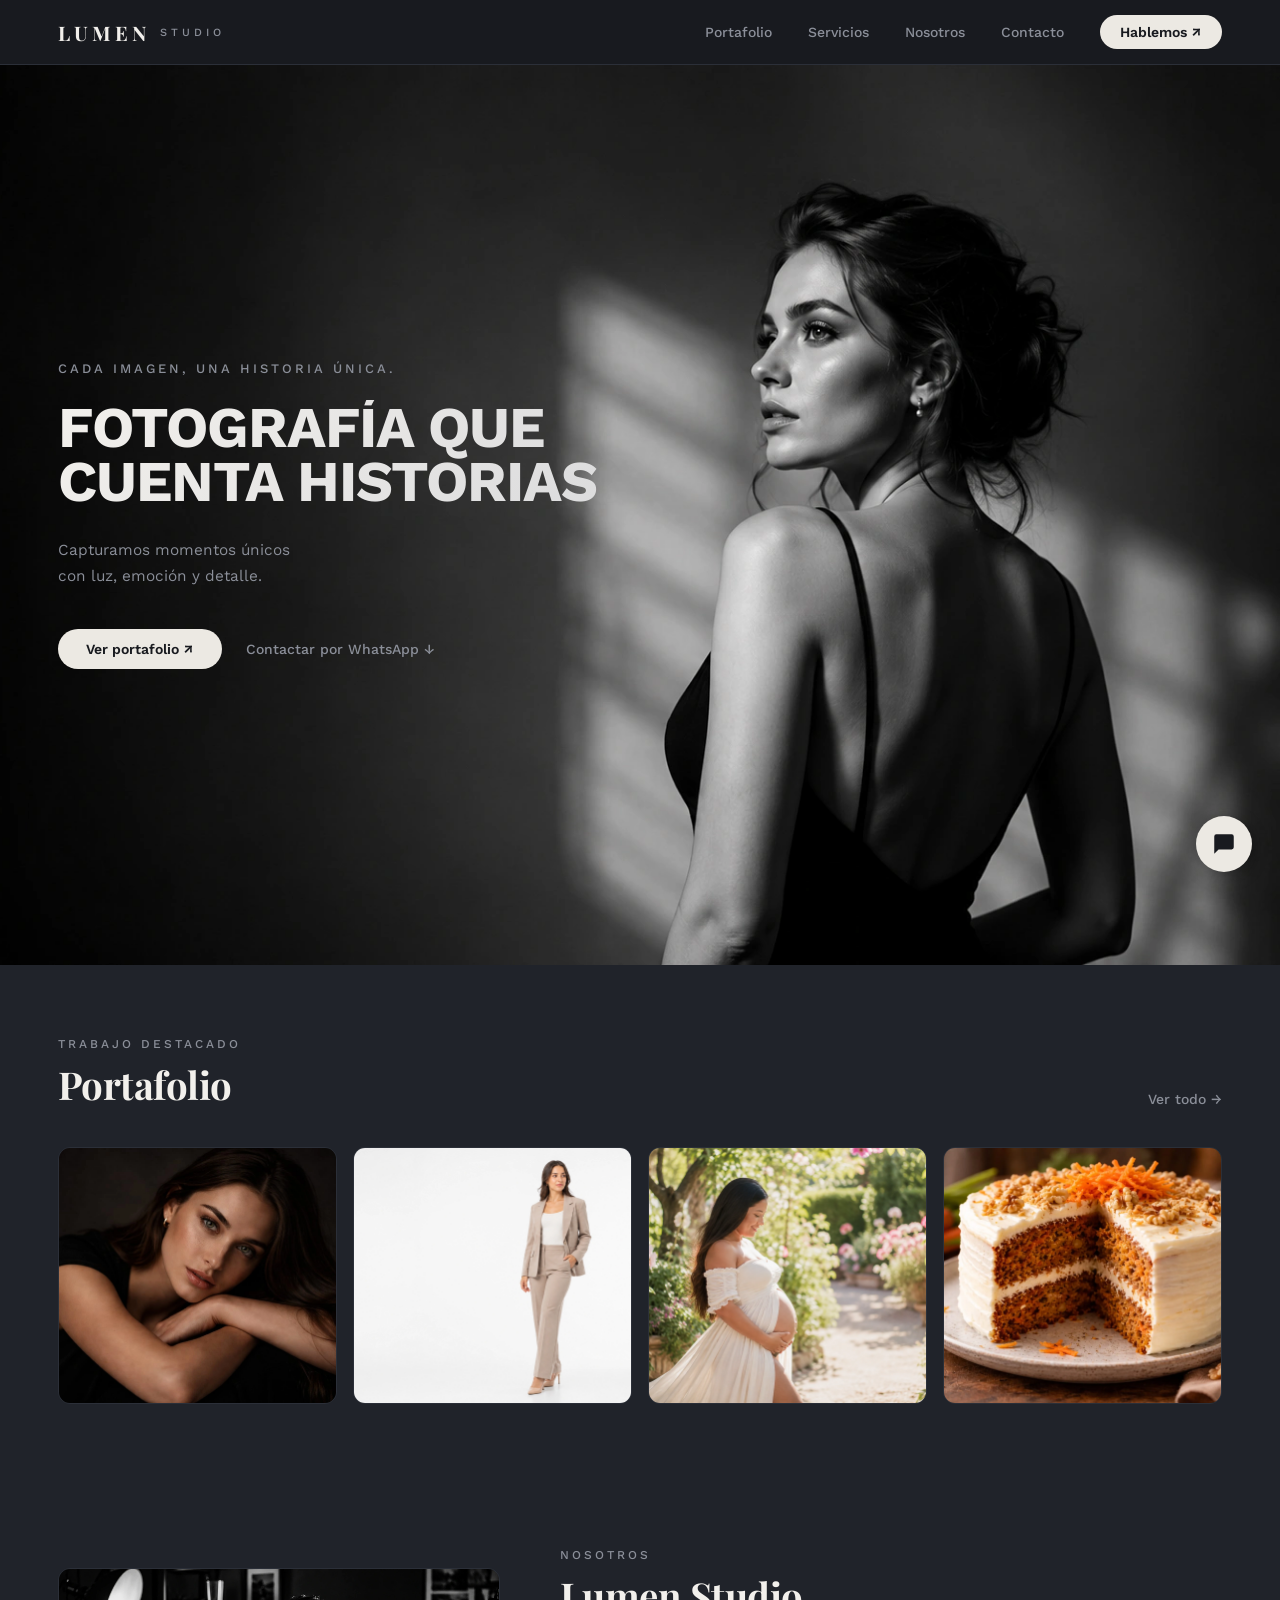
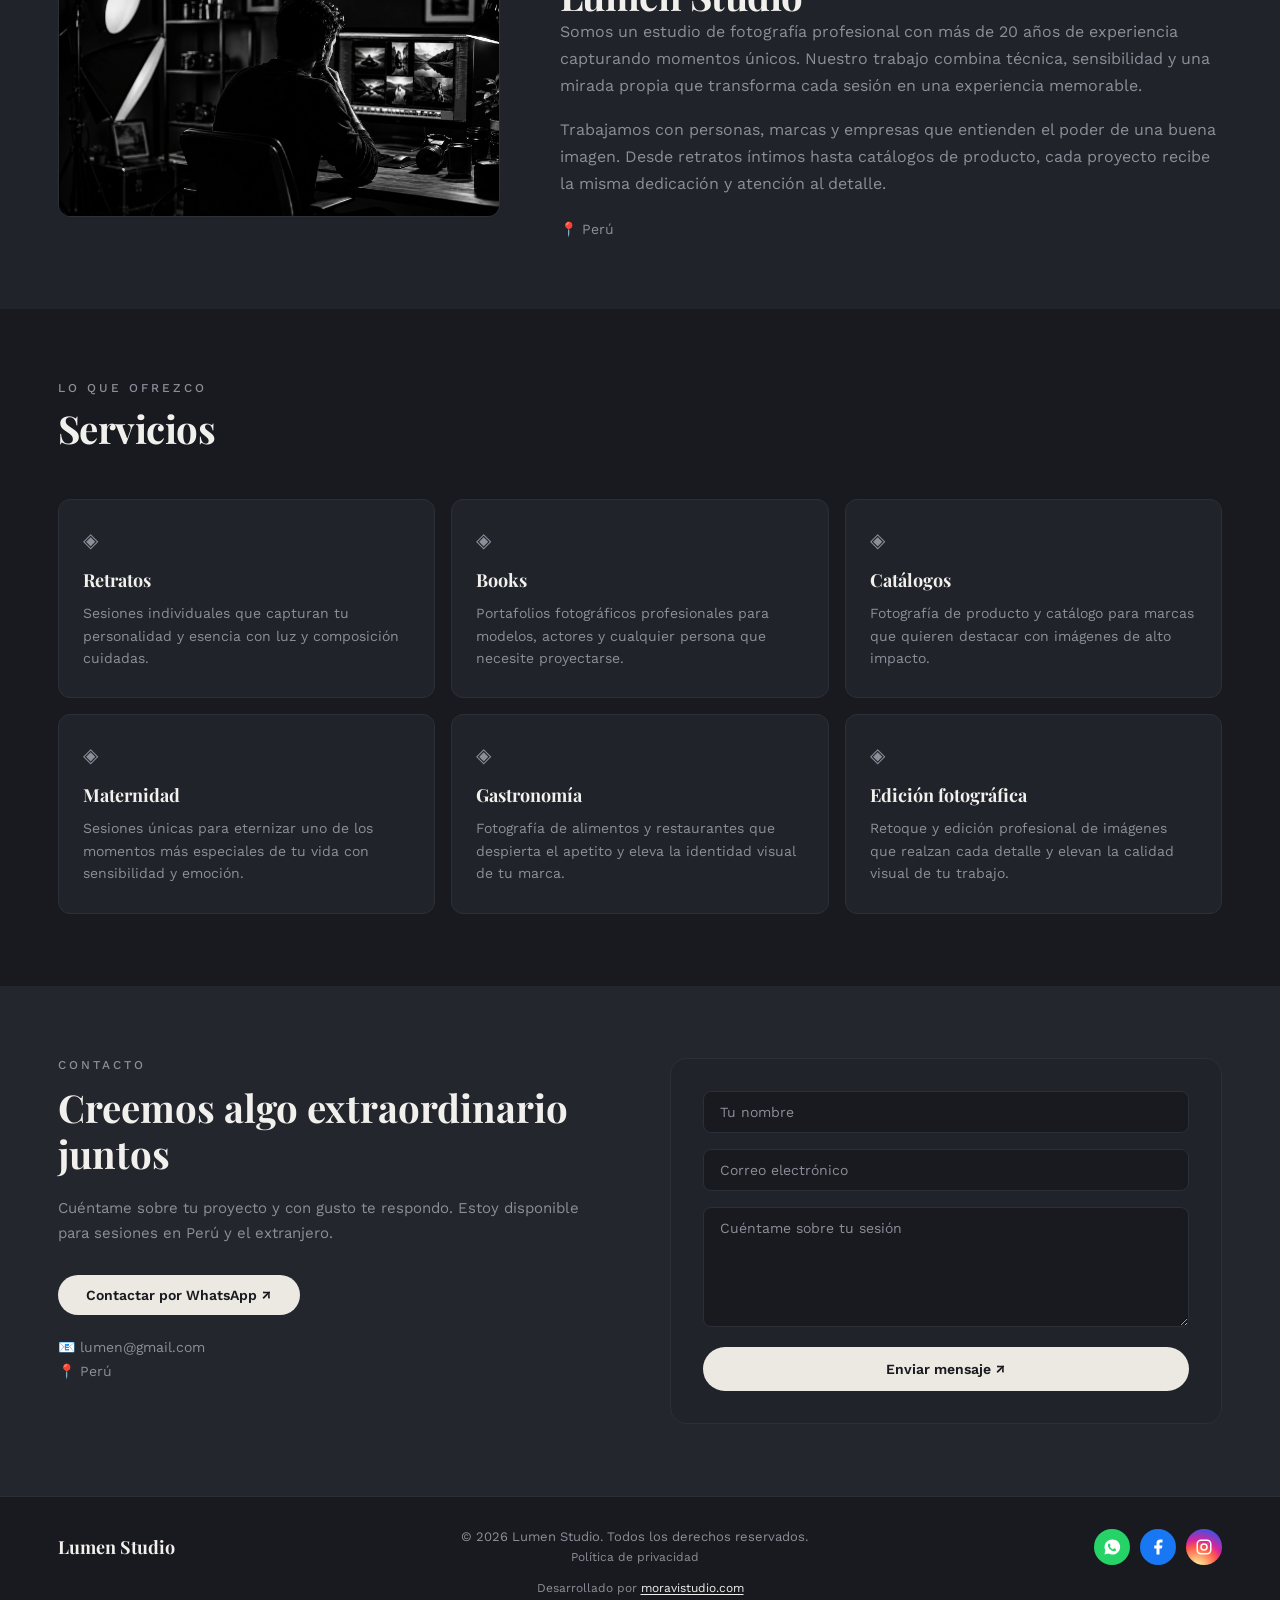
<file: index.html>
<!DOCTYPE html>
<html lang="es">
<head>
  <meta charset="UTF-8">
  <meta name="viewport" content="width=device-width, initial-scale=1.0">
  <title>Lumen Studio — Fotografía Profesional en Perú</title>
  <meta name="description" content="Estudio de fotografía profesional especializado en retratos, books, catálogos, maternidad y gastronomía en Perú.">

  <link rel="preconnect" href="https://fonts.googleapis.com">
  <link rel="preconnect" href="https://fonts.gstatic.com" crossorigin>
  <link href="https://fonts.googleapis.com/css2?family=Playfair+Display:ital,wght@0,400;0,700;0,900;1,400;1,700&family=Work+Sans:wght@300;400;500;600;700&display=swap" rel="stylesheet">

  <link rel="stylesheet" href="css/styles.css?v=4">
</head>
<body>

  <!-- ============ HEADER ============ -->
  <header class="header">
    <div class="container header__inner">
      <a href="#" class="header__brand">
        <span class="header__logo-name">LUMEN</span>
        <span class="header__logo-sub">STUDIO</span>
      </a>
      <nav class="nav">
        <a href="#portafolio" class="nav__link">Portafolio</a>
        <a href="#servicios" class="nav__link">Servicios</a>
        <a href="#nosotros" class="nav__link">Nosotros</a>
        <a href="#contacto" class="nav__link">Contacto</a>
        <a href="#contacto" class="nav__cta">Hablemos ↗</a>
      </nav>
      <button class="hamburger" id="hamburger-btn" aria-label="Abrir menú" aria-expanded="false">☰</button>
    </div>
  </header>

  <!-- ============ HERO ============ -->
  <section class="hero" id="inicio">
    <div class="container hero__inner">
      <div class="hero__content">
        <span class="hero__eyebrow">Cada imagen, una historia única.</span>
        <h1 class="hero__title">FOTOGRAFÍA QUE<br class="br-pc"><span class="br-mobile"><br></span>CUENTA HISTORIAS</h1>
        <p class="hero__subtitle">Capturamos momentos únicos<br>con luz, emoción y detalle.</p>
        <div class="hero__actions">
          <a href="#portafolio" class="hero__cta-primary">Ver portafolio ↗</a>
          <a href="#contacto" class="hero__cta-secondary">
            <span class="cta-text-pc">Contactar por WhatsApp ↓</span>
            <span class="cta-text-mobile">Contactar por WSP ↓</span>
          </a>
        </div>
      </div>

    </div>
  </section>

  <!-- ============ PORTAFOLIO ============ -->
  <section class="portfolio-section" id="portafolio">
    <div class="container">
      <div class="portfolio-section__header">
        <div>
          <span class="section-eyebrow">Trabajo destacado</span>
          <h2 class="section-title">Portafolio</h2>
        </div>
        <a href="retratos.html" class="portfolio-section__ver-todo">Ver todo →</a>
      </div>
      <div class="portfolio-section__grid">
        <a href="retratos.html" class="portfolio-card">
          <img src="assets/img/portfolio-retratos.webp" alt="Retratos" class="portfolio-card__img">
          <div class="portfolio-card__overlay"><span class="portfolio-card__overlay-title">Retratos</span></div>
          <div class="portfolio-card__body">
            <span class="portfolio-card__cat">Retratos</span>
            <span class="portfolio-card__arrow">↗</span>
          </div>
        </a>
        <a href="catalogos.html" class="portfolio-card">
          <img src="assets/img/portfolio-catalogos.webp" alt="Catálogos" class="portfolio-card__img">
          <div class="portfolio-card__overlay"><span class="portfolio-card__overlay-title">Catálogos</span></div>
          <div class="portfolio-card__body">
            <span class="portfolio-card__cat">Catálogos</span>
            <span class="portfolio-card__arrow">↗</span>
          </div>
        </a>
        <a href="maternidad.html" class="portfolio-card">
          <img src="assets/img/portfolio-maternidad.webp" alt="Maternidad" class="portfolio-card__img">
          <div class="portfolio-card__overlay"><span class="portfolio-card__overlay-title">Maternidad</span></div>
          <div class="portfolio-card__body">
            <span class="portfolio-card__cat">Maternidad</span>
            <span class="portfolio-card__arrow">↗</span>
          </div>
        </a>
        <a href="gastronomia.html" class="portfolio-card">
          <img src="assets/img/portfolio-gastronomia.webp" alt="Gastronomía" class="portfolio-card__img">
          <div class="portfolio-card__overlay"><span class="portfolio-card__overlay-title">Gastronomía</span></div>
          <div class="portfolio-card__body">
            <span class="portfolio-card__cat">Gastronomía</span>
            <span class="portfolio-card__arrow">↗</span>
          </div>
        </a>
      </div>
    </div>
  </section>

  <!-- ============ SOBRE MÍ ============ -->
  <section class="about-section" id="nosotros">
    <div class="container about-section__inner">
      <div class="about-section__visual">
        <img src="assets/img/nosotros-foto.webp" alt="Lumen Studio" class="about-section__photo">
      </div>
      <div class="about-section__content">
        <span class="section-eyebrow">Nosotros</span>
        <h2 class="section-title">Lumen Studio</h2>
        <p class="about-section__text">
          Somos un estudio de fotografía profesional con más de 20 años de experiencia capturando momentos únicos.
          Nuestro trabajo combina técnica, sensibilidad y una mirada propia que transforma cada sesión
          en una experiencia memorable.
        </p>
        <p class="about-section__text">
          Trabajamos con personas, marcas y empresas que entienden el poder de una buena imagen.
          Desde retratos íntimos hasta catálogos de producto, cada proyecto recibe la misma
          dedicación y atención al detalle.
        </p>
        <div class="about-section__location">
          <span>📍 Perú</span>
        </div>
      </div>
    </div>
  </section>

  <!-- ============ SERVICIOS ============ -->
  <section class="services-section" id="servicios">
    <div class="container">
      <div class="services-section__header">
        <span class="section-eyebrow">Lo que ofrezco</span>
        <h2 class="section-title">Servicios</h2>
      </div>
      <div class="services-section__grid">
        <article class="service-card">
          <div class="service-card__icon">◈</div>
          <h3 class="service-card__title">Retratos</h3>
          <p class="service-card__text">Sesiones individuales que capturan tu personalidad y esencia con luz y composición cuidadas.</p>
        </article>
        <article class="service-card">
          <div class="service-card__icon">◈</div>
          <h3 class="service-card__title">Books</h3>
          <p class="service-card__text">Portafolios fotográficos profesionales para modelos, actores y cualquier persona que necesite proyectarse.</p>
        </article>
        <article class="service-card">
          <div class="service-card__icon">◈</div>
          <h3 class="service-card__title">Catálogos</h3>
          <p class="service-card__text">Fotografía de producto y catálogo para marcas que quieren destacar con imágenes de alto impacto.</p>
        </article>
        <article class="service-card">
          <div class="service-card__icon">◈</div>
          <h3 class="service-card__title">Maternidad</h3>
          <p class="service-card__text">Sesiones únicas para eternizar uno de los momentos más especiales de tu vida con sensibilidad y emoción.</p>
        </article>
        <article class="service-card">
          <div class="service-card__icon">◈</div>
          <h3 class="service-card__title">Gastronomía</h3>
          <p class="service-card__text">Fotografía de alimentos y restaurantes que despierta el apetito y eleva la identidad visual de tu marca.</p>
        </article>
        <article class="service-card">
          <div class="service-card__icon">◈</div>
          <h3 class="service-card__title">Edición fotográfica</h3>
          <p class="service-card__text">Retoque y edición profesional de imágenes que realzan cada detalle y elevan la calidad visual de tu trabajo.</p>
        </article>
      </div>
    </div>
  </section>

  <!-- ============ CONTACTO ============ -->
  <section class="contact-section" id="contacto">
    <div class="container contact-section__inner">
      <div class="contact-section__content">
        <span class="section-eyebrow">Contacto</span>
        <h2 class="contact-section__title">Creemos algo extraordinario juntos</h2>
        <p class="contact-section__text">Cuéntame sobre tu proyecto y con gusto te respondo. Estoy disponible para sesiones en Perú y el extranjero.</p>
        <a href="https://wa.me/51940284018" target="_blank" class="contact-section__whatsapp">Contactar por WhatsApp ↗</a>
        <div class="contact-section__datos">
          <span>📧 lumen@gmail.com</span>
          <span>📍 Perú</span>
        </div>
      </div>
      <form class="contact-section__form" action="https://formspree.io/f/mykqqgad" method="POST">
        <label class="contact-section__field">
          <input type="text" name="nombre" placeholder="Tu nombre" required>
        </label>
        <label class="contact-section__field">
          <input type="email" name="correo" placeholder="Correo electrónico" required>
        </label>
        <label class="contact-section__field">
          <textarea name="mensaje" rows="4" placeholder="Cuéntame sobre tu sesión" required></textarea>
        </label>
        <button type="submit" class="contact-section__submit">
          Enviar mensaje ↗
        </button>
      </form>
    </div>
  </section>

  <!-- ============ FOOTER ============ -->
  <footer class="footer">
    <div class="container footer__inner">
      <div class="footer__brand">
        <span class="footer__nombre">Lumen Studio</span>
      </div>
      <div class="footer__center">
        <p class="footer__copy">© 2026 Lumen Studio. Todos los derechos reservados.</p>
        <a href="privacidad.html" class="footer__privacy">Política de privacidad</a>
      </div>
      <div class="footer__social">
        <a href="https://wa.me/51940284018" target="_blank" rel="noopener noreferrer" class="footer__social-icon footer__social-icon--whatsapp" aria-label="WhatsApp">
          <svg width="18" height="18" viewBox="0 0 24 24" fill="white"><path d="M12 2a10 10 0 0 0-8.94 14.47L2 22l5.66-1.48A10 10 0 1 0 12 2zm5.29 14.34c-.22.62-1.09 1.14-1.79 1.29-.49.1-1.12.18-3.26-.7-2.73-1.13-4.49-3.9-4.63-4.08-.14-.18-1.1-1.46-1.1-2.79 0-1.33.7-1.98.94-2.25.24-.27.53-.34.71-.34h.5c.16 0 .38-.02.58.44.22.5.75 1.83.82 1.96.07.13.11.29.02.47-.09.18-.14.29-.27.45-.13.15-.28.33-.4.45-.13.13-.27.27-.12.53.16.27.7 1.16 1.51 1.88 1.04.93 1.92 1.22 2.19 1.36.27.13.43.11.59-.07.16-.18.68-.79.86-1.06.18-.27.36-.22.6-.13.24.09 1.55.73 1.82.87.27.13.45.2.51.31.07.11.07.62-.15 1.24z"/></svg>
        </a>
        <a href="https://www.facebook.com" target="_blank" rel="noopener noreferrer" class="footer__social-icon footer__social-icon--facebook" aria-label="Facebook">
          <svg width="18" height="18" viewBox="0 0 24 24" fill="white"><path d="M18 2h-3a5 5 0 0 0-5 5v3H7v4h3v8h4v-8h3l1-4h-4V7a1 1 0 0 1 1-1h3z"/></svg>
        </a>
        <a href="https://www.instagram.com" target="_blank" rel="noopener noreferrer" class="footer__social-icon footer__social-icon--instagram" aria-label="Instagram">
          <svg width="18" height="18" viewBox="0 0 24 24" fill="none" stroke="white" stroke-width="2" stroke-linecap="round" stroke-linejoin="round">
            <rect x="3" y="3" width="18" height="18" rx="5"/>
            <circle cx="12" cy="12" r="4"/>
            <circle cx="17.3" cy="6.7" r="0.6" fill="white" stroke="none"/>
          </svg>
        </a>
      </div>
    </div>
    <p class="firma-moravi">Desarrollado por <a href="https://www.moravistudio.com/" target="_blank" rel="noopener">moravistudio.com</a></p>
  </footer>

  <script src="js/menu-mobile.js" defer></script>

  <!-- Chatbot -->
  <button class="chatbot__toggle" aria-label="Abrir chat" aria-expanded="false">
    <svg width="26" height="26" viewBox="0 0 24 24" fill="none" xmlns="http://www.w3.org/2000/svg">
      <path d="M21 15a2 2 0 0 1-2 2H7l-4 4V5a2 2 0 0 1 2-2h14a2 2 0 0 1 2 2z" fill="white"/>
    </svg>
  </button>

  <div class="chatbot__window" role="dialog" aria-label="Chat de Lumen Studio">
    <div class="chatbot__header">
      <p class="chatbot__title">Lumen Studio 📷</p>
      <button class="chatbot__close" aria-label="Cerrar chat">✕</button>
    </div>
    <div class="chatbot__body"></div>
  </div>

  <script src="js/chatbot.js" defer></script>
</body>
</html>
</file>
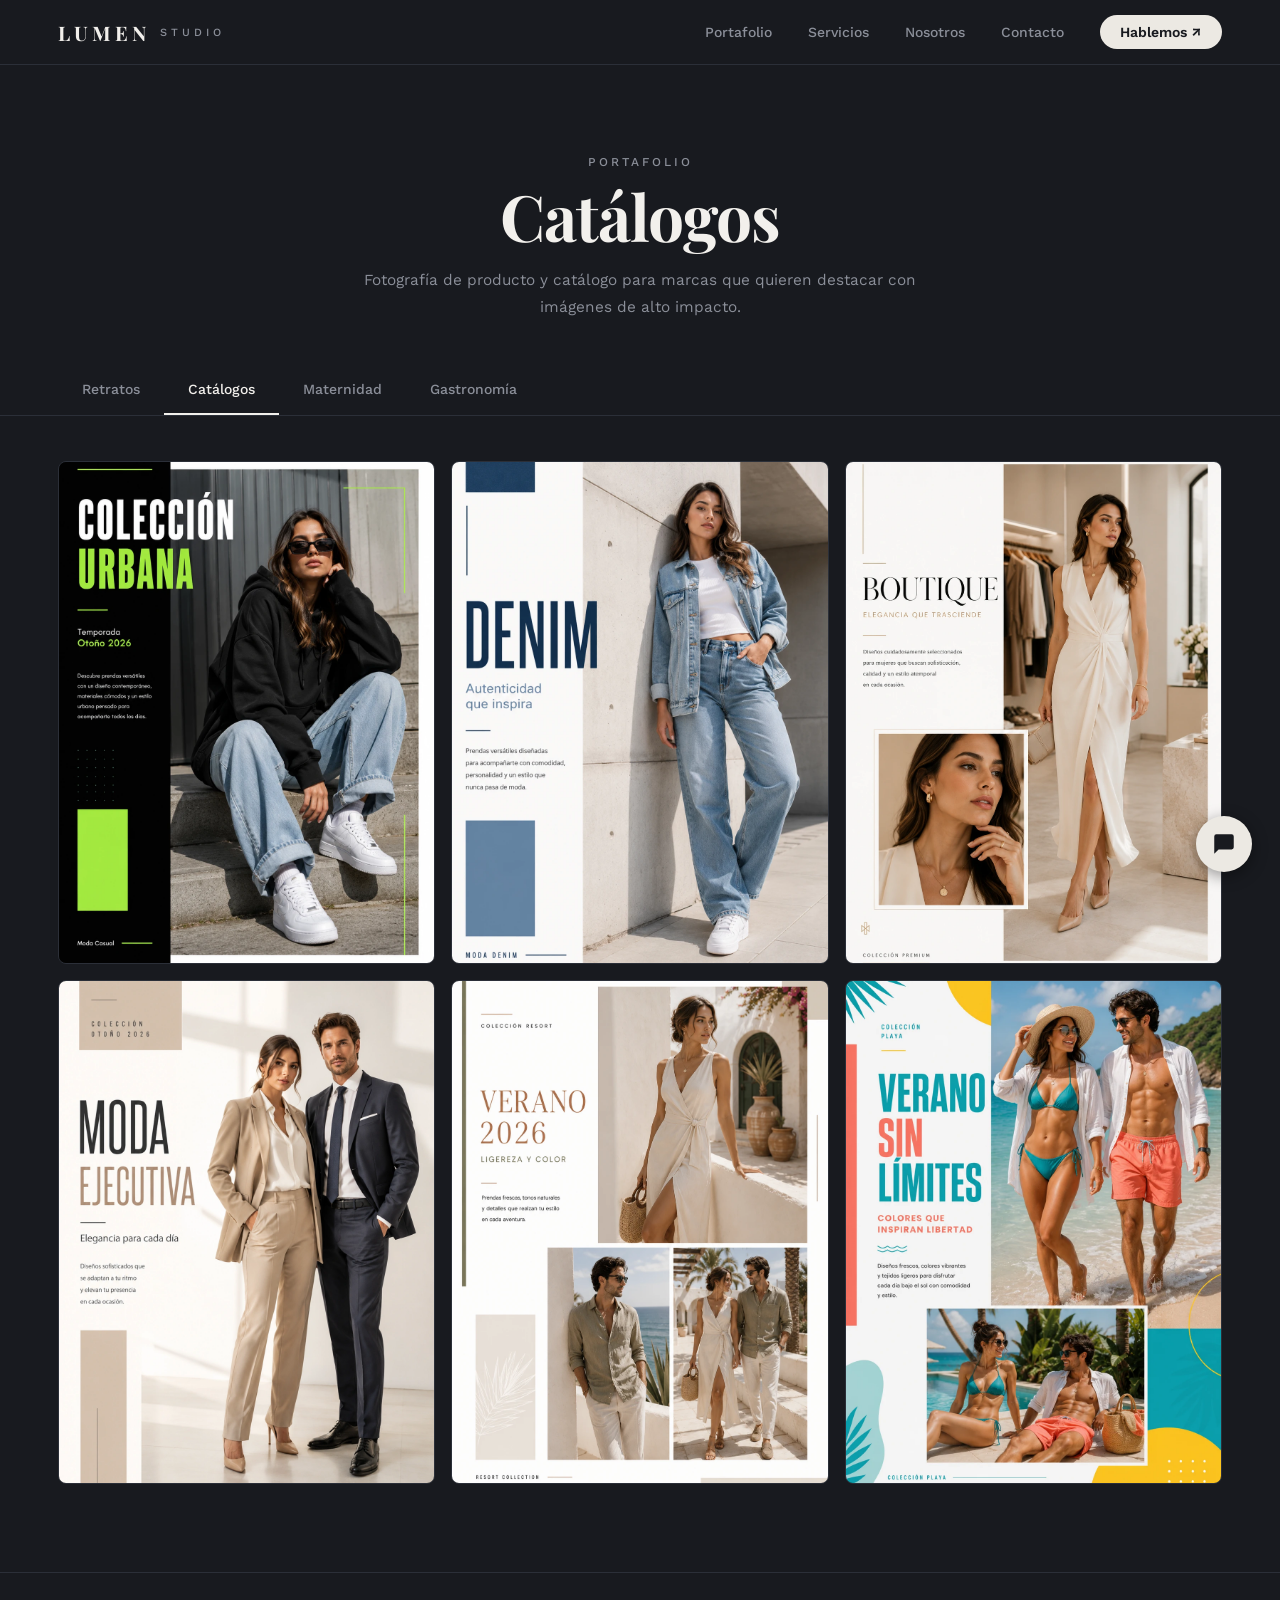
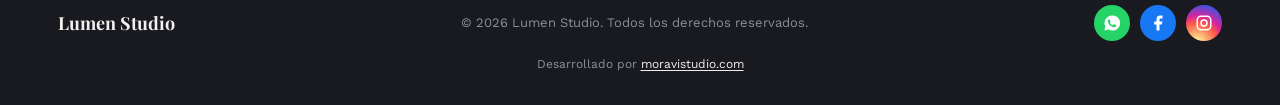
<file: catalogos.html>
<!DOCTYPE html>
<html lang="es">
<head>
  <meta charset="UTF-8">
  <meta name="viewport" content="width=device-width, initial-scale=1.0">
  <title>Portafolio — Moravi Studio</title>
  <meta name="description" content="Proyectos reales de diseño web desarrollados por Moravi Studio: landing pages, sitios web y tiendas online.">

  <link rel="preconnect" href="https://fonts.googleapis.com">
  <link rel="preconnect" href="https://fonts.gstatic.com" crossorigin>
  <link href="https://fonts.googleapis.com/css2?family=Playfair+Display:ital,wght@0,400;0,700;0,900;1,400;1,700&family=Work+Sans:wght@300;400;500;600;700&display=swap" rel="stylesheet">

  <link rel="stylesheet" href="css/styles.css?v=4">
</head>
<body>

  <!-- ============ HEADER ============ -->
  <header class="header">
    <div class="container header__inner">
      <a href="index.html" class="header__brand">
        <span class="header__logo-name">LUMEN</span>
        <span class="header__logo-sub">STUDIO</span>
      </a>
      <nav class="nav">
        <a href="index.html#portafolio" class="nav__link">Portafolio</a>
        <a href="index.html#servicios" class="nav__link">Servicios</a>
        <a href="index.html#nosotros" class="nav__link">Nosotros</a>
        <a href="index.html#contacto" class="nav__link">Contacto</a>
        <a href="index.html#contacto" class="nav__cta">Hablemos ↗</a>
      </nav>
      <button class="hamburger" id="hamburger-btn" aria-label="Abrir menú" aria-expanded="false">☰</button>
    </div>
  </header>

  <!-- ============ HERO PORTAFOLIO ============ -->
  <section class="portfolio-hero">
    <div class="container portfolio-hero__inner">
      <span class="section-eyebrow">Portafolio</span>
      <h1 class="portfolio__title">Catálogos</h1>
      <p class="portfolio__subtitle">Fotografía de producto y catálogo para marcas que quieren destacar con imágenes de alto impacto.</p>
    </div>
  </section>

  <nav class="galeria-nav">
    <div class="container">
      <div class="galeria-nav__links">
        <a href="retratos.html" class="galeria-nav__link">Retratos</a>
        <a href="catalogos.html" class="galeria-nav__link galeria-nav__link--active">Catálogos</a>
        <a href="maternidad.html" class="galeria-nav__link">Maternidad</a>
        <a href="gastronomia.html" class="galeria-nav__link">Gastronomía</a>
      </div>
    </div>
  </nav>

  <!-- ============ GALERÍA ============ -->
  <section class="galeria-section">
    <div class="container">
      <div class="galeria__grid">
        <img src="assets/img/cata-v01.webp" alt="Catálogos" class="galeria__item galeria__item--vertical">
        <img src="assets/img/cata-v02.webp" alt="Catálogos" class="galeria__item galeria__item--vertical">
        <img src="assets/img/cata-v03.webp" alt="Catálogos" class="galeria__item galeria__item--vertical">
        <img src="assets/img/cata-v04.webp" alt="Catálogos" class="galeria__item galeria__item--vertical">
        <img src="assets/img/cata-v05.webp" alt="Catálogos" class="galeria__item galeria__item--vertical">
        <img src="assets/img/cata-v06.webp" alt="Catálogos" class="galeria__item galeria__item--vertical">
      </div>
    </div>
  </section>

  <!-- ============ FOOTER ============ -->
  <footer class="footer">
    <div class="container footer__inner">
      <div class="footer__brand">
        <span class="footer__nombre">Lumen Studio</span>
      </div>
      <p class="footer__copy">© 2026 Lumen Studio. Todos los derechos reservados.</p>
      <div class="footer__social">
        <a href="https://wa.me/51999999999" target="_blank" rel="noopener noreferrer" class="footer__social-icon footer__social-icon--whatsapp" aria-label="WhatsApp">
          <svg width="18" height="18" viewBox="0 0 24 24" fill="white"><path d="M12 2a10 10 0 0 0-8.94 14.47L2 22l5.66-1.48A10 10 0 1 0 12 2zm5.29 14.34c-.22.62-1.09 1.14-1.79 1.29-.49.1-1.12.18-3.26-.7-2.73-1.13-4.49-3.9-4.63-4.08-.14-.18-1.1-1.46-1.1-2.79 0-1.33.7-1.98.94-2.25.24-.27.53-.34.71-.34h.5c.16 0 .38-.02.58.44.22.5.75 1.83.82 1.96.07.13.11.29.02.47-.09.18-.14.29-.27.45-.13.15-.28.33-.4.45-.13.13-.27.27-.12.53.16.27.7 1.16 1.51 1.88 1.04.93 1.92 1.22 2.19 1.36.27.13.43.11.59-.07.16-.18.68-.79.86-1.06.18-.27.36-.22.6-.13.24.09 1.55.73 1.82.87.27.13.45.2.51.31.07.11.07.62-.15 1.24z"/></svg>
        </a>
        <a href="https://www.facebook.com" target="_blank" rel="noopener noreferrer" class="footer__social-icon footer__social-icon--facebook" aria-label="Facebook">
          <svg width="18" height="18" viewBox="0 0 24 24" fill="white"><path d="M18 2h-3a5 5 0 0 0-5 5v3H7v4h3v8h4v-8h3l1-4h-4V7a1 1 0 0 1 1-1h3z"/></svg>
        </a>
        <a href="https://www.instagram.com" target="_blank" rel="noopener noreferrer" class="footer__social-icon footer__social-icon--instagram" aria-label="Instagram">
          <svg width="18" height="18" viewBox="0 0 24 24" fill="none" stroke="white" stroke-width="2" stroke-linecap="round" stroke-linejoin="round">
            <rect x="3" y="3" width="18" height="18" rx="5"/>
            <circle cx="12" cy="12" r="4"/>
            <circle cx="17.3" cy="6.7" r="0.6" fill="white" stroke="none"/>
          </svg>
        </a>
      </div>
    </div>
    <p class="firma-moravi">Desarrollado por <a href="https://www.moravistudio.com/" target="_blank" rel="noopener">moravistudio.com</a></p>
  </footer>

  <script src="js/portafolio.js" defer></script>
  <script src="js/menu-mobile.js" defer></script>

  <!-- Chatbot -->
  <button class="chatbot__toggle" aria-label="Abrir chat" aria-expanded="false">
    <svg width="26" height="26" viewBox="0 0 24 24" fill="none" xmlns="http://www.w3.org/2000/svg">
      <path d="M21 15a2 2 0 0 1-2 2H7l-4 4V5a2 2 0 0 1 2-2h14a2 2 0 0 1 2 2z" fill="white"/>
    </svg>
  </button>

  <div class="chatbot__window" role="dialog" aria-label="Chat de Lumen Studio">
    <div class="chatbot__header">
      <p class="chatbot__title">Lumen Studio 📷</p>
      <button class="chatbot__close" aria-label="Cerrar chat">✕</button>
    </div>
    <div class="chatbot__body"></div>
  </div>

  <script src="js/chatbot.js" defer></script>
</body>
</html>
</file>
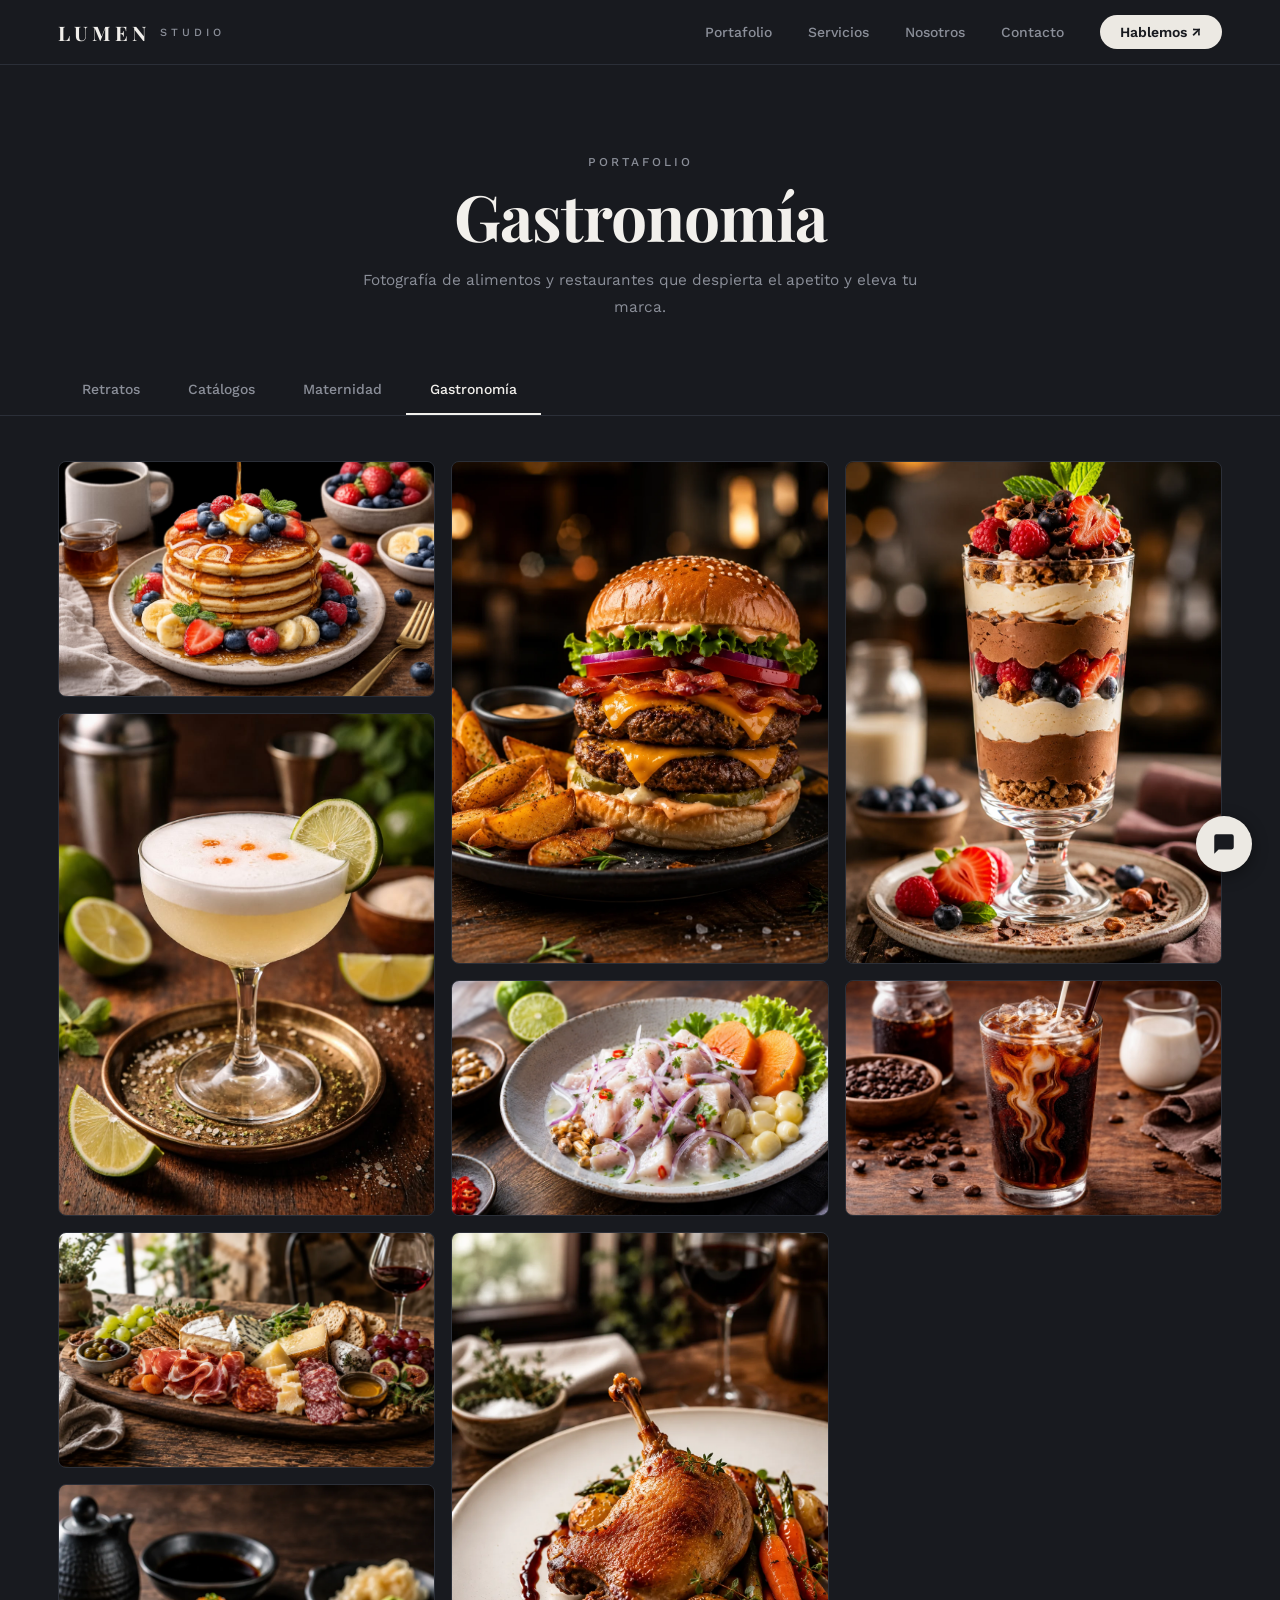
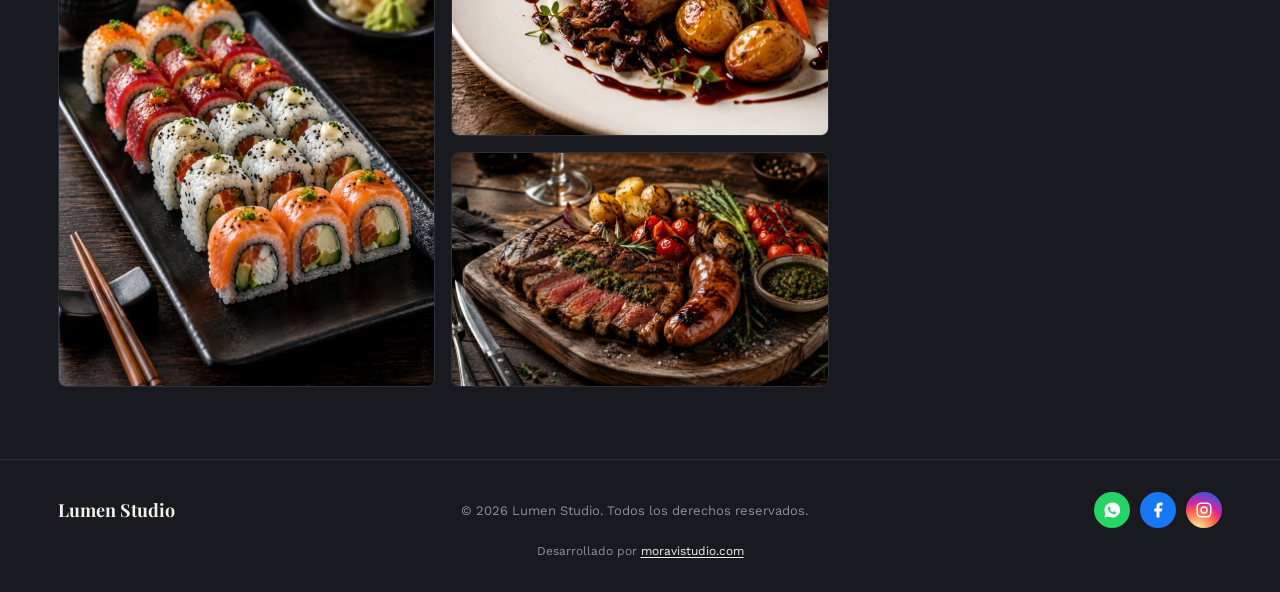
<file: gastronomia.html>
<!DOCTYPE html>
<html lang="es">
<head>
  <meta charset="UTF-8">
  <meta name="viewport" content="width=device-width, initial-scale=1.0">
  <title>Portafolio — Moravi Studio</title>
  <meta name="description" content="Proyectos reales de diseño web desarrollados por Moravi Studio: landing pages, sitios web y tiendas online.">

  <link rel="preconnect" href="https://fonts.googleapis.com">
  <link rel="preconnect" href="https://fonts.gstatic.com" crossorigin>
  <link href="https://fonts.googleapis.com/css2?family=Playfair+Display:ital,wght@0,400;0,700;0,900;1,400;1,700&family=Work+Sans:wght@300;400;500;600;700&display=swap" rel="stylesheet">

  <link rel="stylesheet" href="css/styles.css?v=4">
</head>
<body>

  <!-- ============ HEADER ============ -->
  <header class="header">
    <div class="container header__inner">
      <a href="index.html" class="header__brand">
        <span class="header__logo-name">LUMEN</span>
        <span class="header__logo-sub">STUDIO</span>
      </a>
      <nav class="nav">
        <a href="index.html#portafolio" class="nav__link">Portafolio</a>
        <a href="index.html#servicios" class="nav__link">Servicios</a>
        <a href="index.html#nosotros" class="nav__link">Nosotros</a>
        <a href="index.html#contacto" class="nav__link">Contacto</a>
        <a href="index.html#contacto" class="nav__cta">Hablemos ↗</a>
      </nav>
      <button class="hamburger" id="hamburger-btn" aria-label="Abrir menú" aria-expanded="false">☰</button>
    </div>
  </header>

  <!-- ============ HERO PORTAFOLIO ============ -->
  <section class="portfolio-hero">
    <div class="container portfolio-hero__inner">
      <span class="section-eyebrow">Portafolio</span>
      <h1 class="portfolio__title">Gastronomía</h1>
      <p class="portfolio__subtitle">Fotografía de alimentos y restaurantes que despierta el apetito y eleva tu marca.</p>
    </div>
  </section>

  <nav class="galeria-nav">
    <div class="container">
      <div class="galeria-nav__links">
        <a href="retratos.html" class="galeria-nav__link">Retratos</a>
        <a href="catalogos.html" class="galeria-nav__link">Catálogos</a>
        <a href="maternidad.html" class="galeria-nav__link">Maternidad</a>
        <a href="gastronomia.html" class="galeria-nav__link galeria-nav__link--active">Gastronomía</a>
      </div>
    </div>
  </nav>

  <!-- ============ GALERÍA ============ -->
  <section class="galeria-section">
    <div class="container">
      <div class="galeria__grid">
        <img src="assets/img/gastro-01.jpeg" alt="Gastronomía" class="galeria__item galeria__item--horizontal">
        <img src="assets/img/gastro-v01.jpeg" alt="Gastronomía" class="galeria__item galeria__item--vertical">
        <img src="assets/img/gastro-02.webp" alt="Gastronomía" class="galeria__item galeria__item--horizontal">
        <img src="assets/img/gastro-v02.webp" alt="Gastronomía" class="galeria__item galeria__item--vertical">
        <img src="assets/img/gastro-v03.webp" alt="Gastronomía" class="galeria__item galeria__item--vertical">
        <img src="assets/img/gastro-03.webp" alt="Gastronomía" class="galeria__item galeria__item--horizontal">
        <img src="assets/img/gastro-v04.webp" alt="Gastronomía" class="galeria__item galeria__item--vertical">
        <img src="assets/img/gastro-04.webp" alt="Gastronomía" class="galeria__item galeria__item--horizontal">
        <img src="assets/img/gastro-v05.webp" alt="Gastronomía" class="galeria__item galeria__item--vertical">
        <img src="assets/img/gastro-05.jpeg" alt="Gastronomía" class="galeria__item galeria__item--horizontal">
      </div>
    </div>
  </section>

  <!-- ============ FOOTER ============ -->
  <footer class="footer">
    <div class="container footer__inner">
      <div class="footer__brand">
        <span class="footer__nombre">Lumen Studio</span>
      </div>
      <p class="footer__copy">© 2026 Lumen Studio. Todos los derechos reservados.</p>
      <div class="footer__social">
        <a href="https://wa.me/51999999999" target="_blank" rel="noopener noreferrer" class="footer__social-icon footer__social-icon--whatsapp" aria-label="WhatsApp">
          <svg width="18" height="18" viewBox="0 0 24 24" fill="white"><path d="M12 2a10 10 0 0 0-8.94 14.47L2 22l5.66-1.48A10 10 0 1 0 12 2zm5.29 14.34c-.22.62-1.09 1.14-1.79 1.29-.49.1-1.12.18-3.26-.7-2.73-1.13-4.49-3.9-4.63-4.08-.14-.18-1.1-1.46-1.1-2.79 0-1.33.7-1.98.94-2.25.24-.27.53-.34.71-.34h.5c.16 0 .38-.02.58.44.22.5.75 1.83.82 1.96.07.13.11.29.02.47-.09.18-.14.29-.27.45-.13.15-.28.33-.4.45-.13.13-.27.27-.12.53.16.27.7 1.16 1.51 1.88 1.04.93 1.92 1.22 2.19 1.36.27.13.43.11.59-.07.16-.18.68-.79.86-1.06.18-.27.36-.22.6-.13.24.09 1.55.73 1.82.87.27.13.45.2.51.31.07.11.07.62-.15 1.24z"/></svg>
        </a>
        <a href="https://www.facebook.com" target="_blank" rel="noopener noreferrer" class="footer__social-icon footer__social-icon--facebook" aria-label="Facebook">
          <svg width="18" height="18" viewBox="0 0 24 24" fill="white"><path d="M18 2h-3a5 5 0 0 0-5 5v3H7v4h3v8h4v-8h3l1-4h-4V7a1 1 0 0 1 1-1h3z"/></svg>
        </a>
        <a href="https://www.instagram.com" target="_blank" rel="noopener noreferrer" class="footer__social-icon footer__social-icon--instagram" aria-label="Instagram">
          <svg width="18" height="18" viewBox="0 0 24 24" fill="none" stroke="white" stroke-width="2" stroke-linecap="round" stroke-linejoin="round">
            <rect x="3" y="3" width="18" height="18" rx="5"/>
            <circle cx="12" cy="12" r="4"/>
            <circle cx="17.3" cy="6.7" r="0.6" fill="white" stroke="none"/>
          </svg>
        </a>
      </div>
    </div>
    <p class="firma-moravi">Desarrollado por <a href="https://www.moravistudio.com/" target="_blank" rel="noopener">moravistudio.com</a></p>
  </footer>

  <script src="js/portafolio.js" defer></script>
  <script src="js/menu-mobile.js" defer></script>

  <!-- Chatbot -->
  <button class="chatbot__toggle" aria-label="Abrir chat" aria-expanded="false">
    <svg width="26" height="26" viewBox="0 0 24 24" fill="none" xmlns="http://www.w3.org/2000/svg">
      <path d="M21 15a2 2 0 0 1-2 2H7l-4 4V5a2 2 0 0 1 2-2h14a2 2 0 0 1 2 2z" fill="white"/>
    </svg>
  </button>

  <div class="chatbot__window" role="dialog" aria-label="Chat de Lumen Studio">
    <div class="chatbot__header">
      <p class="chatbot__title">Lumen Studio 📷</p>
      <button class="chatbot__close" aria-label="Cerrar chat">✕</button>
    </div>
    <div class="chatbot__body"></div>
  </div>

  <script src="js/chatbot.js" defer></script>
</body>
</html>
</file>
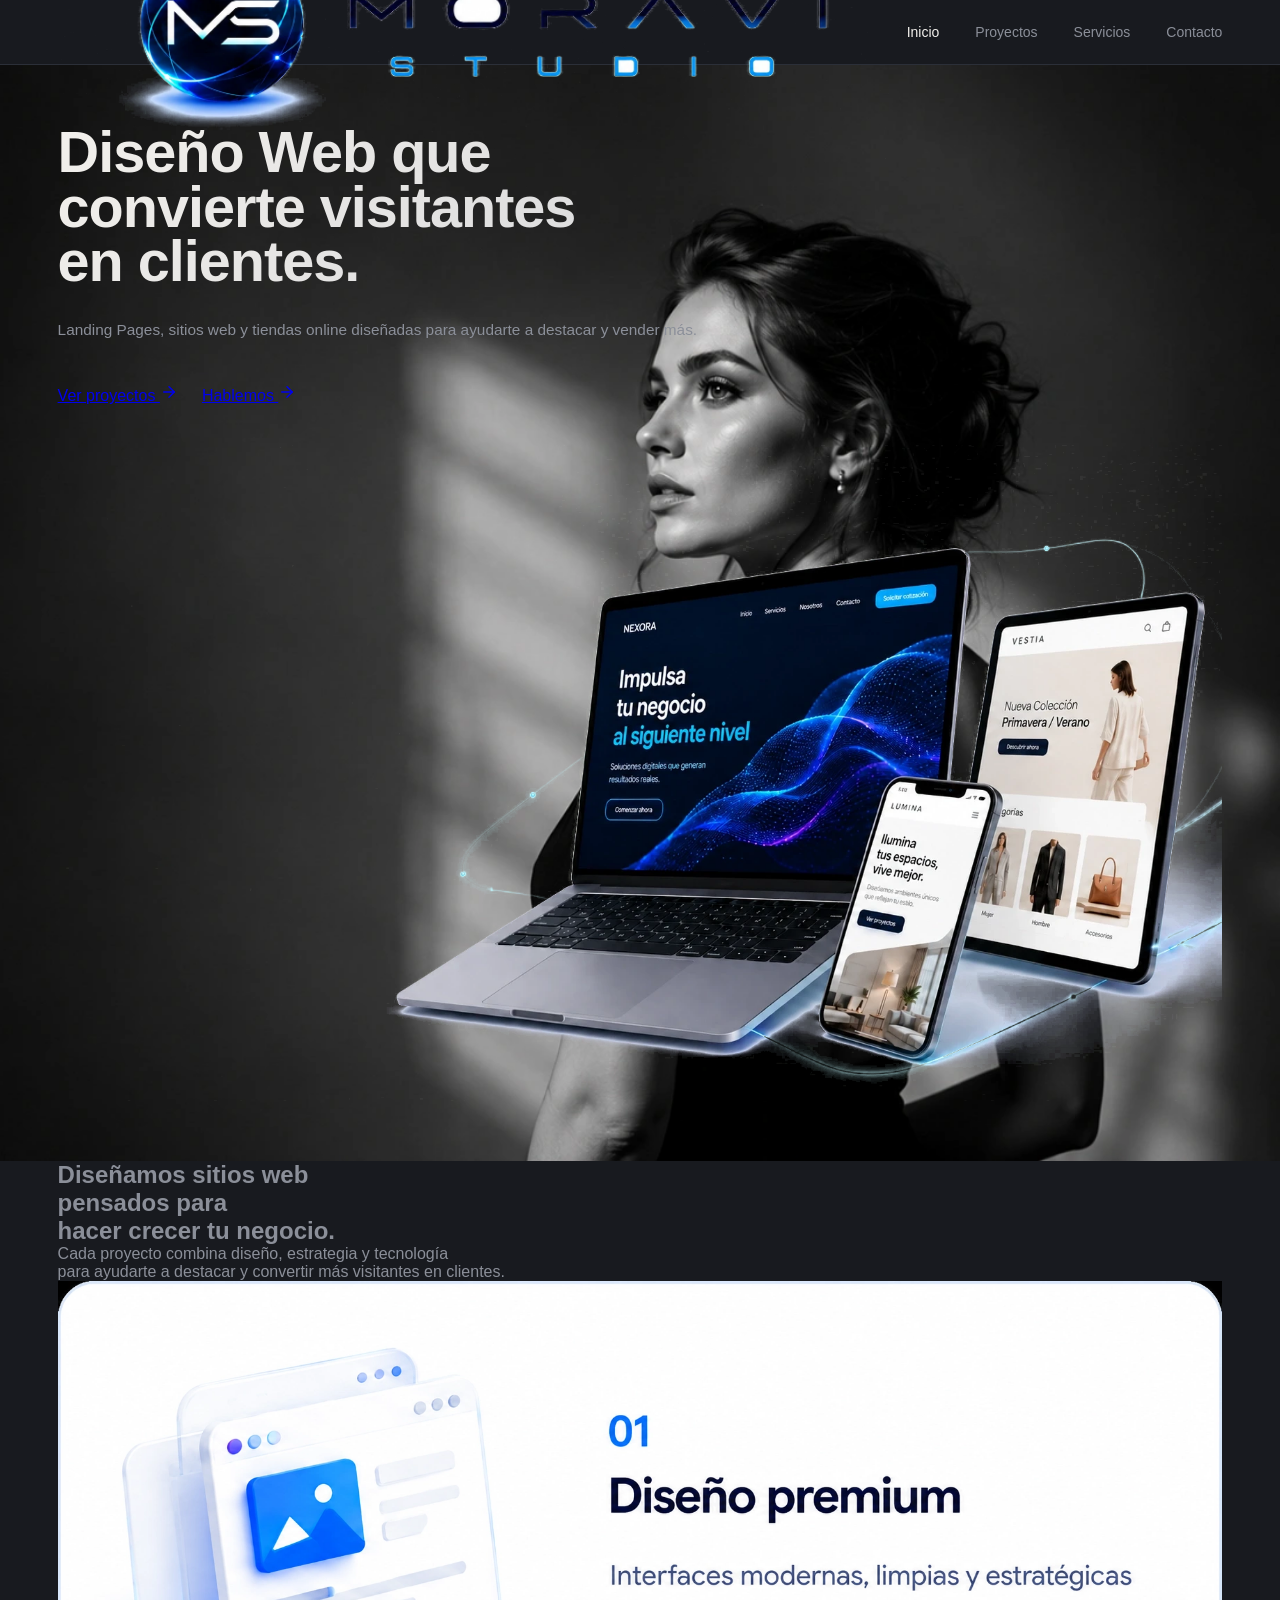
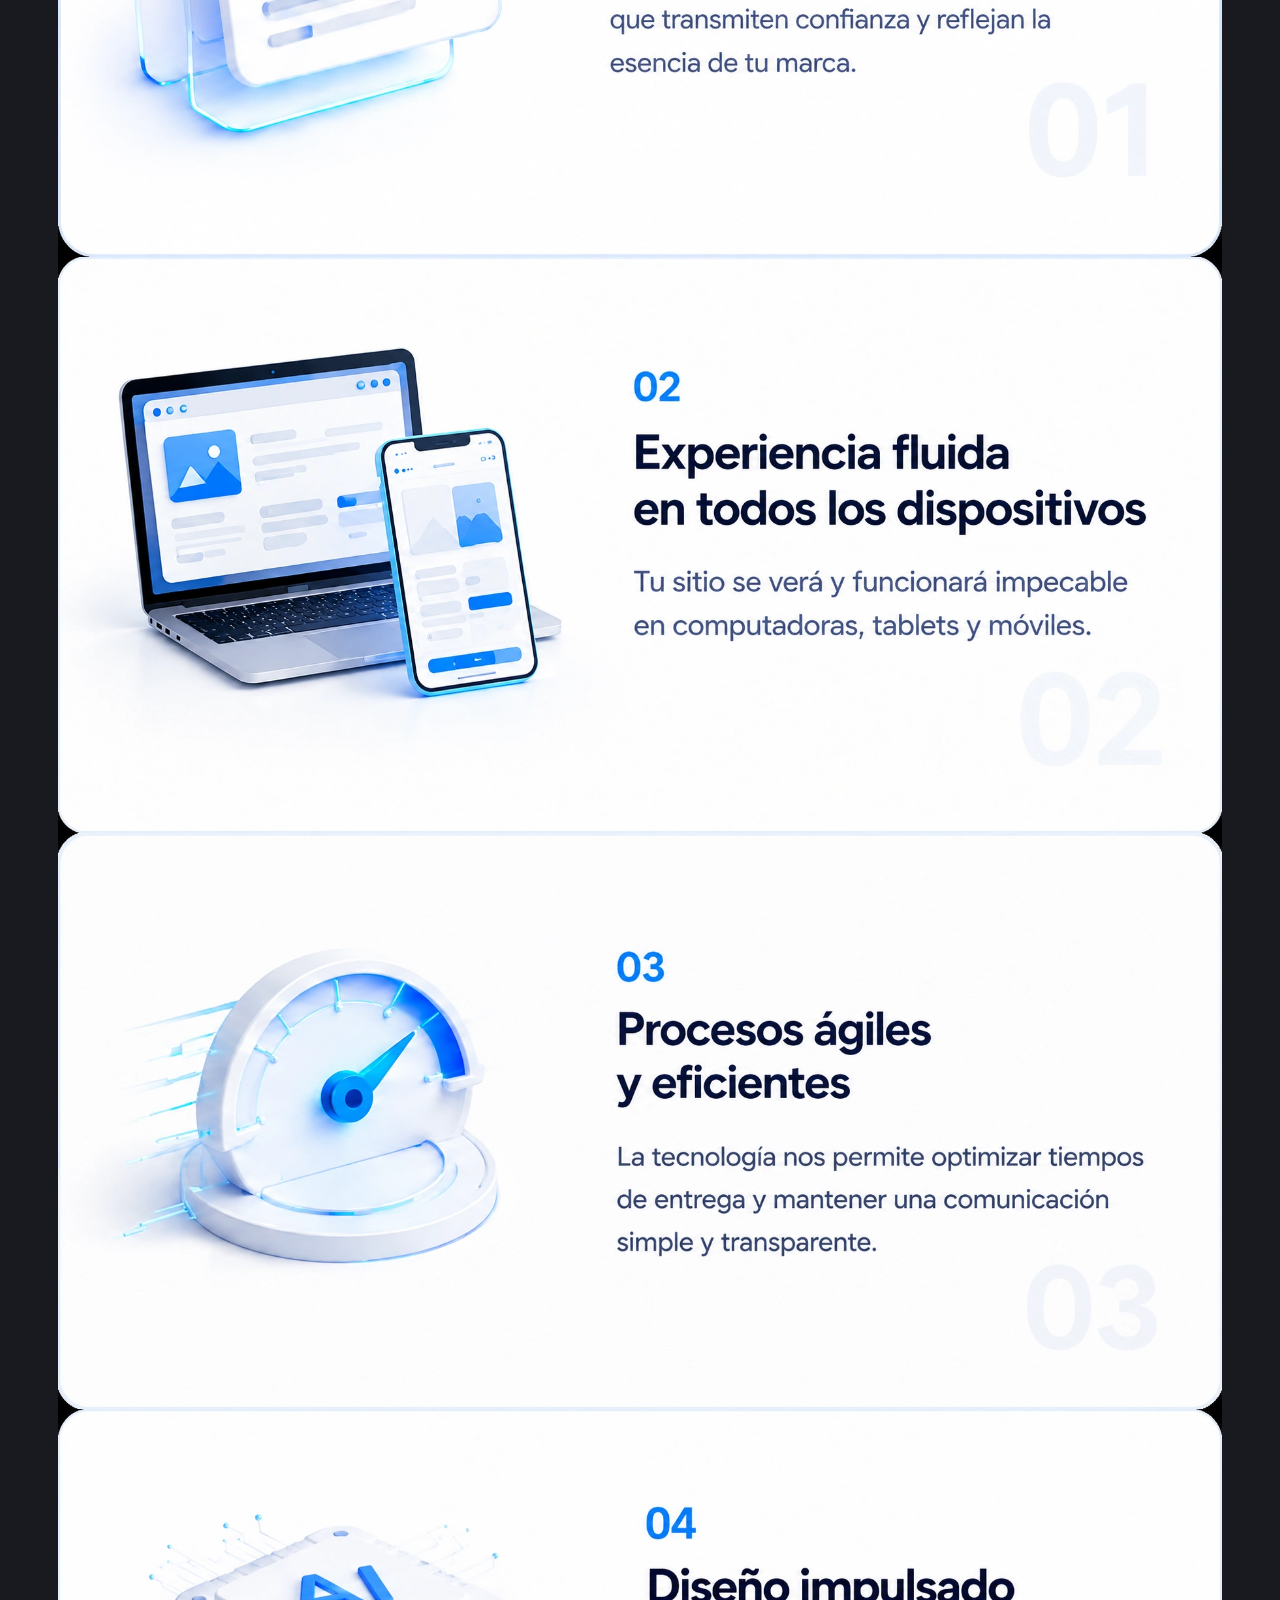
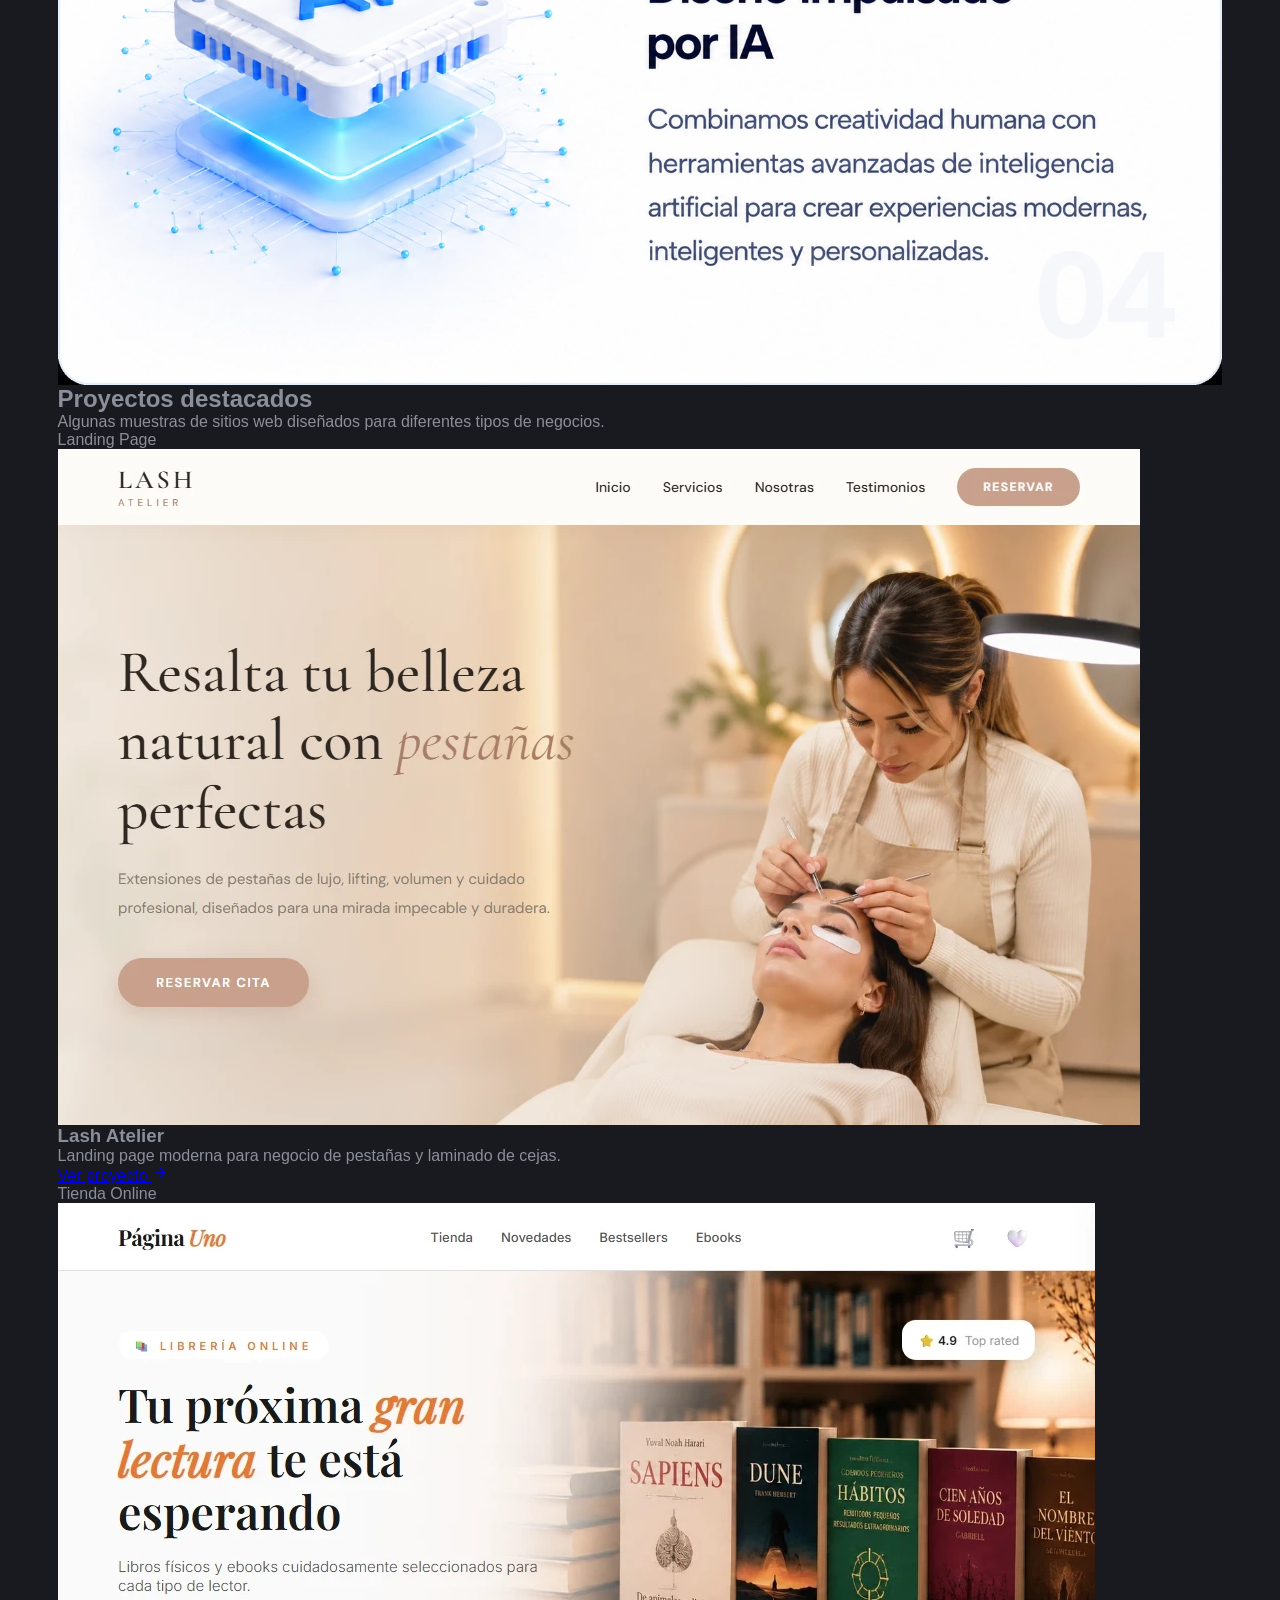
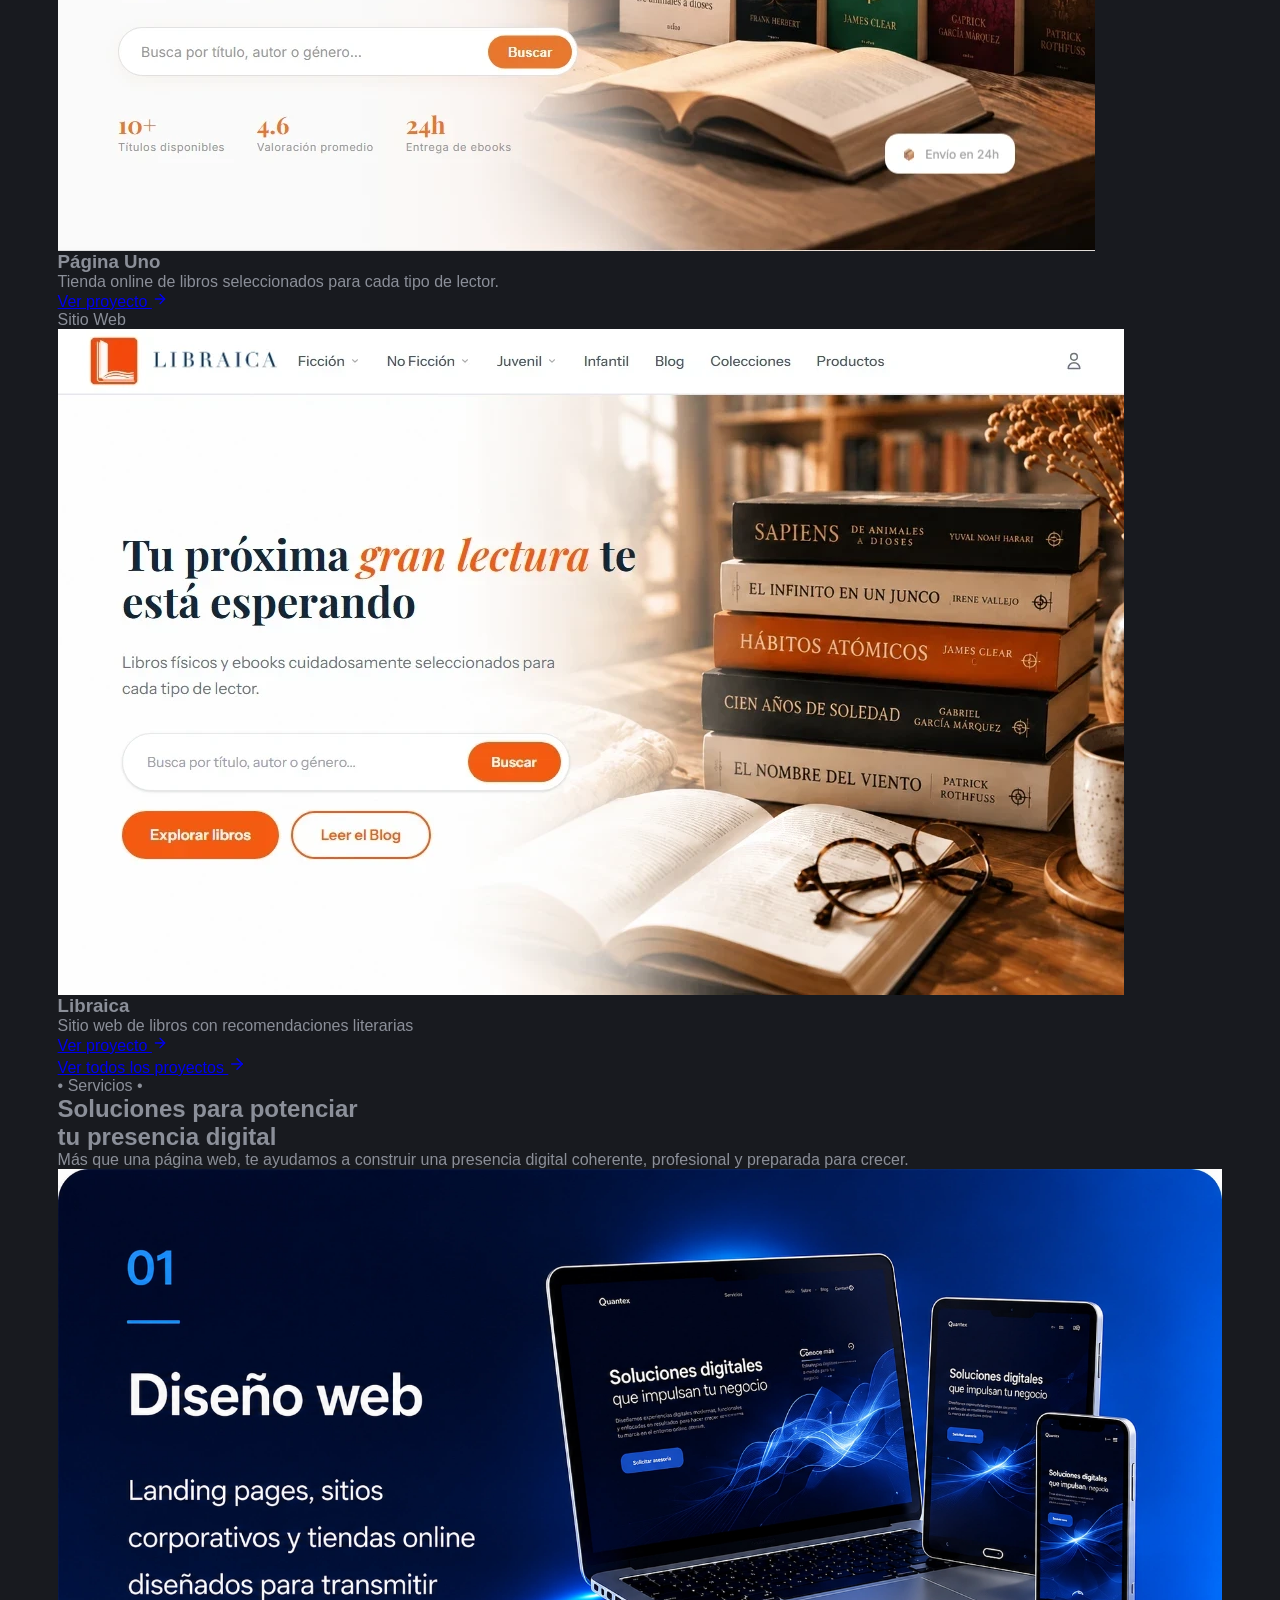
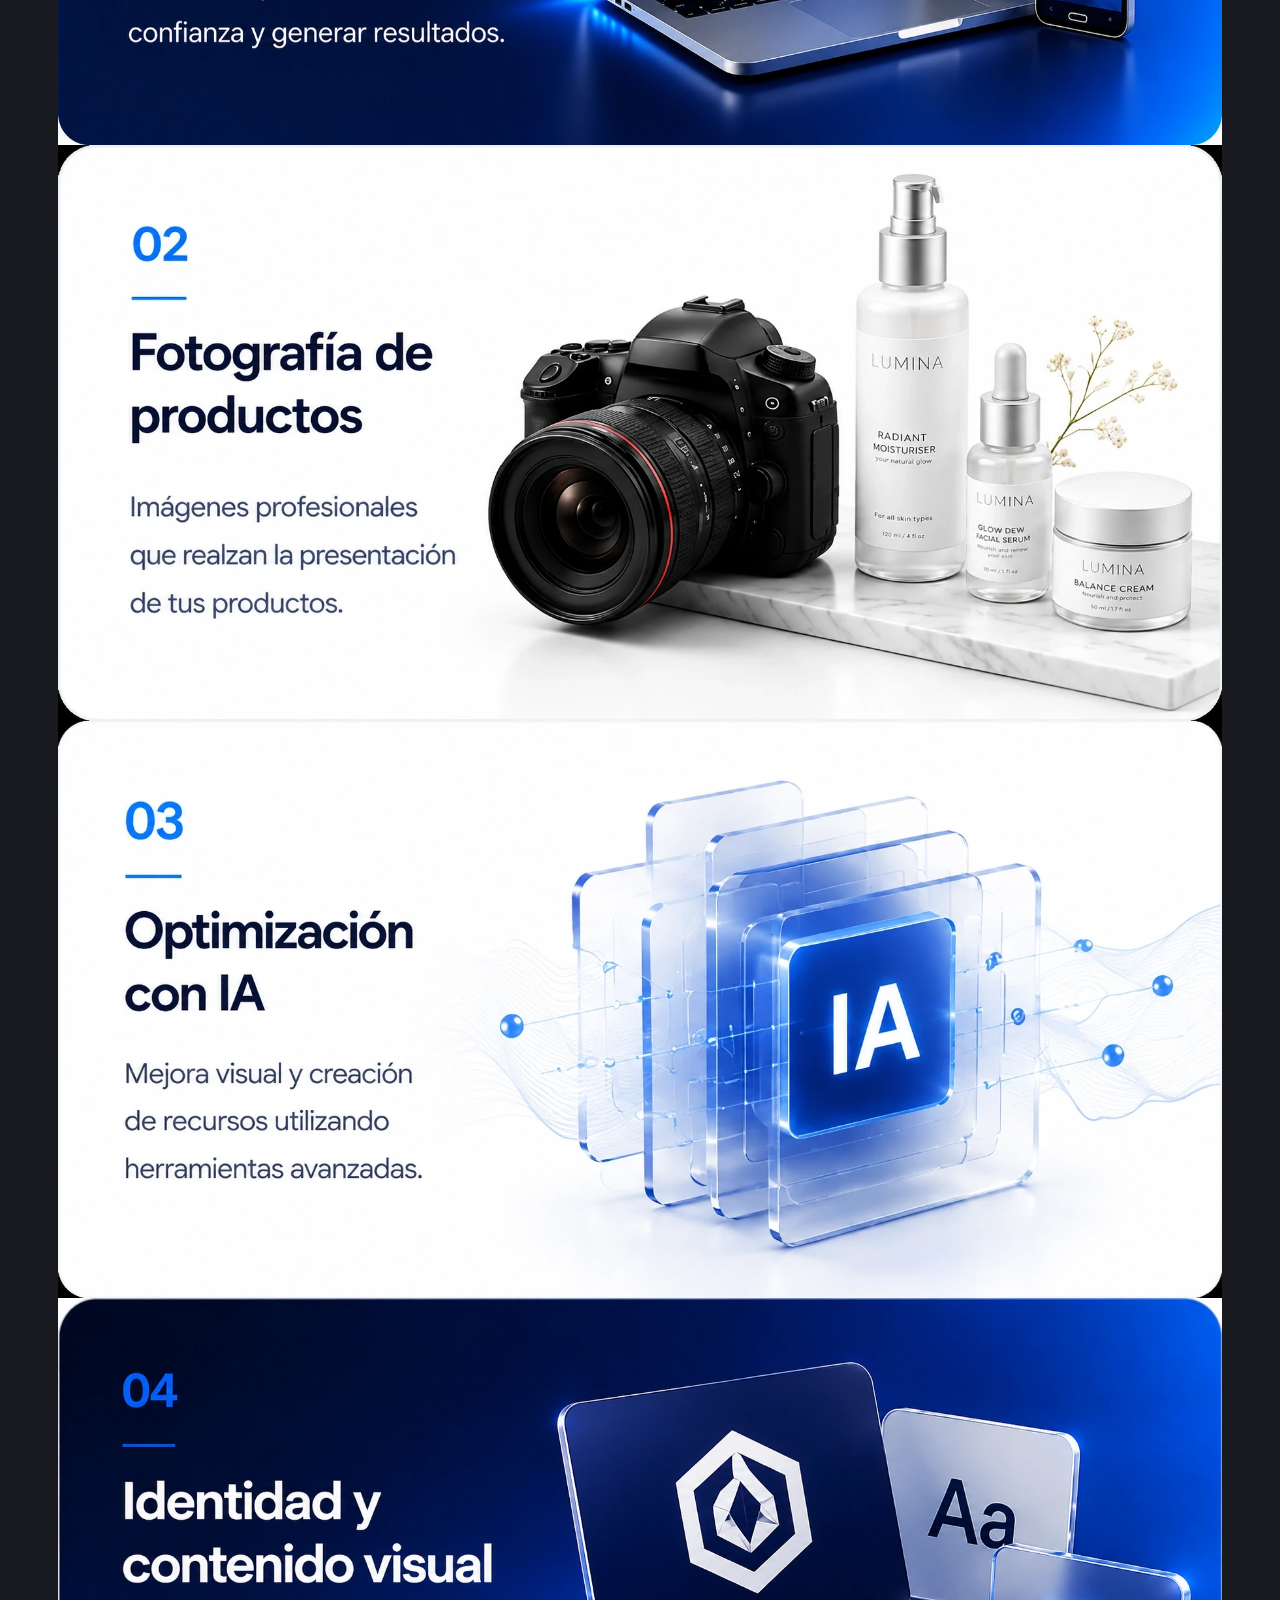
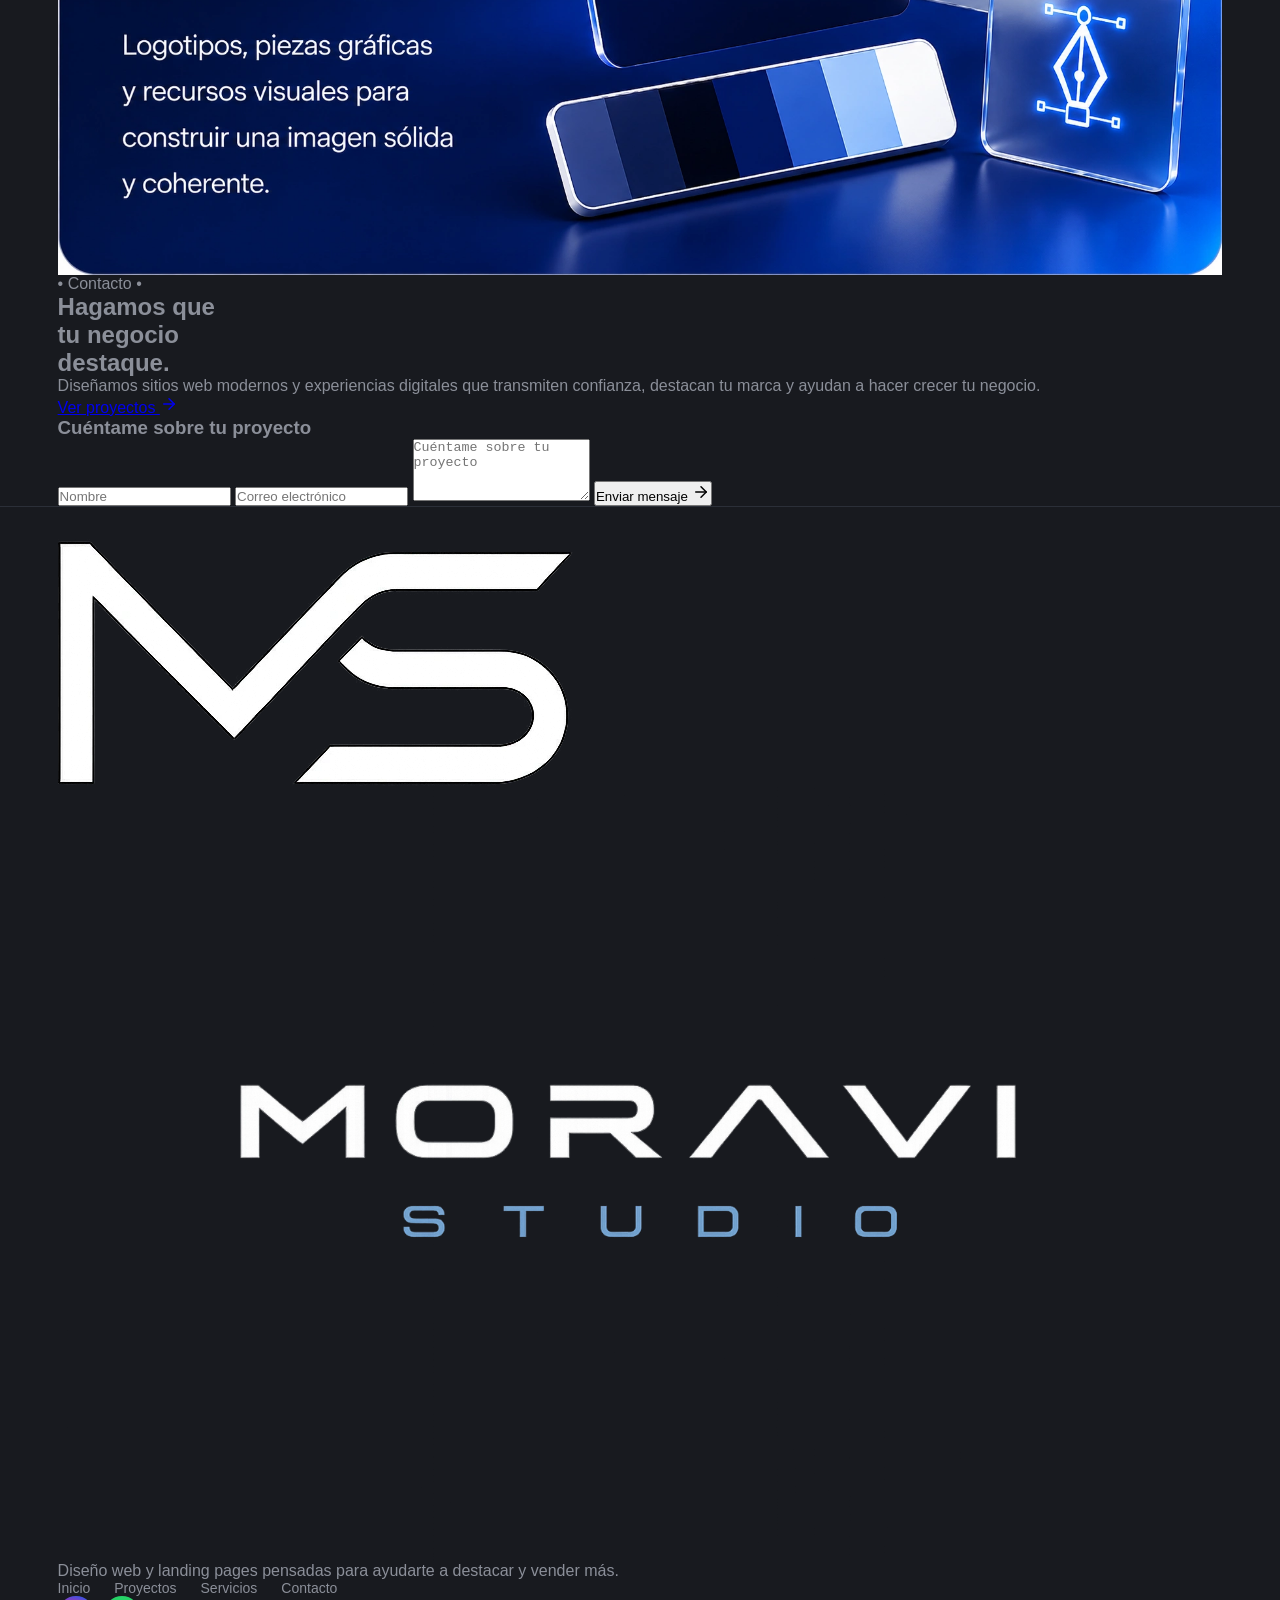
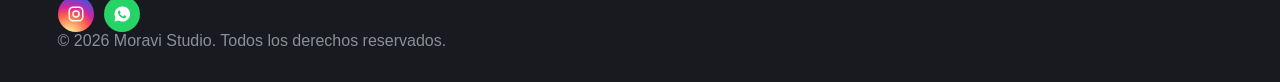
<file: index-backup.html>
<!DOCTYPE html>
<html lang="es">
<head>
  <meta charset="UTF-8">
  <meta name="viewport" content="width=device-width, initial-scale=1.0">
  <title>Moravi Studio — Diseño Web que convierte visitantes en clientes</title>
  <meta name="description" content="Landing Pages, sitios web y tiendas online diseñadas para ayudarte a destacar y vender más.">

  <link rel="preconnect" href="https://fonts.googleapis.com">
  <link rel="preconnect" href="https://fonts.gstatic.com" crossorigin>
  <link href="https://fonts.googleapis.com/css2?family=Poppins:wght@500;600;700&family=Inter:wght@400;500;600&display=swap" rel="stylesheet">

  <link rel="stylesheet" href="css/styles.css">
</head>
<body>

  <!-- ============ HEADER ============ -->
  <header class="header">
    <div class="container header__inner">
      <a href="#" class="header__brand">
        <img src="assets/img/logo-moravi.webp" alt="Moravi Studio" class="header__logo">
      </a>
      <nav class="nav">
        <a href="#" class="nav__link nav__link--active">Inicio</a>
        <a href="#proyectos" class="nav__link">Proyectos</a>
        <a href="#servicios" class="nav__link">Servicios</a>
        <a href="#contacto" class="nav__link">Contacto</a>
      </nav>
    </div>
  </header>

  <!-- ============ HERO ============ -->
  <section class="hero">
    <div class="container hero__inner">
      <div class="hero__content">
        <h1 class="hero__title">
          <span class="hero__title-lead">Diseño Web que</span><br>
          <span class="accent">convierte</span> visitantes<br>
          en clientes.
        </h1>
        <p class="hero__subtitle">
          Landing Pages, sitios web y tiendas&nbsp;online
          diseñadas para ayudarte a destacar y
          vender&nbsp;más.
        </p>
        <div class="hero__actions">
          <a href="#proyectos" class="btn btn--primary">
            Ver proyectos
            <svg class="btn__arrow" width="18" height="18" viewBox="0 0 24 24" fill="none" stroke="currentColor" stroke-width="2" stroke-linecap="round" stroke-linejoin="round" aria-hidden="true"><line x1="5" y1="12" x2="19" y2="12"></line><polyline points="12 5 19 12 12 19"></polyline></svg>
          </a>
          <a href="#contacto" class="btn btn--secondary">
            Hablemos
            <svg class="btn__arrow" width="18" height="18" viewBox="0 0 24 24" fill="none" stroke="currentColor" stroke-width="2" stroke-linecap="round" stroke-linejoin="round" aria-hidden="true"><line x1="5" y1="12" x2="19" y2="12"></line><polyline points="12 5 19 12 12 19"></polyline></svg>
          </a>
        </div>
      </div>

      <div class="hero__visual">
        <img src="assets/img/hero-devices.webp"
             alt="Sitios web diseñados por Moravi Studio en laptop, tablet y celular"
             class="hero__devices">
      </div>
    </div>
  </section>

  <!-- ============ METODOLOGÍA (bloque visual, sin enlace en el menú) ============ -->
  <section class="methodology" id="metodologia">
    <div class="container">
      <div class="methodology__header">
        <h2 class="methodology__title">
          Diseñamos sitios web<br>
          pensados para<br>
          <span class="accent">hacer crecer</span> tu negocio.
        </h2>
        <p class="methodology__subtitle">
          Cada proyecto combina diseño, estrategia y tecnología<br>
          para ayudarte a destacar y convertir más visitantes en clientes.
        </p>
      </div>

      <div class="methodology__grid">
        <article class="methodology__card methodology__card--image">
          <img class="methodology__card-full" src="assets/img/methodology-card-01.webp" alt="01. Diseño premium: interfaces modernas, limpias y estratégicas que transmiten confianza y reflejan la esencia de tu marca." loading="lazy">
        </article>

        <article class="methodology__card methodology__card--image">
          <img class="methodology__card-full" src="assets/img/methodology-card-02.webp" alt="02. Experiencia fluida en todos los dispositivos: tu sitio se verá y funcionará impecable en computadoras, tablets y móviles." loading="lazy">
        </article>

        <article class="methodology__card methodology__card--image">
          <img class="methodology__card-full" src="assets/img/methodology-card-03.webp" alt="03. Procesos ágiles y eficientes: la tecnología nos permite optimizar tiempos de entrega y mantener una comunicación simple y transparente." loading="lazy">
        </article>

        <article class="methodology__card methodology__card--image">
          <img class="methodology__card-full" src="assets/img/methodology-card-04.webp" alt="04. Diseño impulsado por IA: combinamos creatividad humana con herramientas avanzadas de inteligencia artificial para crear experiencias modernas, inteligentes y personalizadas." loading="lazy">
        </article>
      </div>
    </div>
  </section>

  <!-- ============ PROYECTOS ============ -->
  <section class="projects" id="proyectos">
    <div class="container">
      <div class="projects__header">
        <h2 class="projects__title">Proyectos <span class="accent">destacados</span></h2>
        <p class="projects__subtitle">Algunas muestras de sitios web diseñados para diferentes tipos de negocios.</p>
      </div>

      <div class="projects__grid">
        <article class="projects__card">
          <span class="projects__badge"><span class="projects__badge-dot"></span>Landing Page</span>
          <div class="projects__media">
            <a href="portafolio.html">
              <img src="assets/img/lash-atelier-hero.webp" alt="Captura del sitio web de Lash Atelier" class="projects__media-img">
            </a>
          </div>
          <div class="projects__body">
            <h3 class="projects__card-title">Lash Atelier</h3>
            <div class="projects__card-row">
              <p class="projects__card-text">Landing page moderna para negocio de pestañas y laminado de cejas.</p>
              <a href="portafolio.html" class="projects__link">
                Ver proyecto
                <svg width="16" height="16" viewBox="0 0 24 24" fill="none" stroke="currentColor" stroke-width="2" stroke-linecap="round" stroke-linejoin="round"><line x1="5" y1="12" x2="19" y2="12"></line><polyline points="12 5 19 12 12 19"></polyline></svg>
              </a>
            </div>
          </div>
        </article>

        <article class="projects__card">
          <span class="projects__badge"><span class="projects__badge-dot"></span>Tienda Online</span>
          <div class="projects__media">
            <a href="portafolio.html">
              <img src="assets/img/pagina-uno-hero.webp" alt="Captura del sitio web de Página Uno" class="projects__media-img">
            </a>
          </div>
          <div class="projects__body">
            <h3 class="projects__card-title">Página Uno</h3>
            <div class="projects__card-row">
              <p class="projects__card-text">Tienda online de libros seleccionados para cada tipo de lector.</p>
              <a href="portafolio.html" class="projects__link">
                Ver proyecto
                <svg width="16" height="16" viewBox="0 0 24 24" fill="none" stroke="currentColor" stroke-width="2" stroke-linecap="round" stroke-linejoin="round"><line x1="5" y1="12" x2="19" y2="12"></line><polyline points="12 5 19 12 12 19"></polyline></svg>
              </a>
            </div>
          </div>
        </article>

        <article class="projects__card">
          <span class="projects__badge"><span class="projects__badge-dot"></span>Sitio Web</span>
          <div class="projects__media">
            <a href="portafolio.html">
              <img src="assets/img/libraica-hero.webp" alt="Captura del sitio web de Libraica" class="projects__media-img">
            </a>
          </div>
          <div class="projects__body">
            <h3 class="projects__card-title">Libraica</h3>
            <div class="projects__card-row">
              <p class="projects__card-text">Sitio web de libros con recomendaciones literarias</p>
              <a href="portafolio.html" class="projects__link">
                Ver proyecto
                <svg width="16" height="16" viewBox="0 0 24 24" fill="none" stroke="currentColor" stroke-width="2" stroke-linecap="round" stroke-linejoin="round"><line x1="5" y1="12" x2="19" y2="12"></line><polyline points="12 5 19 12 12 19"></polyline></svg>
              </a>
            </div>
          </div>
        </article>
      </div>

      <div class="projects__cta">
        <a href="portafolio.html" class="projects__btn-all">
          Ver todos los proyectos
          <svg width="18" height="18" viewBox="0 0 24 24" fill="none" stroke="currentColor" stroke-width="2" stroke-linecap="round" stroke-linejoin="round"><line x1="5" y1="12" x2="19" y2="12"></line><polyline points="12 5 19 12 12 19"></polyline></svg>
        </a>
      </div>
    </div>
  </section>

  <!-- ============ SERVICIOS ============ -->
  <section class="services" id="servicios">
    <div class="container">
      <div class="services__header">
        <span class="services__eyebrow">• Servicios •</span>
        <h2 class="services__title">Soluciones para potenciar<br>tu <span class="accent">presencia digital</span></h2>
        <p class="services__subtitle">Más que una página web, te ayudamos a construir una presencia digital coherente, profesional y preparada para crecer.</p>
      </div>

      <div class="services__grid">
        <article class="services__card">
          <img class="services__card-full" src="assets/img/services-card-01.webp" alt="01. Diseño web: landing pages, sitios corporativos y tiendas online diseñados para transmitir confianza y generar resultados." loading="lazy">
        </article>

        <article class="services__card">
          <img class="services__card-full" src="assets/img/services-card-02.webp" alt="02. Fotografía de productos: imágenes profesionales que realzan la presentación de tus productos." loading="lazy">
        </article>

        <article class="services__card">
          <img class="services__card-full" src="assets/img/services-card-03.webp" alt="03. Optimización con IA: mejora visual y creación de recursos utilizando herramientas avanzadas." loading="lazy">
        </article>

        <article class="services__card">
          <img class="services__card-full" src="assets/img/services-card-04.webp" alt="04. Identidad y contenido visual: logotipos, piezas gráficas y recursos visuales para construir una imagen sólida y coherente." loading="lazy">
        </article>
      </div>
    </div>
  </section>

  <!-- ============ CONTACTO ============ -->
  <section class="contact" id="contacto">
    <div class="container contact__inner">
      <div class="contact__content">
        <span class="contact__eyebrow">• Contacto •</span>
        <h2 class="contact__title">Hagamos que<br>tu negocio<br><span class="accent">destaque.</span></h2>
        <p class="contact__text">Diseñamos sitios web modernos y experiencias digitales que transmiten confianza, destacan tu marca y ayudan a hacer crecer tu negocio.</p>
        <a href="#proyectos" class="contact__btn">
          Ver proyectos
          <svg width="18" height="18" viewBox="0 0 24 24" fill="none" stroke="currentColor" stroke-width="2" stroke-linecap="round" stroke-linejoin="round"><line x1="5" y1="12" x2="19" y2="12"></line><polyline points="12 5 19 12 12 19"></polyline></svg>
        </a>
      </div>

      <form class="contact__form" action="https://formspree.io/f/mykqqgad" method="POST">
        <h3 class="contact__form-title">Cuéntame sobre tu proyecto<i class="contact__form-line" aria-hidden="true"></i></h3>
        <label class="contact__field">
          <input type="text" name="nombre" placeholder="Nombre" required>
        </label>
        <label class="contact__field">
          <input type="email" name="correo" placeholder="Correo electrónico" required>
        </label>
        <label class="contact__field">
          <textarea name="mensaje" rows="4" placeholder="Cuéntame sobre tu proyecto" required></textarea>
        </label>
        <button type="submit" class="contact__submit">
          Enviar mensaje
          <svg width="18" height="18" viewBox="0 0 24 24" fill="none" stroke="currentColor" stroke-width="2" stroke-linecap="round" stroke-linejoin="round"><line x1="5" y1="12" x2="19" y2="12"></line><polyline points="12 5 19 12 12 19"></polyline></svg>
        </button>
      </form>
    </div>
  </section>

  <!-- ============ FOOTER ============ -->
  <footer class="footer">
    <div class="container footer__top">
      <div class="footer__brand">
        <div class="footer__logo-wrap">
          <img src="assets/img/logo-ms-footer.webp" alt="MS" class="footer__logo-ms">
          <img src="assets/img/logo-texto-footer.webp" alt="Moravi Studio" class="footer__logo-texto">
        </div>
        <p class="footer__tagline">Diseño web y landing pages pensadas para ayudarte a destacar y vender más.</p>
      </div>

      <nav class="footer__nav">
        <a href="#" class="footer__nav-link">Inicio</a>
        <a href="#proyectos" class="footer__nav-link">Proyectos</a>
        <a href="#servicios" class="footer__nav-link">Servicios</a>
        <a href="#contacto" class="footer__nav-link">Contacto</a>
      </nav>

      <div class="footer__aside">
        <div class="footer__social">
          <a href="https://www.instagram.com/moravistudiolab" target="_blank" rel="noopener noreferrer" class="footer__social-icon footer__social-icon--instagram" aria-label="Instagram">
            <svg width="18" height="18" viewBox="0 0 24 24" fill="none" stroke="white" stroke-width="2" stroke-linecap="round" stroke-linejoin="round">
              <rect x="3" y="3" width="18" height="18" rx="5"/>
              <circle cx="12" cy="12" r="4"/>
              <circle cx="17.3" cy="6.7" r="0.6" fill="white" stroke="none"/>
            </svg>
          </a>
          <a href="https://wa.me/51940284018" target="_blank" rel="noopener noreferrer" class="footer__social-icon footer__social-icon--whatsapp" aria-label="WhatsApp">
            <svg width="18" height="18" viewBox="0 0 24 24" fill="white"><path d="M12 2a10 10 0 0 0-8.94 14.47L2 22l5.66-1.48A10 10 0 1 0 12 2zm5.29 14.34c-.22.62-1.09 1.14-1.79 1.29-.49.1-1.12.18-3.26-.7-2.73-1.13-4.49-3.9-4.63-4.08-.14-.18-1.1-1.46-1.1-2.79 0-1.33.7-1.98.94-2.25.24-.27.53-.34.71-.34h.5c.16 0 .38-.02.58.44.22.5.75 1.83.82 1.96.07.13.11.29.02.47-.09.18-.14.29-.27.45-.13.15-.28.33-.4.45-.13.13-.27.27-.12.53.16.27.7 1.16 1.51 1.88 1.04.93 1.92 1.22 2.19 1.36.27.13.43.11.59-.07.16-.18.68-.79.86-1.06.18-.27.36-.22.6-.13.24.09 1.55.73 1.82.87.27.13.45.2.51.31.07.11.07.62-.15 1.24z"/></svg>
          </a>
        </div>
      </div>
    </div>

    <div class="footer__bottom">
      <div class="container footer__bottom-inner">
        <p>© 2026 Moravi Studio. Todos los derechos reservados.</p>
      </div>
    </div>
  </footer>

</body>
</html>
</file>
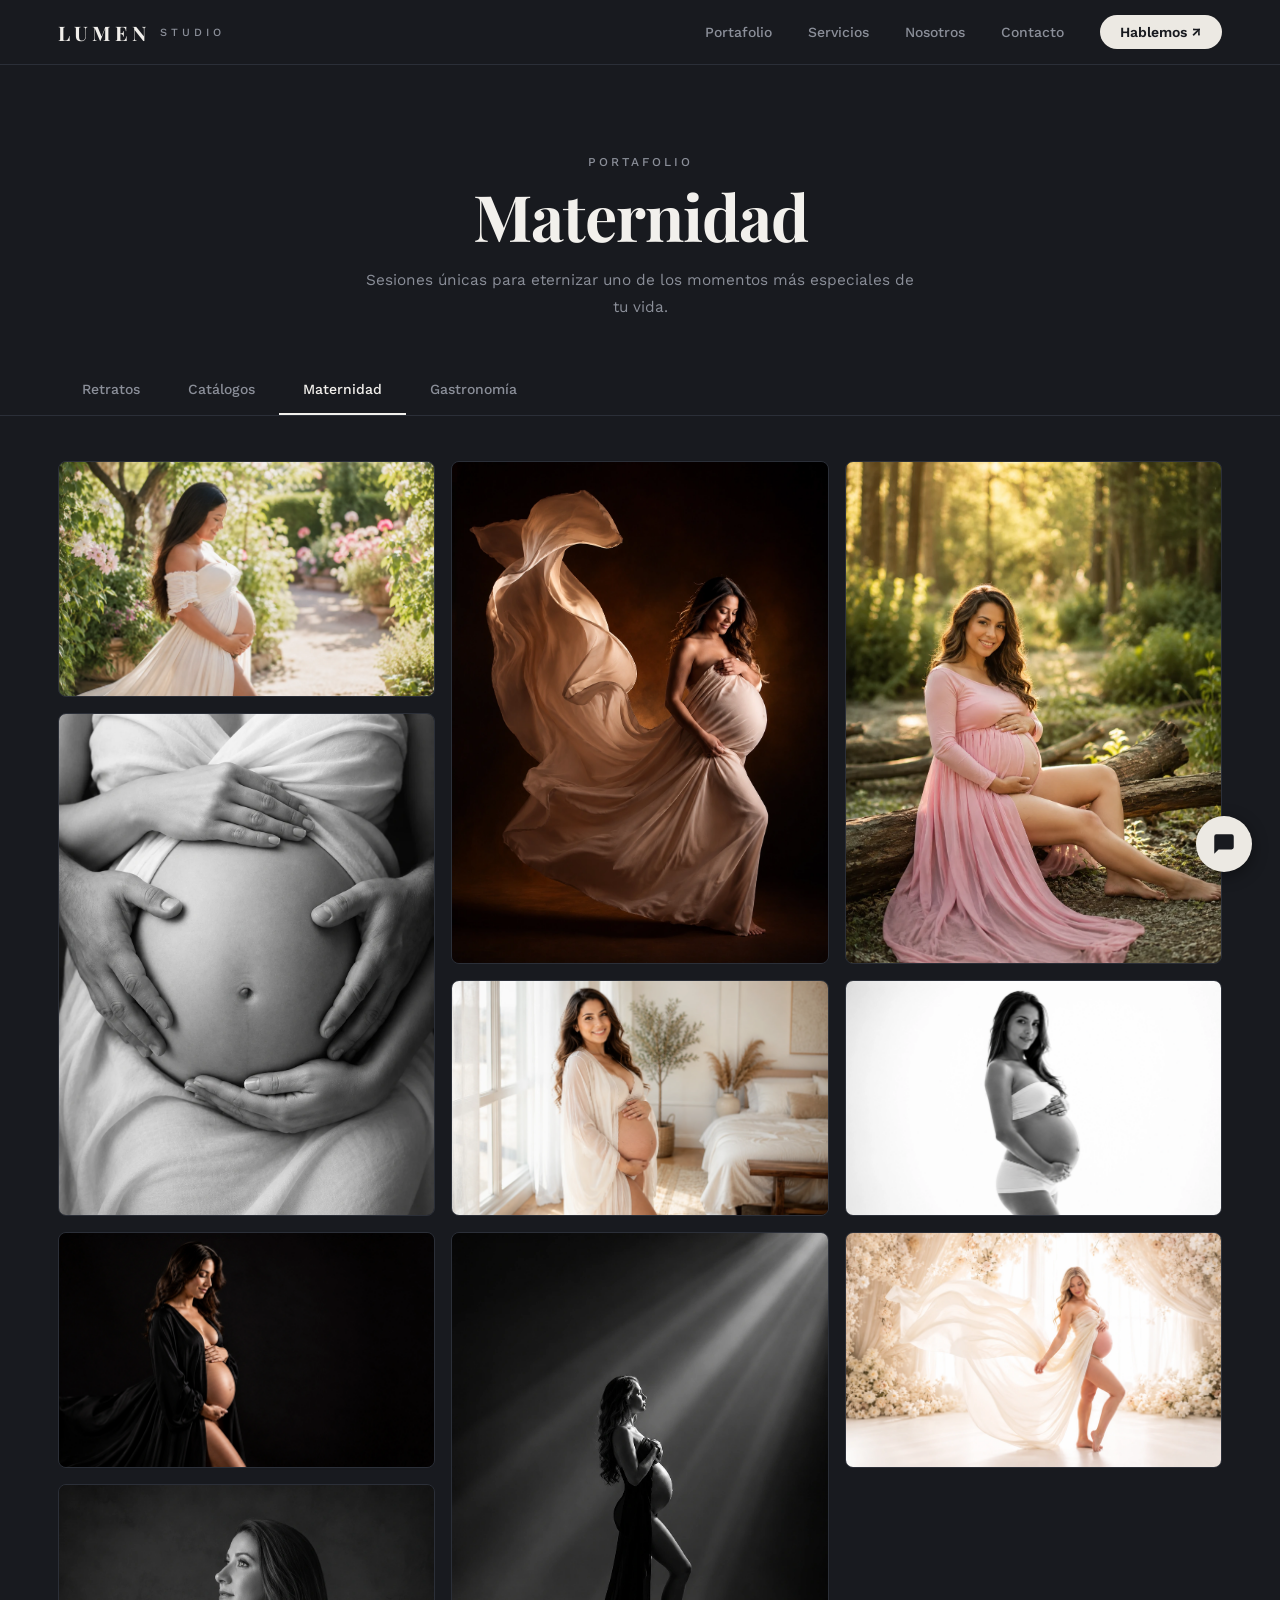
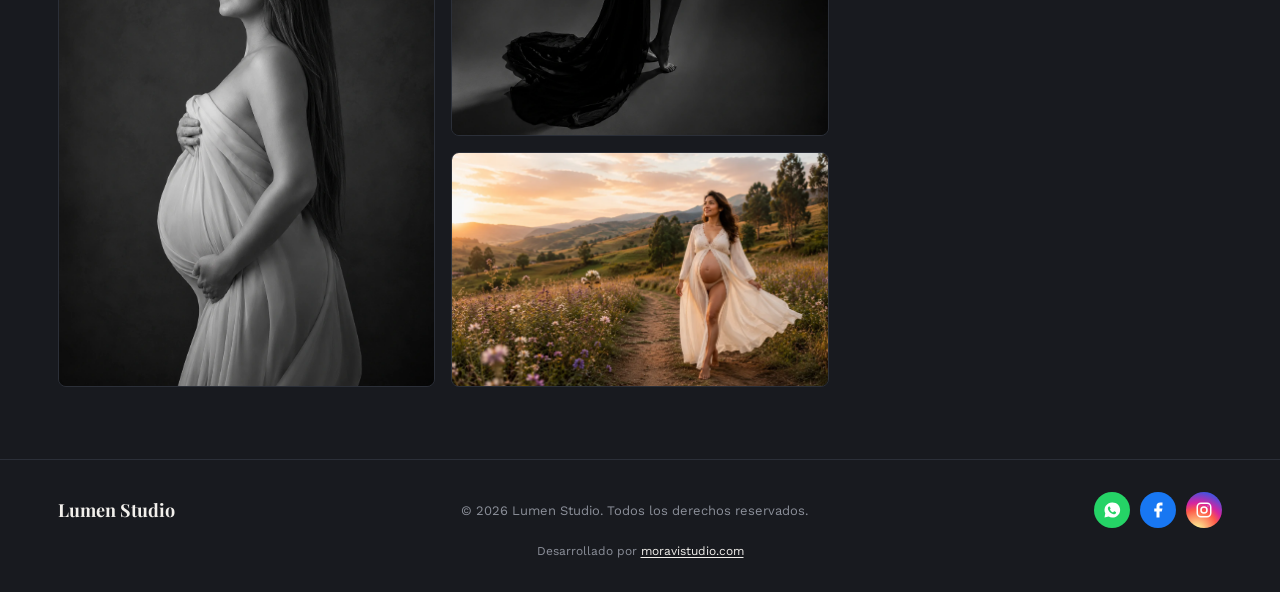
<file: maternidad.html>
<!DOCTYPE html>
<html lang="es">
<head>
  <meta charset="UTF-8">
  <meta name="viewport" content="width=device-width, initial-scale=1.0">
  <title>Portafolio — Moravi Studio</title>
  <meta name="description" content="Proyectos reales de diseño web desarrollados por Moravi Studio: landing pages, sitios web y tiendas online.">

  <link rel="preconnect" href="https://fonts.googleapis.com">
  <link rel="preconnect" href="https://fonts.gstatic.com" crossorigin>
  <link href="https://fonts.googleapis.com/css2?family=Playfair+Display:ital,wght@0,400;0,700;0,900;1,400;1,700&family=Work+Sans:wght@300;400;500;600;700&display=swap" rel="stylesheet">

  <link rel="stylesheet" href="css/styles.css?v=4">
</head>
<body>

  <!-- ============ HEADER ============ -->
  <header class="header">
    <div class="container header__inner">
      <a href="index.html" class="header__brand">
        <span class="header__logo-name">LUMEN</span>
        <span class="header__logo-sub">STUDIO</span>
      </a>
      <nav class="nav">
        <a href="index.html#portafolio" class="nav__link">Portafolio</a>
        <a href="index.html#servicios" class="nav__link">Servicios</a>
        <a href="index.html#nosotros" class="nav__link">Nosotros</a>
        <a href="index.html#contacto" class="nav__link">Contacto</a>
        <a href="index.html#contacto" class="nav__cta">Hablemos ↗</a>
      </nav>
      <button class="hamburger" id="hamburger-btn" aria-label="Abrir menú" aria-expanded="false">☰</button>
    </div>
  </header>

  <!-- ============ HERO PORTAFOLIO ============ -->
  <section class="portfolio-hero">
    <div class="container portfolio-hero__inner">
      <span class="section-eyebrow">Portafolio</span>
      <h1 class="portfolio__title">Maternidad</h1>
      <p class="portfolio__subtitle">Sesiones únicas para eternizar uno de los momentos más especiales de tu vida.</p>
    </div>
  </section>

  <nav class="galeria-nav">
    <div class="container">
      <div class="galeria-nav__links">
        <a href="retratos.html" class="galeria-nav__link">Retratos</a>
        <a href="catalogos.html" class="galeria-nav__link">Catálogos</a>
        <a href="maternidad.html" class="galeria-nav__link galeria-nav__link--active">Maternidad</a>
        <a href="gastronomia.html" class="galeria-nav__link">Gastronomía</a>
      </div>
    </div>
  </nav>

  <!-- ============ GALERÍA ============ -->
  <section class="galeria-section">
    <div class="container">
      <div class="galeria__grid">
        <img src="assets/img/mater-01.webp" alt="Maternidad" class="galeria__item galeria__item--horizontal">
        <img src="assets/img/mater-v01.webp" alt="Maternidad" class="galeria__item galeria__item--vertical">
        <img src="assets/img/mater-02.webp" alt="Maternidad" class="galeria__item galeria__item--horizontal">
        <img src="assets/img/mater-v02.webp" alt="Maternidad" class="galeria__item galeria__item--vertical">
        <img src="assets/img/mater-v03.webp" alt="Maternidad" class="galeria__item galeria__item--vertical">
        <img src="assets/img/mater-03.webp" alt="Maternidad" class="galeria__item galeria__item--horizontal">
        <img src="assets/img/mater-v04.webp" alt="Maternidad" class="galeria__item galeria__item--vertical">
        <img src="assets/img/mater-04.webp" alt="Maternidad" class="galeria__item galeria__item--horizontal">
        <img src="assets/img/mater-v05.webp" alt="Maternidad" class="galeria__item galeria__item--vertical">
        <img src="assets/img/mater-05.webp" alt="Maternidad" class="galeria__item galeria__item--horizontal">
        <img src="assets/img/mater-06.webp" alt="Maternidad" class="galeria__item galeria__item--horizontal">
      </div>
    </div>
  </section>

  <!-- ============ FOOTER ============ -->
  <footer class="footer">
    <div class="container footer__inner">
      <div class="footer__brand">
        <span class="footer__nombre">Lumen Studio</span>
      </div>
      <p class="footer__copy">© 2026 Lumen Studio. Todos los derechos reservados.</p>
      <div class="footer__social">
        <a href="https://wa.me/51999999999" target="_blank" rel="noopener noreferrer" class="footer__social-icon footer__social-icon--whatsapp" aria-label="WhatsApp">
          <svg width="18" height="18" viewBox="0 0 24 24" fill="white"><path d="M12 2a10 10 0 0 0-8.94 14.47L2 22l5.66-1.48A10 10 0 1 0 12 2zm5.29 14.34c-.22.62-1.09 1.14-1.79 1.29-.49.1-1.12.18-3.26-.7-2.73-1.13-4.49-3.9-4.63-4.08-.14-.18-1.1-1.46-1.1-2.79 0-1.33.7-1.98.94-2.25.24-.27.53-.34.71-.34h.5c.16 0 .38-.02.58.44.22.5.75 1.83.82 1.96.07.13.11.29.02.47-.09.18-.14.29-.27.45-.13.15-.28.33-.4.45-.13.13-.27.27-.12.53.16.27.7 1.16 1.51 1.88 1.04.93 1.92 1.22 2.19 1.36.27.13.43.11.59-.07.16-.18.68-.79.86-1.06.18-.27.36-.22.6-.13.24.09 1.55.73 1.82.87.27.13.45.2.51.31.07.11.07.62-.15 1.24z"/></svg>
        </a>
        <a href="https://www.facebook.com" target="_blank" rel="noopener noreferrer" class="footer__social-icon footer__social-icon--facebook" aria-label="Facebook">
          <svg width="18" height="18" viewBox="0 0 24 24" fill="white"><path d="M18 2h-3a5 5 0 0 0-5 5v3H7v4h3v8h4v-8h3l1-4h-4V7a1 1 0 0 1 1-1h3z"/></svg>
        </a>
        <a href="https://www.instagram.com" target="_blank" rel="noopener noreferrer" class="footer__social-icon footer__social-icon--instagram" aria-label="Instagram">
          <svg width="18" height="18" viewBox="0 0 24 24" fill="none" stroke="white" stroke-width="2" stroke-linecap="round" stroke-linejoin="round">
            <rect x="3" y="3" width="18" height="18" rx="5"/>
            <circle cx="12" cy="12" r="4"/>
            <circle cx="17.3" cy="6.7" r="0.6" fill="white" stroke="none"/>
          </svg>
        </a>
      </div>
    </div>
    <p class="firma-moravi">Desarrollado por <a href="https://www.moravistudio.com/" target="_blank" rel="noopener">moravistudio.com</a></p>
  </footer>

  <script src="js/portafolio.js" defer></script>
  <script src="js/menu-mobile.js" defer></script>

  <!-- Chatbot -->
  <button class="chatbot__toggle" aria-label="Abrir chat" aria-expanded="false">
    <svg width="26" height="26" viewBox="0 0 24 24" fill="none" xmlns="http://www.w3.org/2000/svg">
      <path d="M21 15a2 2 0 0 1-2 2H7l-4 4V5a2 2 0 0 1 2-2h14a2 2 0 0 1 2 2z" fill="white"/>
    </svg>
  </button>

  <div class="chatbot__window" role="dialog" aria-label="Chat de Lumen Studio">
    <div class="chatbot__header">
      <p class="chatbot__title">Lumen Studio 📷</p>
      <button class="chatbot__close" aria-label="Cerrar chat">✕</button>
    </div>
    <div class="chatbot__body"></div>
  </div>

  <script src="js/chatbot.js" defer></script>
</body>
</html>
</file>
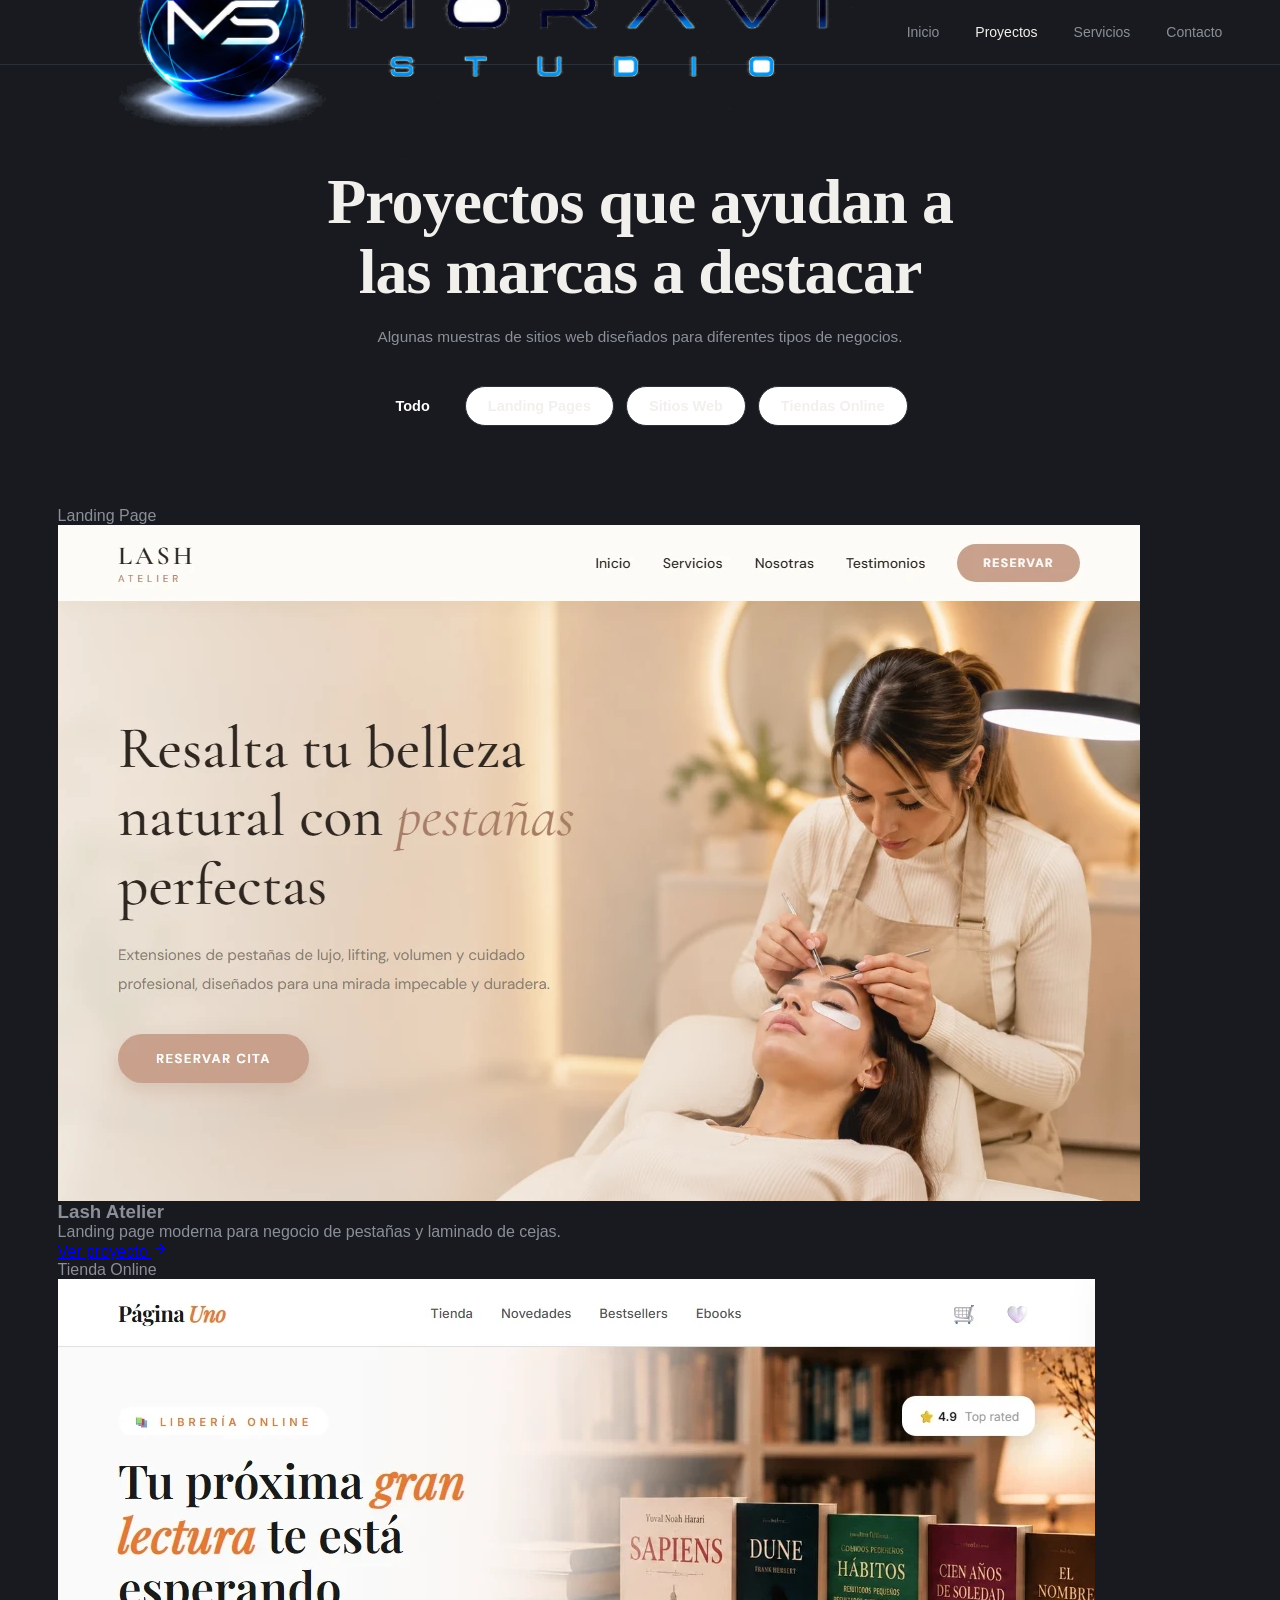
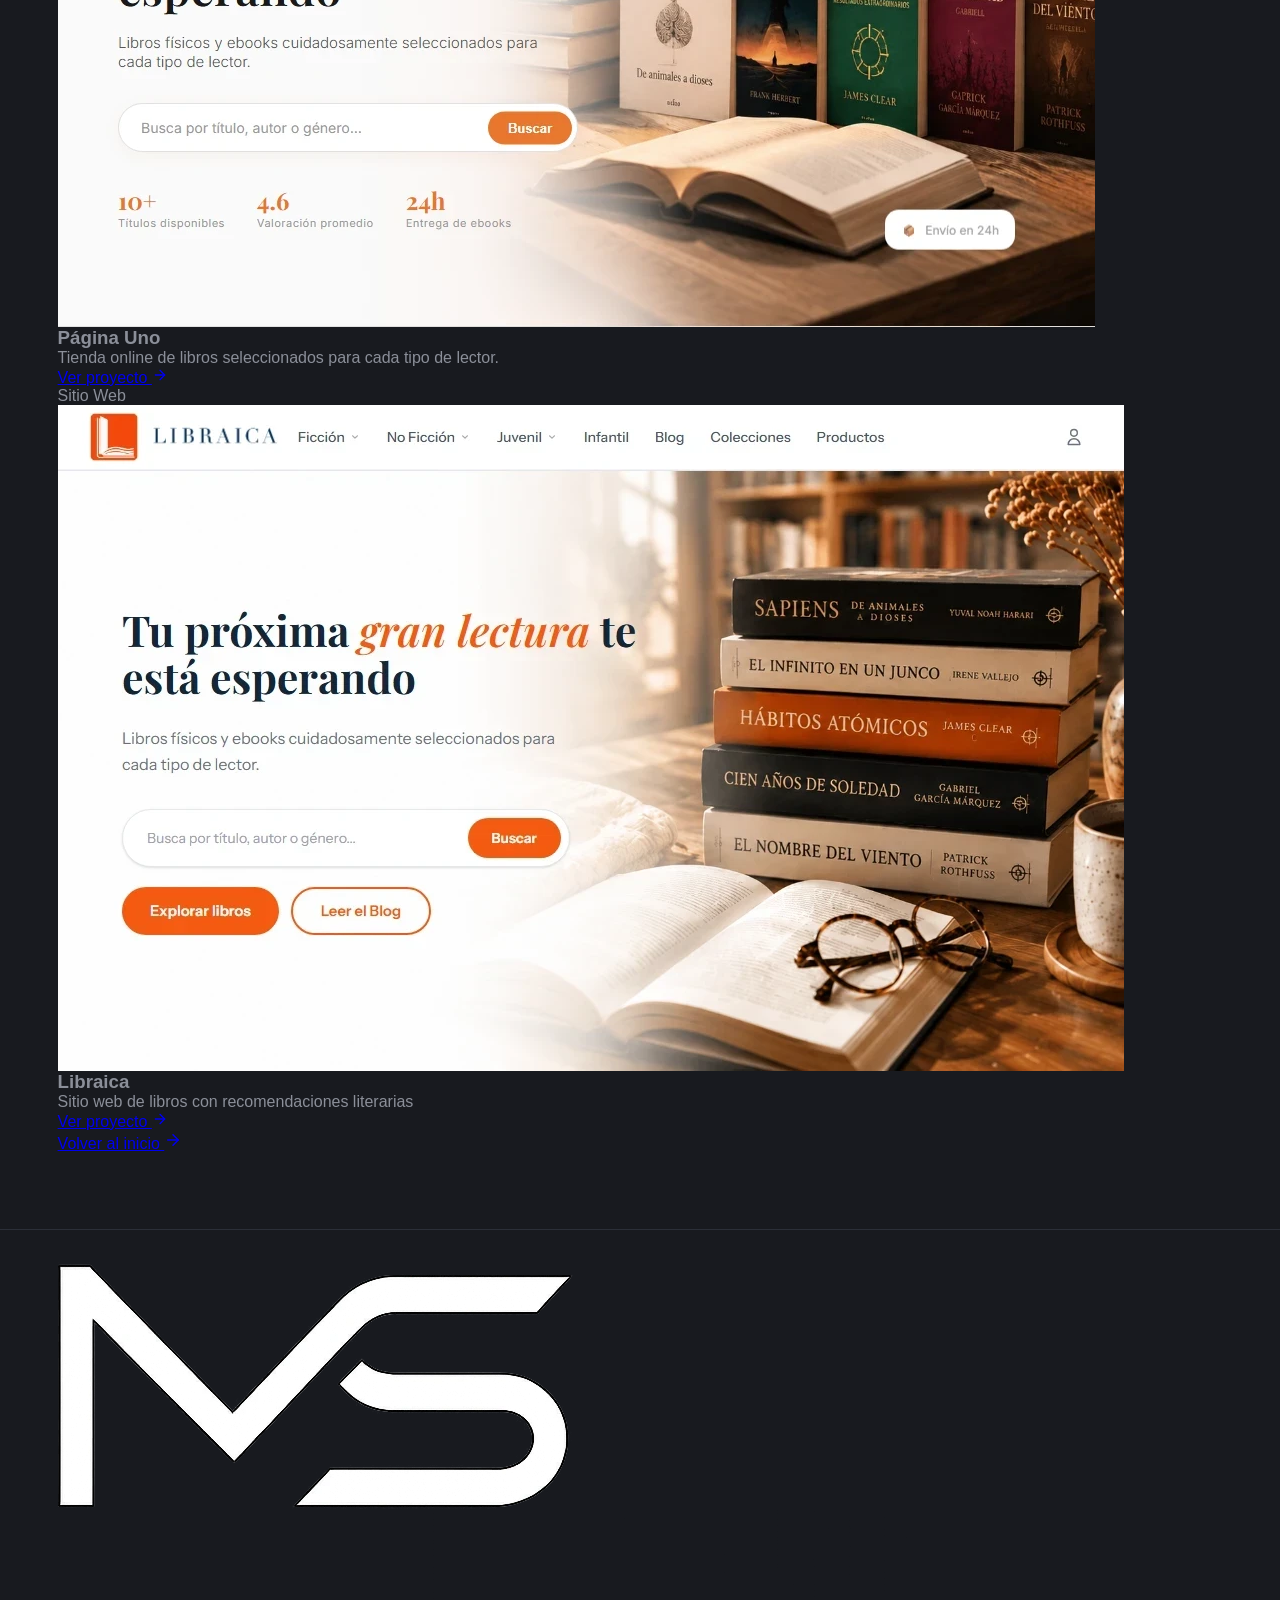
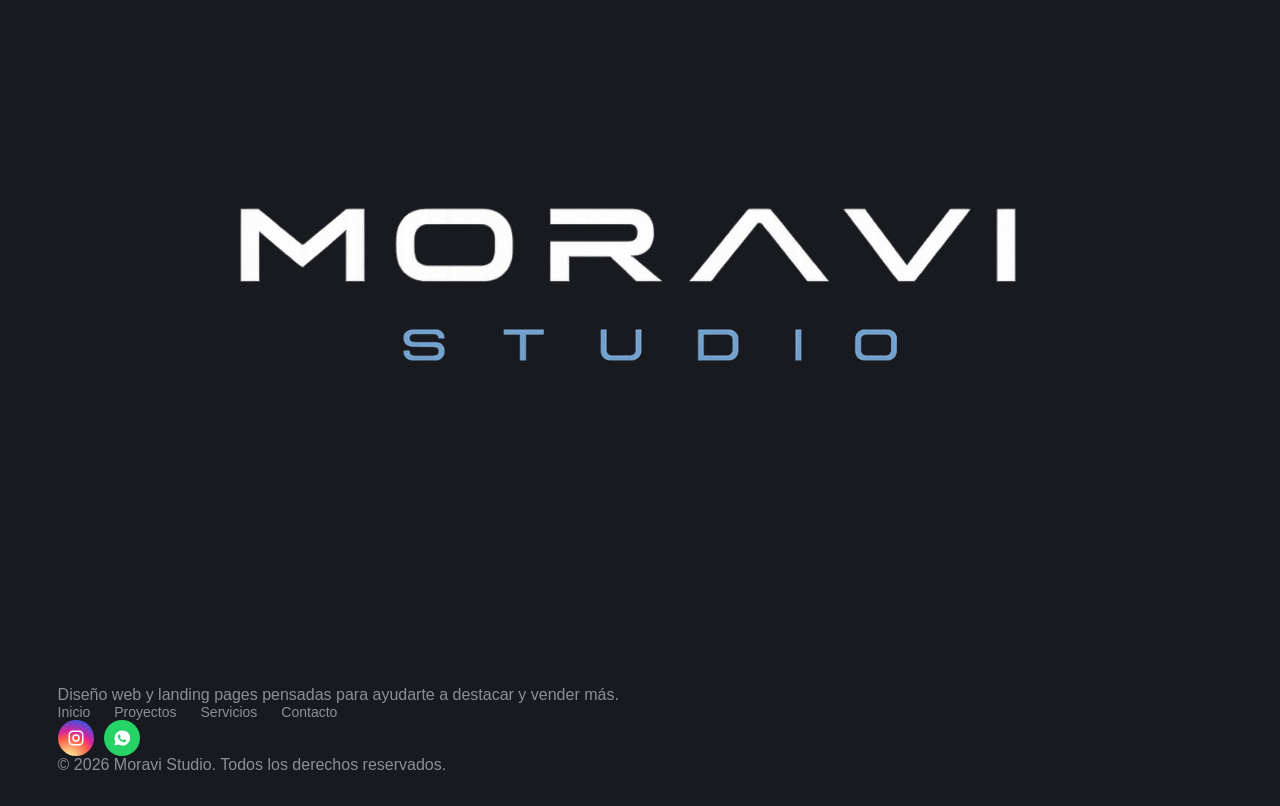
<file: portafolio-backup.html>
<!DOCTYPE html>
<html lang="es">
<head>
  <meta charset="UTF-8">
  <meta name="viewport" content="width=device-width, initial-scale=1.0">
  <title>Portafolio — Moravi Studio</title>
  <meta name="description" content="Proyectos reales de diseño web desarrollados por Moravi Studio: landing pages, sitios web y tiendas online.">

  <link rel="preconnect" href="https://fonts.googleapis.com">
  <link rel="preconnect" href="https://fonts.gstatic.com" crossorigin>
  <link href="https://fonts.googleapis.com/css2?family=Poppins:wght@500;600;700&family=Inter:wght@400;500;600&display=swap" rel="stylesheet">

  <link rel="stylesheet" href="css/styles.css">
</head>
<body>

  <!-- ============ HEADER (idéntico a index.html; hrefs ajustados para cruzar de página) ============ -->
  <header class="header">
    <div class="container header__inner">
      <a href="index.html" class="header__brand">
        <img src="assets/img/logo-moravi.webp" alt="Moravi Studio" class="header__logo">
      </a>
      <nav class="nav">
        <a href="index.html" class="nav__link">Inicio</a>
        <a href="index.html#proyectos" class="nav__link nav__link--active">Proyectos</a>
        <a href="index.html#servicios" class="nav__link">Servicios</a>
        <a href="index.html#contacto" class="nav__link">Contacto</a>
      </nav>
    </div>
  </header>

  <!-- ============ PORTAFOLIO — INTRO DE LA PÁGINA ============ -->
  <section class="portfolio-hero">
    <div class="container portfolio-hero__inner">
      <h1 class="portfolio__title">Proyectos que ayudan a las marcas a <span class="accent">destacar</span></h1>
      <p class="portfolio__subtitle">Algunas muestras de sitios web diseñados para diferentes tipos de negocios.</p>

      <div class="portfolio__filters">
        <button type="button" class="portfolio__filter-btn is-active" data-filter="todo">Todo</button>
        <button type="button" class="portfolio__filter-btn" data-filter="landing">Landing Pages</button>
        <button type="button" class="portfolio__filter-btn" data-filter="sitio-web">Sitios Web</button>
        <button type="button" class="portfolio__filter-btn" data-filter="tienda-online">Tiendas Online</button>
      </div>
    </div>
  </section>

  <!-- ============ GRILLA DE PROYECTOS (mismo patrón .projects__card de index.html) ============ -->
  <section class="portfolio-grid">
    <div class="container">
      <div class="projects__grid" id="portfolio-grid">
        <article class="projects__card" data-category="landing">
          <span class="projects__badge"><span class="projects__badge-dot"></span>Landing Page</span>
          <div class="projects__media">
            <img src="assets/img/lash-atelier-hero.webp" alt="Captura del sitio web de Lash Atelier" class="projects__media-img">
          </div>
          <div class="projects__body">
            <h3 class="projects__card-title">Lash Atelier</h3>
            <div class="projects__card-row">
              <p class="projects__card-text">Landing page moderna para negocio de pestañas y laminado de cejas.</p>
              <a href="https://moravistudio.github.io/pesta-as/" class="projects__link" target="_blank" rel="noopener noreferrer">
                Ver proyecto
                <svg width="16" height="16" viewBox="0 0 24 24" fill="none" stroke="currentColor" stroke-width="2" stroke-linecap="round" stroke-linejoin="round"><line x1="5" y1="12" x2="19" y2="12"></line><polyline points="12 5 19 12 12 19"></polyline></svg>
              </a>
            </div>
          </div>
        </article>

        <article class="projects__card" data-category="tienda-online">
          <span class="projects__badge"><span class="projects__badge-dot"></span>Tienda Online</span>
          <div class="projects__media">
            <img src="assets/img/pagina-uno-hero.webp" alt="Captura del sitio web de Página Uno" class="projects__media-img">
          </div>
          <div class="projects__body">
            <h3 class="projects__card-title">Página Uno</h3>
            <div class="projects__card-row">
              <p class="projects__card-text">Tienda online de libros seleccionados para cada tipo de lector.</p>
              <a href="https://moravistudio.github.io/tiendaonlinelibros/" class="projects__link" target="_blank" rel="noopener noreferrer">
                Ver proyecto
                <svg width="16" height="16" viewBox="0 0 24 24" fill="none" stroke="currentColor" stroke-width="2" stroke-linecap="round" stroke-linejoin="round"><line x1="5" y1="12" x2="19" y2="12"></line><polyline points="12 5 19 12 12 19"></polyline></svg>
              </a>
            </div>
          </div>
        </article>

        <article class="projects__card" data-category="sitio-web">
          <span class="projects__badge"><span class="projects__badge-dot"></span>Sitio Web</span>
          <div class="projects__media">
            <img src="assets/img/libraica-hero.webp" alt="Captura del sitio web de Libraica" class="projects__media-img">
          </div>
          <div class="projects__body">
            <h3 class="projects__card-title">Libraica</h3>
            <div class="projects__card-row">
              <p class="projects__card-text">Sitio web de libros con recomendaciones literarias</p>
              <a href="https://www.libraica.com" class="projects__link" target="_blank" rel="noopener noreferrer">
                Ver proyecto
                <svg width="16" height="16" viewBox="0 0 24 24" fill="none" stroke="currentColor" stroke-width="2" stroke-linecap="round" stroke-linejoin="round"><line x1="5" y1="12" x2="19" y2="12"></line><polyline points="12 5 19 12 12 19"></polyline></svg>
              </a>
            </div>
          </div>
        </article>
      </div>

      <div class="projects__cta">
        <a href="index.html" class="projects__btn-all">
          Volver al inicio
          <svg width="18" height="18" viewBox="0 0 24 24" fill="none" stroke="currentColor" stroke-width="2" stroke-linecap="round" stroke-linejoin="round"><line x1="5" y1="12" x2="19" y2="12"></line><polyline points="12 5 19 12 12 19"></polyline></svg>
        </a>
      </div>
    </div>
  </section>

  <!-- ============ FOOTER (idéntico a index.html; hrefs ajustados para cruzar de página) ============ -->
  <footer class="footer">
    <div class="container footer__top">
      <div class="footer__brand">
        <div class="footer__logo-wrap">
          <img src="assets/img/logo-ms-footer.webp" alt="MS" class="footer__logo-ms">
          <img src="assets/img/logo-texto-footer.webp" alt="Moravi Studio" class="footer__logo-texto">
        </div>
        <p class="footer__tagline">Diseño web y landing pages pensadas para ayudarte a destacar y vender más.</p>
      </div>

      <nav class="footer__nav">
        <a href="index.html" class="footer__nav-link">Inicio</a>
        <a href="index.html#proyectos" class="footer__nav-link">Proyectos</a>
        <a href="index.html#servicios" class="footer__nav-link">Servicios</a>
        <a href="index.html#contacto" class="footer__nav-link">Contacto</a>
      </nav>

      <div class="footer__aside">
        <div class="footer__social">
          <a href="https://www.instagram.com/moravistudiolab" target="_blank" rel="noopener noreferrer" class="footer__social-icon footer__social-icon--instagram" aria-label="Instagram">
            <svg width="18" height="18" viewBox="0 0 24 24" fill="none" stroke="white" stroke-width="2" stroke-linecap="round" stroke-linejoin="round">
              <rect x="3" y="3" width="18" height="18" rx="5"/>
              <circle cx="12" cy="12" r="4"/>
              <circle cx="17.3" cy="6.7" r="0.6" fill="white" stroke="none"/>
            </svg>
          </a>
          <a href="https://wa.me/51940284018" target="_blank" rel="noopener noreferrer" class="footer__social-icon footer__social-icon--whatsapp" aria-label="WhatsApp">
            <svg width="18" height="18" viewBox="0 0 24 24" fill="white"><path d="M12 2a10 10 0 0 0-8.94 14.47L2 22l5.66-1.48A10 10 0 1 0 12 2zm5.29 14.34c-.22.62-1.09 1.14-1.79 1.29-.49.1-1.12.18-3.26-.7-2.73-1.13-4.49-3.9-4.63-4.08-.14-.18-1.1-1.46-1.1-2.79 0-1.33.7-1.98.94-2.25.24-.27.53-.34.71-.34h.5c.16 0 .38-.02.58.44.22.5.75 1.83.82 1.96.07.13.11.29.02.47-.09.18-.14.29-.27.45-.13.15-.28.33-.4.45-.13.13-.27.27-.12.53.16.27.7 1.16 1.51 1.88 1.04.93 1.92 1.22 2.19 1.36.27.13.43.11.59-.07.16-.18.68-.79.86-1.06.18-.27.36-.22.6-.13.24.09 1.55.73 1.82.87.27.13.45.2.51.31.07.11.07.62-.15 1.24z"/></svg>
          </a>
        </div>
      </div>
    </div>

    <div class="footer__bottom">
      <div class="container footer__bottom-inner">
        <p>© 2026 Moravi Studio. Todos los derechos reservados.</p>
      </div>
    </div>
  </footer>

  <script src="js/portafolio.js" defer></script>
</body>
</html>
</file>
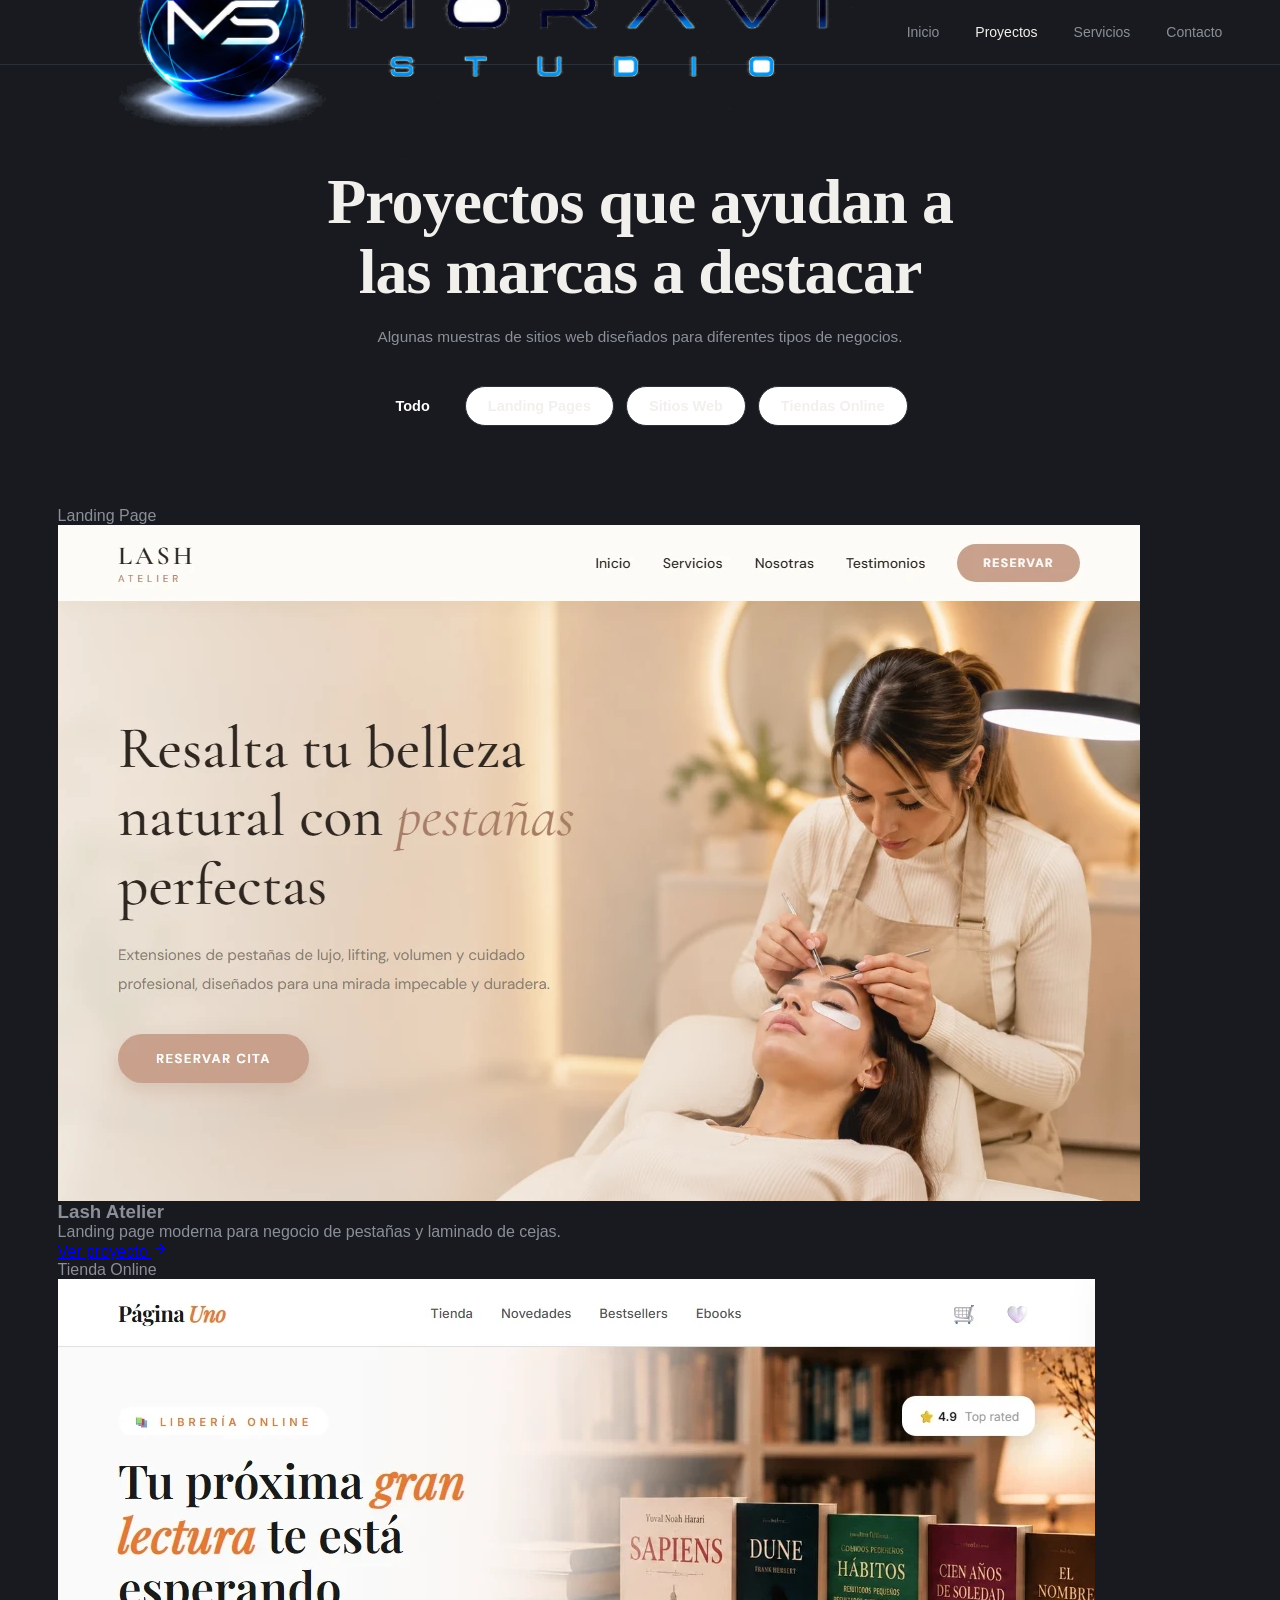
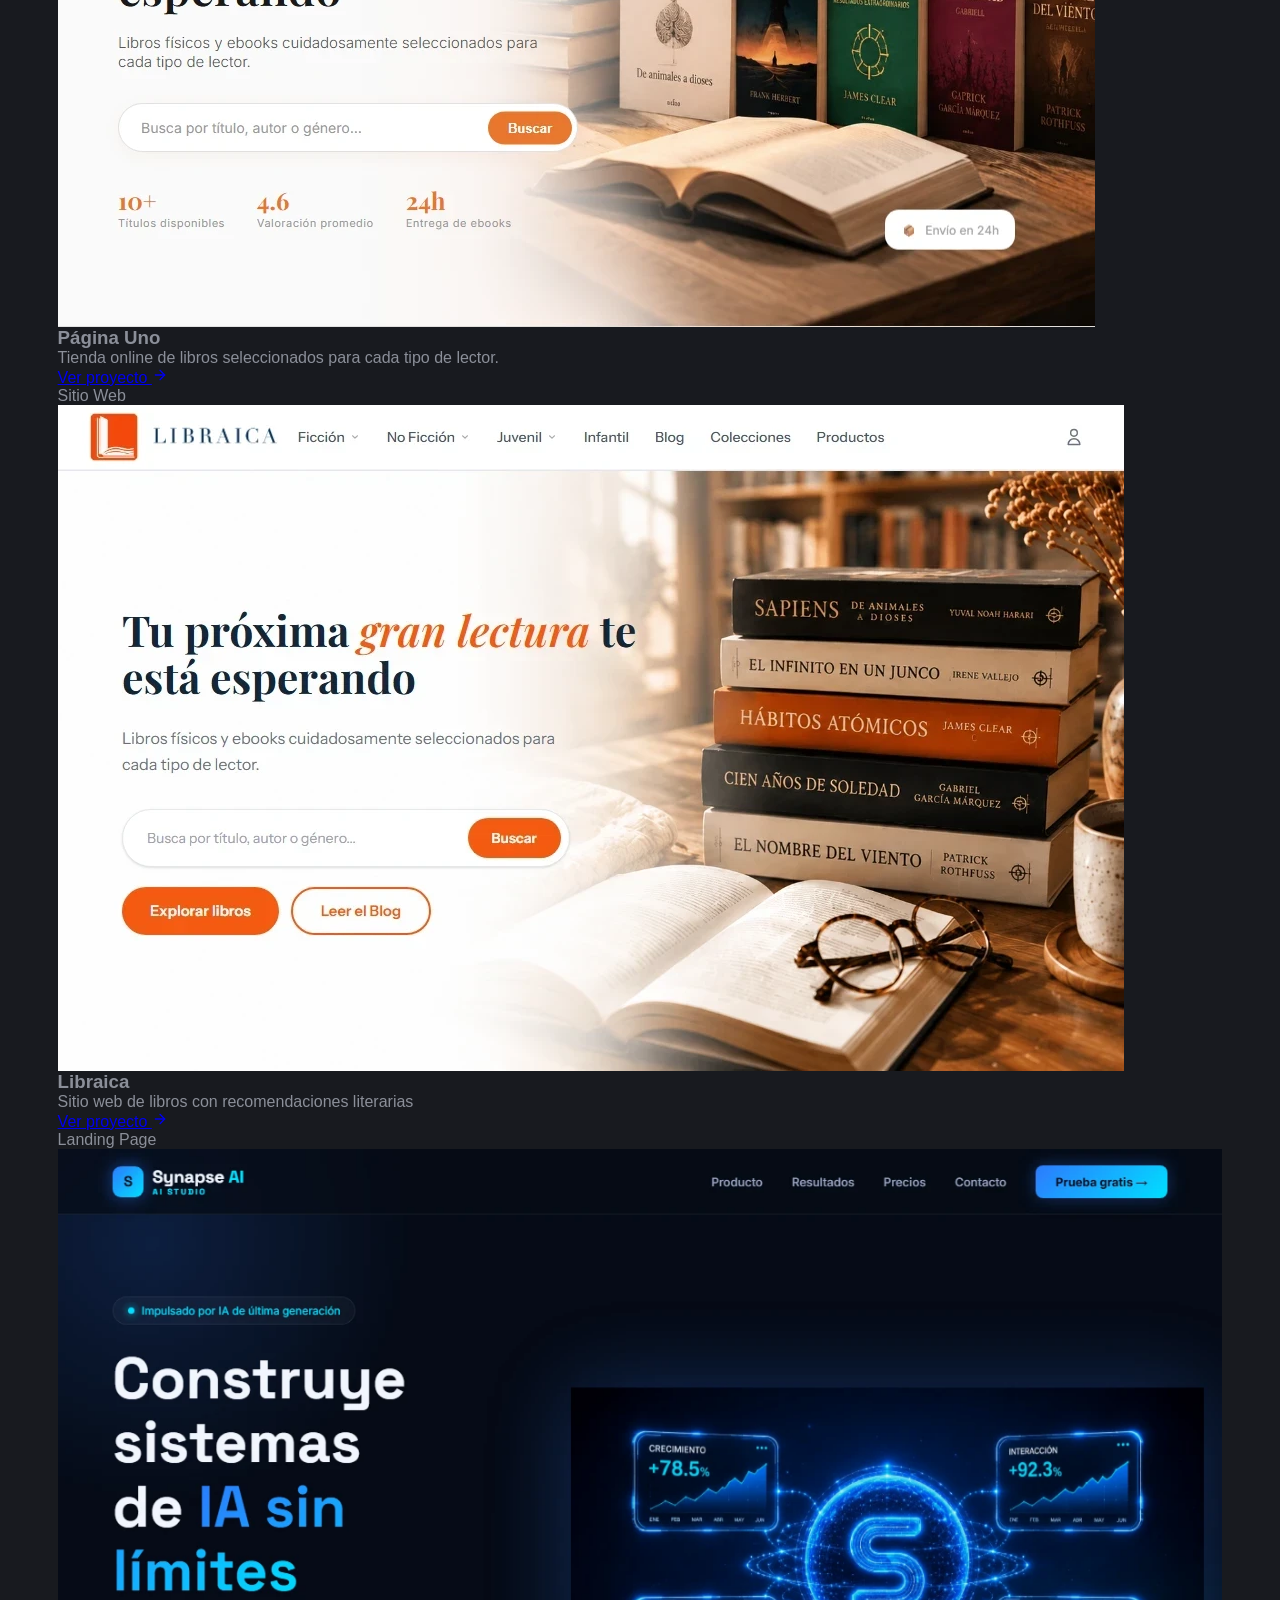
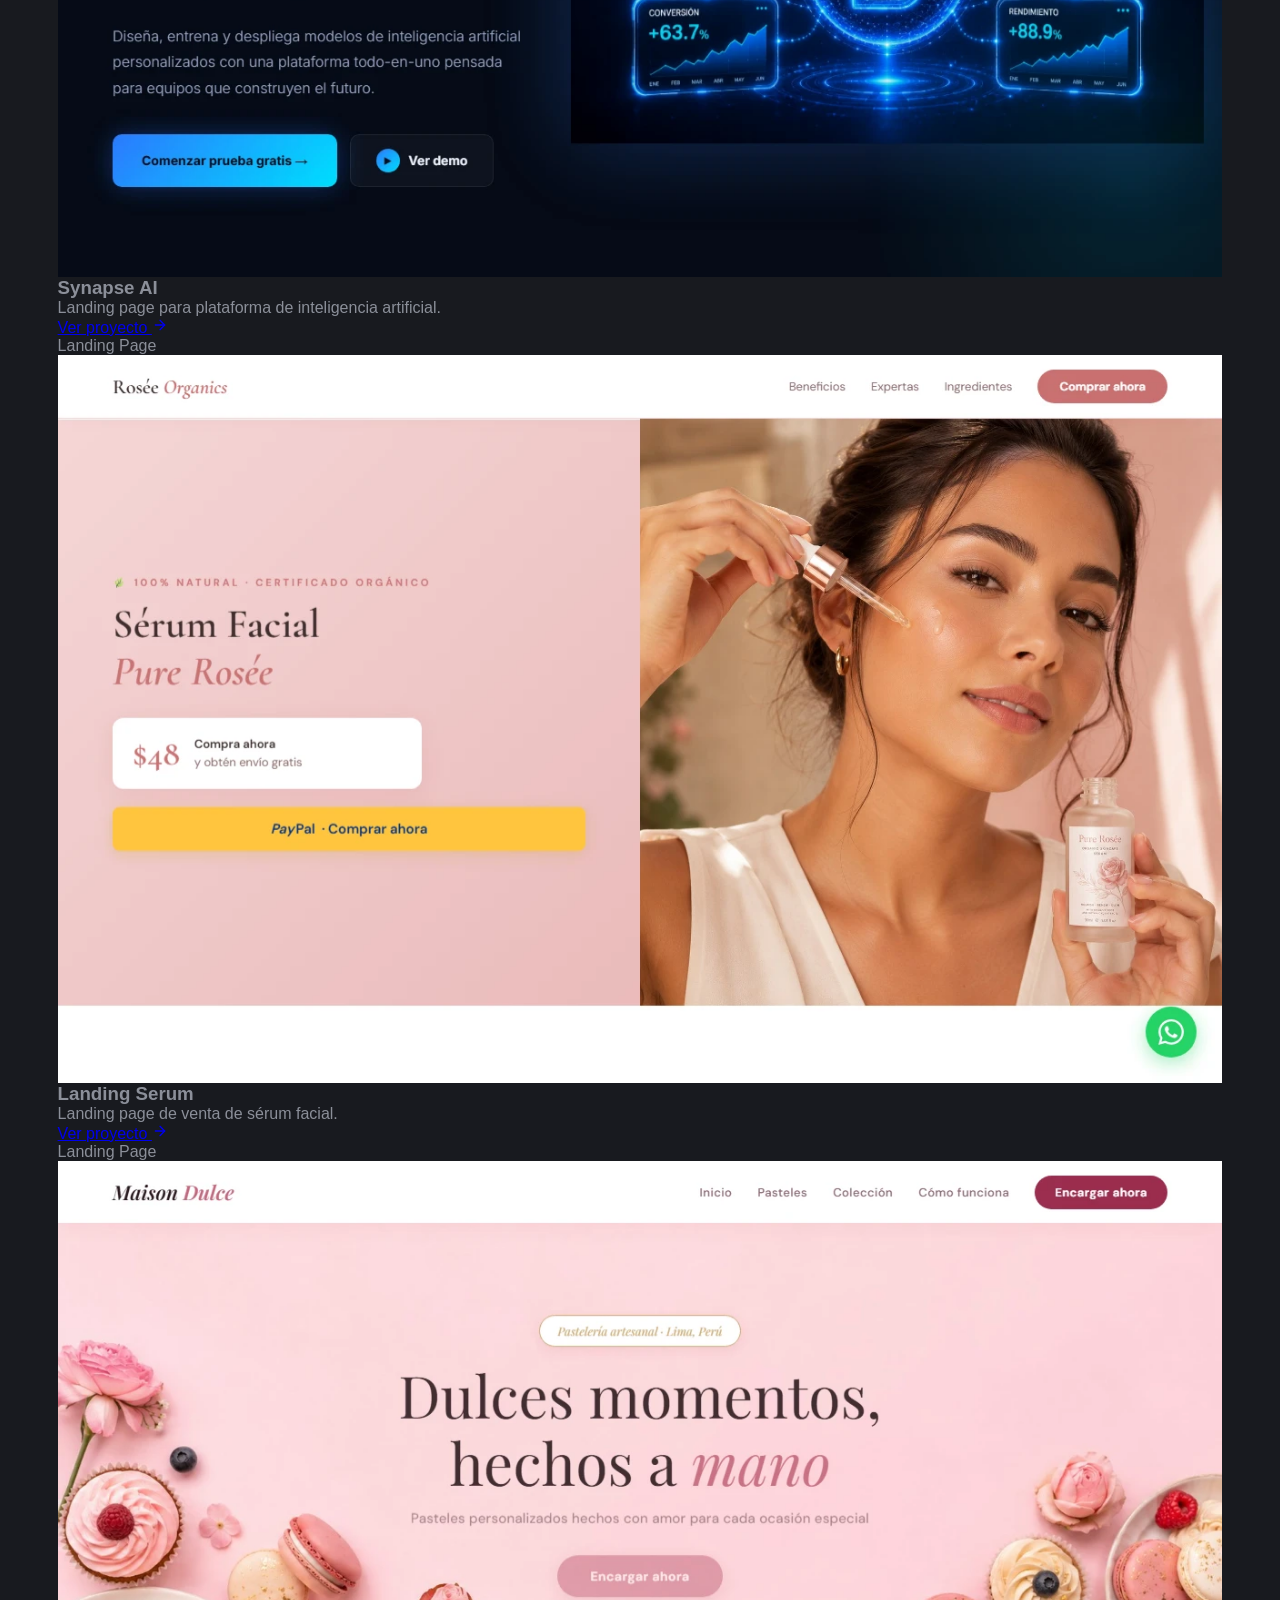
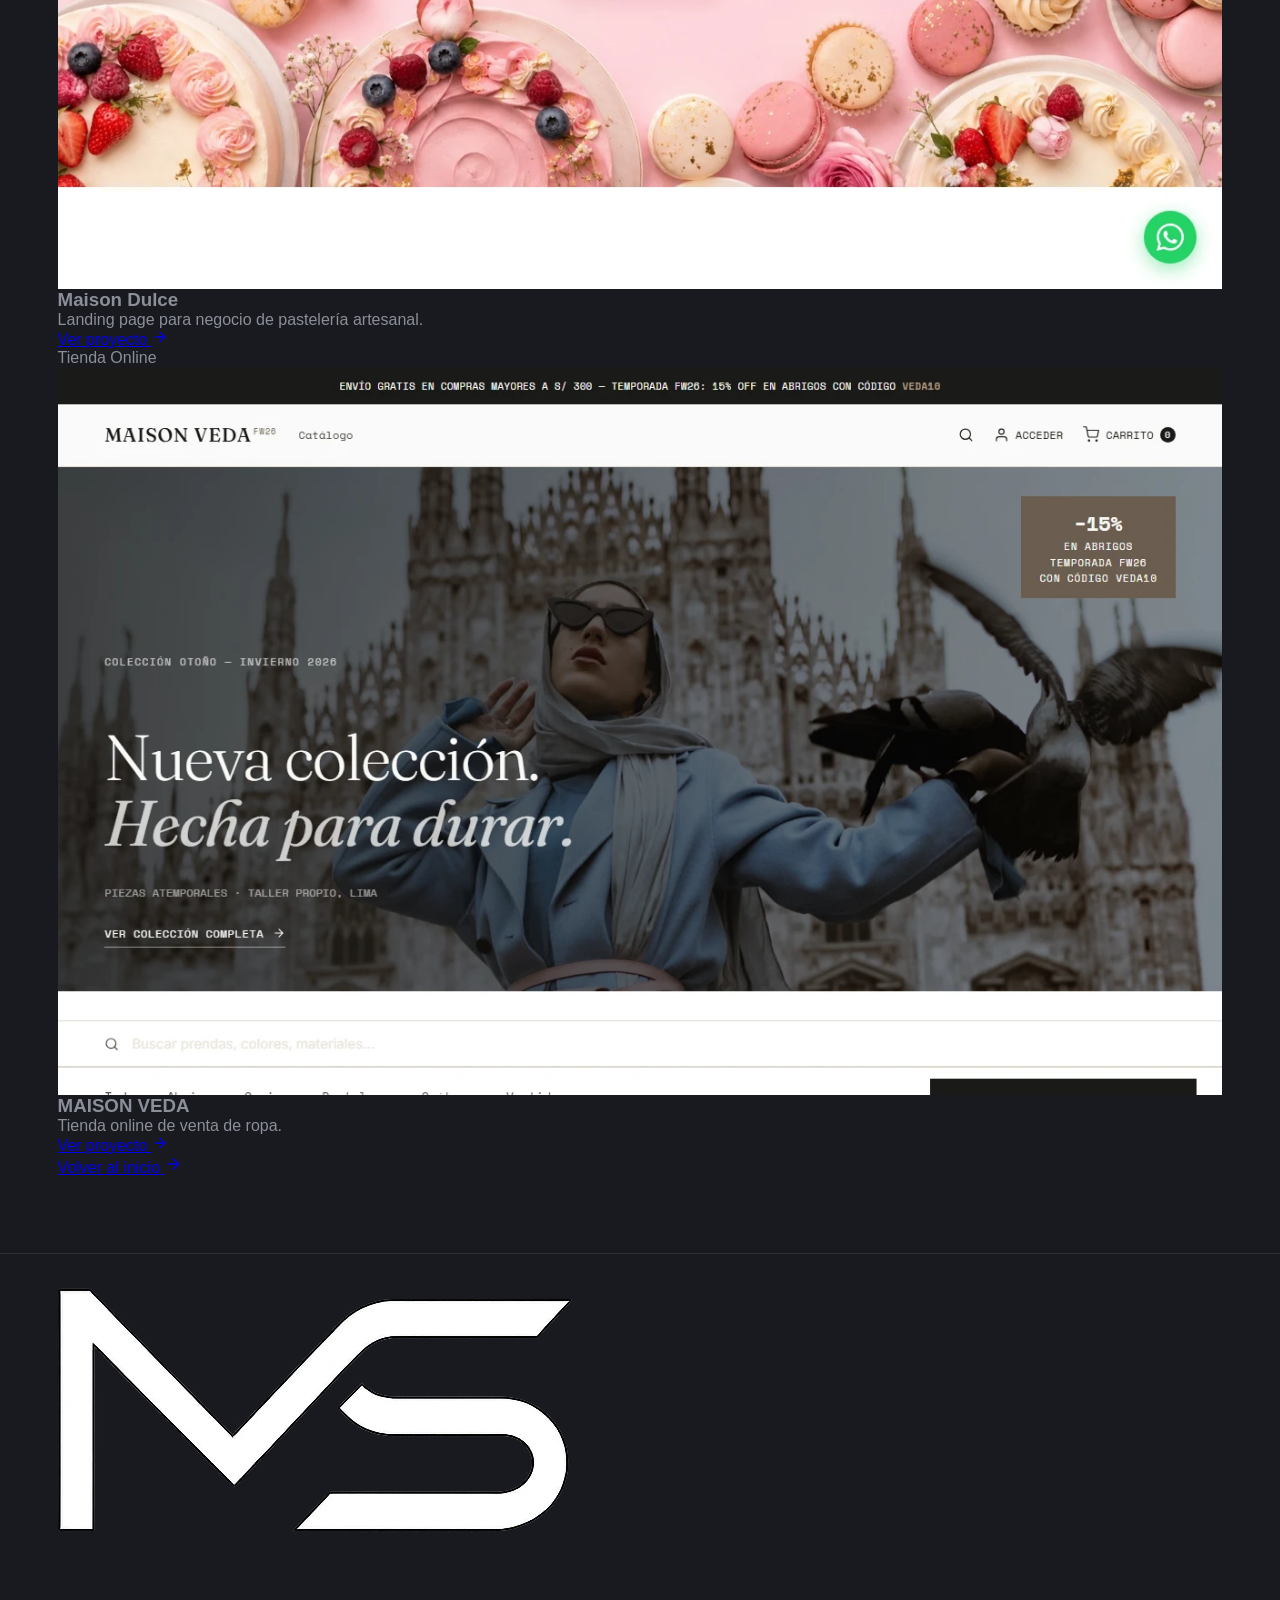
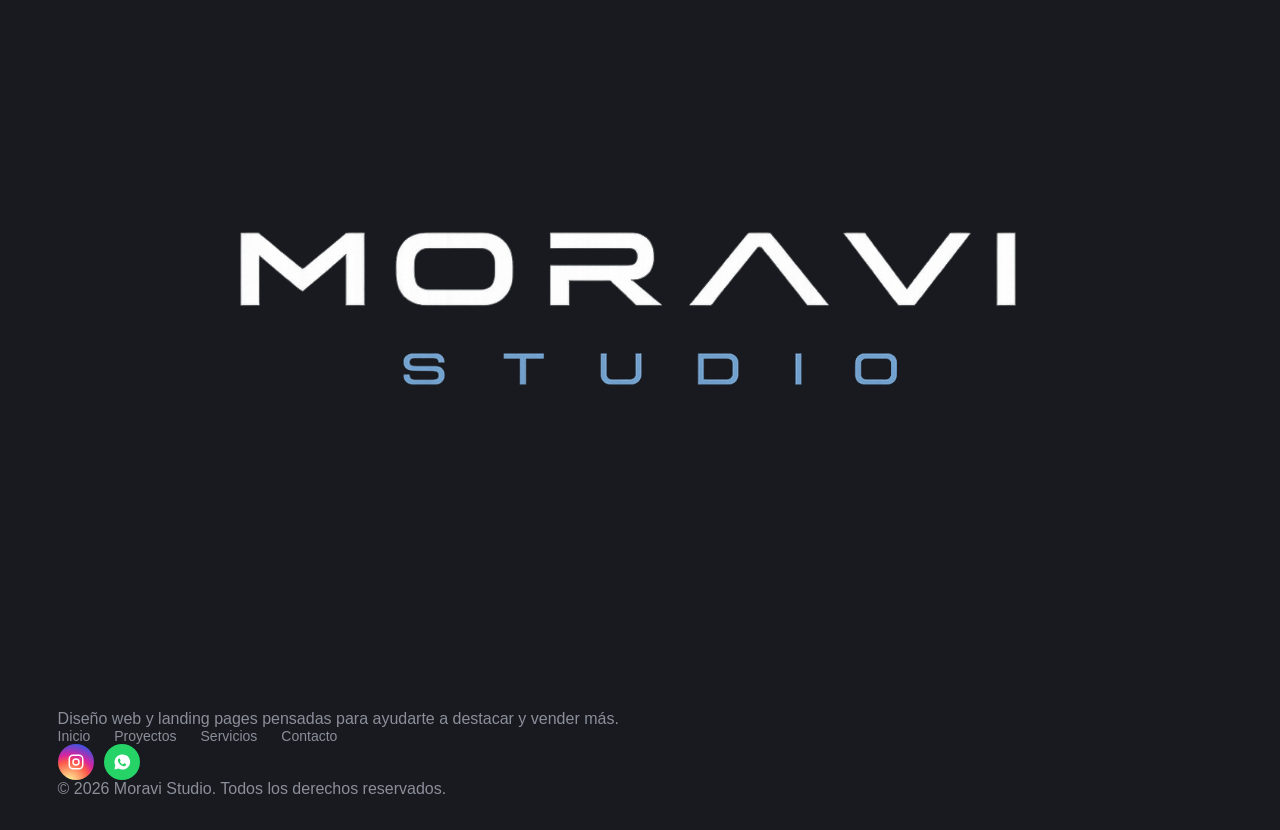
<file: portafolio-backup2.html>
<!DOCTYPE html>
<html lang="es">
<head>
  <meta charset="UTF-8">
  <meta name="viewport" content="width=device-width, initial-scale=1.0">
  <title>Portafolio — Moravi Studio</title>
  <meta name="description" content="Proyectos reales de diseño web desarrollados por Moravi Studio: landing pages, sitios web y tiendas online.">

  <link rel="preconnect" href="https://fonts.googleapis.com">
  <link rel="preconnect" href="https://fonts.gstatic.com" crossorigin>
  <link href="https://fonts.googleapis.com/css2?family=Poppins:wght@500;600;700&family=Inter:wght@400;500;600&display=swap" rel="stylesheet">

  <link rel="stylesheet" href="css/styles.css">
</head>
<body>

  <!-- ============ HEADER (idéntico a index.html; hrefs ajustados para cruzar de página) ============ -->
  <header class="header">
    <div class="container header__inner">
      <a href="index.html" class="header__brand">
        <img src="assets/img/logo-moravi.webp" alt="Moravi Studio" class="header__logo">
      </a>
      <nav class="nav">
        <a href="index.html" class="nav__link">Inicio</a>
        <a href="index.html#proyectos" class="nav__link nav__link--active">Proyectos</a>
        <a href="index.html#servicios" class="nav__link">Servicios</a>
        <a href="index.html#contacto" class="nav__link">Contacto</a>
      </nav>
    </div>
  </header>

  <!-- ============ PORTAFOLIO — INTRO DE LA PÁGINA ============ -->
  <section class="portfolio-hero">
    <div class="container portfolio-hero__inner">
      <h1 class="portfolio__title">Proyectos que ayudan a las marcas a <span class="accent">destacar</span></h1>
      <p class="portfolio__subtitle">Algunas muestras de sitios web diseñados para diferentes tipos de negocios.</p>

      <div class="portfolio__filters">
        <button type="button" class="portfolio__filter-btn is-active" data-filter="todo">Todo</button>
        <button type="button" class="portfolio__filter-btn" data-filter="landing">Landing Pages</button>
        <button type="button" class="portfolio__filter-btn" data-filter="sitio-web">Sitios Web</button>
        <button type="button" class="portfolio__filter-btn" data-filter="tienda-online">Tiendas Online</button>
      </div>
    </div>
  </section>

  <!-- ============ GRILLA DE PROYECTOS (mismo patrón .projects__card de index.html) ============ -->
  <section class="portfolio-grid">
    <div class="container">
      <div class="projects__grid" id="portfolio-grid">
        <article class="projects__card" data-category="landing">
          <span class="projects__badge"><span class="projects__badge-dot"></span>Landing Page</span>
          <div class="projects__media">
            <img src="assets/img/lash-atelier-hero.webp" alt="Captura del sitio web de Lash Atelier" class="projects__media-img">
          </div>
          <div class="projects__body">
            <h3 class="projects__card-title">Lash Atelier</h3>
            <div class="projects__card-row">
              <p class="projects__card-text">Landing page moderna para negocio de pestañas y laminado de cejas.</p>
              <a href="https://moravistudio.github.io/pesta-as/" class="projects__link" target="_blank" rel="noopener noreferrer">
                Ver proyecto
                <svg width="16" height="16" viewBox="0 0 24 24" fill="none" stroke="currentColor" stroke-width="2" stroke-linecap="round" stroke-linejoin="round"><line x1="5" y1="12" x2="19" y2="12"></line><polyline points="12 5 19 12 12 19"></polyline></svg>
              </a>
            </div>
          </div>
        </article>

        <article class="projects__card" data-category="tienda-online">
          <span class="projects__badge"><span class="projects__badge-dot"></span>Tienda Online</span>
          <div class="projects__media">
            <img src="assets/img/pagina-uno-hero.webp" alt="Captura del sitio web de Página Uno" class="projects__media-img">
          </div>
          <div class="projects__body">
            <h3 class="projects__card-title">Página Uno</h3>
            <div class="projects__card-row">
              <p class="projects__card-text">Tienda online de libros seleccionados para cada tipo de lector.</p>
              <a href="https://moravistudio.github.io/tiendaonlinelibros/" class="projects__link" target="_blank" rel="noopener noreferrer">
                Ver proyecto
                <svg width="16" height="16" viewBox="0 0 24 24" fill="none" stroke="currentColor" stroke-width="2" stroke-linecap="round" stroke-linejoin="round"><line x1="5" y1="12" x2="19" y2="12"></line><polyline points="12 5 19 12 12 19"></polyline></svg>
              </a>
            </div>
          </div>
        </article>

        <article class="projects__card" data-category="sitio-web">
          <span class="projects__badge"><span class="projects__badge-dot"></span>Sitio Web</span>
          <div class="projects__media">
            <img src="assets/img/libraica-hero.webp" alt="Captura del sitio web de Libraica" class="projects__media-img">
          </div>
          <div class="projects__body">
            <h3 class="projects__card-title">Libraica</h3>
            <div class="projects__card-row">
              <p class="projects__card-text">Sitio web de libros con recomendaciones literarias</p>
              <a href="https://www.libraica.com" class="projects__link" target="_blank" rel="noopener noreferrer">
                Ver proyecto
                <svg width="16" height="16" viewBox="0 0 24 24" fill="none" stroke="currentColor" stroke-width="2" stroke-linecap="round" stroke-linejoin="round"><line x1="5" y1="12" x2="19" y2="12"></line><polyline points="12 5 19 12 12 19"></polyline></svg>
              </a>
            </div>
          </div>
        </article>

        <article class="projects__card" data-category="landing">
          <span class="projects__badge"><span class="projects__badge-dot"></span>Landing Page</span>
          <div class="projects__media">
            <img src="assets/img/synapse-ai-hero.webp" alt="Captura del sitio web de Synapse AI" class="projects__media-img">
          </div>
          <div class="projects__body">
            <h3 class="projects__card-title">Synapse AI</h3>
            <div class="projects__card-row">
              <p class="projects__card-text">Landing page para plataforma de inteligencia artificial.</p>
              <a href="https://moravistudio.github.io/Synapse-AI/" class="projects__link" target="_blank" rel="noopener noreferrer">
                Ver proyecto
                <svg width="16" height="16" viewBox="0 0 24 24" fill="none" stroke="currentColor" stroke-width="2" stroke-linecap="round" stroke-linejoin="round"><line x1="5" y1="12" x2="19" y2="12"></line><polyline points="12 5 19 12 12 19"></polyline></svg>
              </a>
            </div>
          </div>
        </article>

        <article class="projects__card" data-category="landing">
          <span class="projects__badge"><span class="projects__badge-dot"></span>Landing Page</span>
          <div class="projects__media">
            <img src="assets/img/landing-serum-hero.webp" alt="Captura del sitio web de Landing Serum" class="projects__media-img">
          </div>
          <div class="projects__body">
            <h3 class="projects__card-title">Landing Serum</h3>
            <div class="projects__card-row">
              <p class="projects__card-text">Landing page de venta de sérum facial.</p>
              <a href="https://moravistudio.github.io/Landing-serum/" class="projects__link" target="_blank" rel="noopener noreferrer">
                Ver proyecto
                <svg width="16" height="16" viewBox="0 0 24 24" fill="none" stroke="currentColor" stroke-width="2" stroke-linecap="round" stroke-linejoin="round"><line x1="5" y1="12" x2="19" y2="12"></line><polyline points="12 5 19 12 12 19"></polyline></svg>
              </a>
            </div>
          </div>
        </article>

        <article class="projects__card" data-category="landing">
          <span class="projects__badge"><span class="projects__badge-dot"></span>Landing Page</span>
          <div class="projects__media">
            <img src="assets/img/maison-dulce-hero.webp" alt="Captura del sitio web de Maison Dulce" class="projects__media-img">
          </div>
          <div class="projects__body">
            <h3 class="projects__card-title">Maison Dulce</h3>
            <div class="projects__card-row">
              <p class="projects__card-text">Landing page para negocio de pastelería artesanal.</p>
              <a href="https://moravistudio.github.io/Maison-Dulce/" class="projects__link" target="_blank" rel="noopener noreferrer">
                Ver proyecto
                <svg width="16" height="16" viewBox="0 0 24 24" fill="none" stroke="currentColor" stroke-width="2" stroke-linecap="round" stroke-linejoin="round"><line x1="5" y1="12" x2="19" y2="12"></line><polyline points="12 5 19 12 12 19"></polyline></svg>
              </a>
            </div>
          </div>
        </article>

        <article class="projects__card" data-category="tienda-online">
          <span class="projects__badge"><span class="projects__badge-dot"></span>Tienda Online</span>
          <div class="projects__media">
            <img src="assets/img/maison-veda-hero.webp" alt="Captura del sitio web de MAISON VEDA" class="projects__media-img">
          </div>
          <div class="projects__body">
            <h3 class="projects__card-title">MAISON VEDA</h3>
            <div class="projects__card-row">
              <p class="projects__card-text">Tienda online de venta de ropa.</p>
              <a href="https://moravistudio.github.io/MAISON-VEDA/" class="projects__link" target="_blank" rel="noopener noreferrer">
                Ver proyecto
                <svg width="16" height="16" viewBox="0 0 24 24" fill="none" stroke="currentColor" stroke-width="2" stroke-linecap="round" stroke-linejoin="round"><line x1="5" y1="12" x2="19" y2="12"></line><polyline points="12 5 19 12 12 19"></polyline></svg>
              </a>
            </div>
          </div>
        </article>
      </div>

      <div class="projects__cta">
        <a href="index.html" class="projects__btn-all">
          Volver al inicio
          <svg width="18" height="18" viewBox="0 0 24 24" fill="none" stroke="currentColor" stroke-width="2" stroke-linecap="round" stroke-linejoin="round"><line x1="5" y1="12" x2="19" y2="12"></line><polyline points="12 5 19 12 12 19"></polyline></svg>
        </a>
      </div>
    </div>
  </section>

  <!-- ============ FOOTER (idéntico a index.html; hrefs ajustados para cruzar de página) ============ -->
  <footer class="footer">
    <div class="container footer__top">
      <div class="footer__brand">
        <div class="footer__logo-wrap">
          <img src="assets/img/logo-ms-footer.webp" alt="MS" class="footer__logo-ms">
          <img src="assets/img/logo-texto-footer.webp" alt="Moravi Studio" class="footer__logo-texto">
        </div>
        <p class="footer__tagline">Diseño web y landing pages pensadas para ayudarte a destacar y vender más.</p>
      </div>

      <nav class="footer__nav">
        <a href="index.html" class="footer__nav-link">Inicio</a>
        <a href="index.html#proyectos" class="footer__nav-link">Proyectos</a>
        <a href="index.html#servicios" class="footer__nav-link">Servicios</a>
        <a href="index.html#contacto" class="footer__nav-link">Contacto</a>
      </nav>

      <div class="footer__aside">
        <div class="footer__social">
          <a href="https://www.instagram.com/moravistudiolab" target="_blank" rel="noopener noreferrer" class="footer__social-icon footer__social-icon--instagram" aria-label="Instagram">
            <svg width="18" height="18" viewBox="0 0 24 24" fill="none" stroke="white" stroke-width="2" stroke-linecap="round" stroke-linejoin="round">
              <rect x="3" y="3" width="18" height="18" rx="5"/>
              <circle cx="12" cy="12" r="4"/>
              <circle cx="17.3" cy="6.7" r="0.6" fill="white" stroke="none"/>
            </svg>
          </a>
          <a href="https://wa.me/51940284018" target="_blank" rel="noopener noreferrer" class="footer__social-icon footer__social-icon--whatsapp" aria-label="WhatsApp">
            <svg width="18" height="18" viewBox="0 0 24 24" fill="white"><path d="M12 2a10 10 0 0 0-8.94 14.47L2 22l5.66-1.48A10 10 0 1 0 12 2zm5.29 14.34c-.22.62-1.09 1.14-1.79 1.29-.49.1-1.12.18-3.26-.7-2.73-1.13-4.49-3.9-4.63-4.08-.14-.18-1.1-1.46-1.1-2.79 0-1.33.7-1.98.94-2.25.24-.27.53-.34.71-.34h.5c.16 0 .38-.02.58.44.22.5.75 1.83.82 1.96.07.13.11.29.02.47-.09.18-.14.29-.27.45-.13.15-.28.33-.4.45-.13.13-.27.27-.12.53.16.27.7 1.16 1.51 1.88 1.04.93 1.92 1.22 2.19 1.36.27.13.43.11.59-.07.16-.18.68-.79.86-1.06.18-.27.36-.22.6-.13.24.09 1.55.73 1.82.87.27.13.45.2.51.31.07.11.07.62-.15 1.24z"/></svg>
          </a>
        </div>
      </div>
    </div>

    <div class="footer__bottom">
      <div class="container footer__bottom-inner">
        <p>© 2026 Moravi Studio. Todos los derechos reservados.</p>
      </div>
    </div>
  </footer>

  <script src="js/portafolio.js" defer></script>
</body>
</html>
</file>
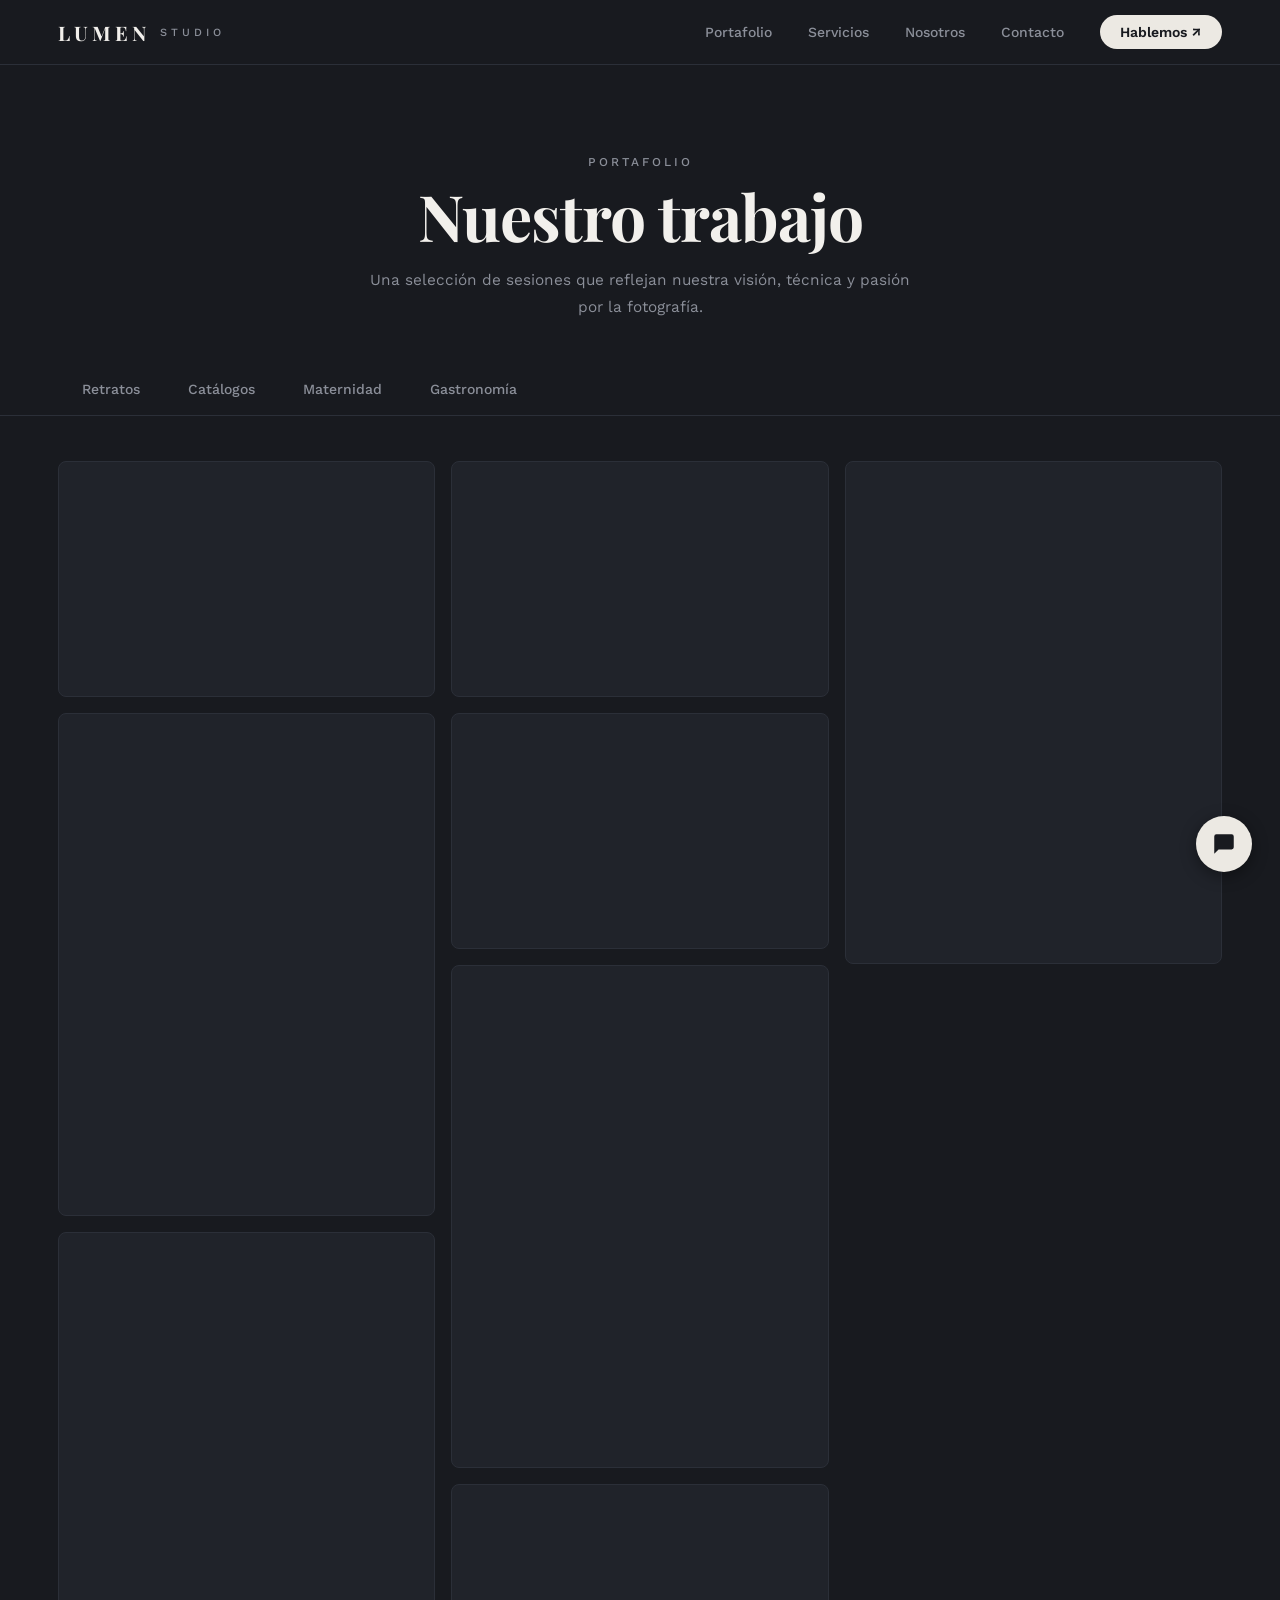
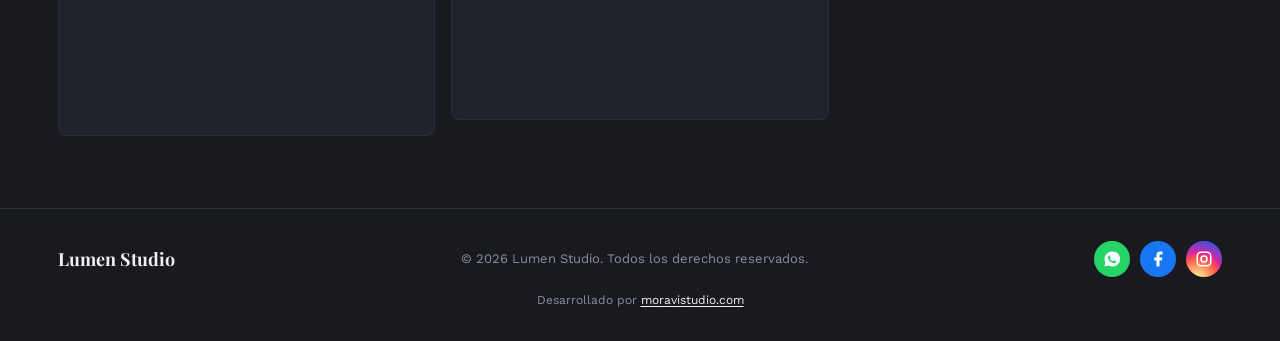
<file: portafolio.html>
<!DOCTYPE html>
<html lang="es">
<head>
  <meta charset="UTF-8">
  <meta name="viewport" content="width=device-width, initial-scale=1.0">
  <title>Portafolio — Lumen Studio</title>
  <meta name="description" content="Portafolio completo de Lumen Studio: retratos, catálogos, maternidad y gastronomía.">

  <link rel="preconnect" href="https://fonts.googleapis.com">
  <link rel="preconnect" href="https://fonts.gstatic.com" crossorigin>
  <link href="https://fonts.googleapis.com/css2?family=Playfair+Display:ital,wght@0,400;0,700;0,900;1,400;1,700&family=Work+Sans:wght@300;400;500;600;700&display=swap" rel="stylesheet">

  <link rel="stylesheet" href="css/styles.css?v=4">
</head>
<body>

  <!-- ============ HEADER ============ -->
  <header class="header">
    <div class="container header__inner">
      <a href="index.html" class="header__brand">
        <span class="header__logo-name">LUMEN</span>
        <span class="header__logo-sub">STUDIO</span>
      </a>
      <nav class="nav">
        <a href="index.html#portafolio" class="nav__link">Portafolio</a>
        <a href="index.html#servicios" class="nav__link">Servicios</a>
        <a href="index.html#nosotros" class="nav__link">Nosotros</a>
        <a href="index.html#contacto" class="nav__link">Contacto</a>
        <a href="index.html#contacto" class="nav__cta">Hablemos ↗</a>
      </nav>
      <button class="hamburger" id="hamburger-btn" aria-label="Abrir menú" aria-expanded="false">☰</button>
    </div>
  </header>

  <!-- ============ HERO PORTAFOLIO ============ -->
  <section class="portfolio-hero">
    <div class="container portfolio-hero__inner">
      <span class="section-eyebrow">Portafolio</span>
      <h1 class="portfolio__title">Nuestro trabajo</h1>
      <p class="portfolio__subtitle">Una selección de sesiones que reflejan nuestra visión, técnica y pasión por la fotografía.</p>
    </div>
  </section>

  <!-- ============ NAVEGACIÓN ENTRE GALERÍAS ============ -->
  <nav class="galeria-nav">
    <div class="container">
      <div class="galeria-nav__links">
        <a href="retratos.html" class="galeria-nav__link">Retratos</a>
        <a href="catalogos.html" class="galeria-nav__link">Catálogos</a>
        <a href="maternidad.html" class="galeria-nav__link">Maternidad</a>
        <a href="gastronomia.html" class="galeria-nav__link">Gastronomía</a>
      </div>
    </div>
  </nav>

  <!-- ============ GALERÍA GENERAL ============ -->
  <section class="galeria-section">
    <div class="container">
      <div class="galeria__grid">
        <div class="galeria__item galeria__item--horizontal"></div>
        <div class="galeria__item galeria__item--vertical"></div>
        <div class="galeria__item galeria__item--vertical"></div>
        <div class="galeria__item galeria__item--horizontal"></div>
        <div class="galeria__item galeria__item--horizontal"></div>
        <div class="galeria__item galeria__item--vertical"></div>
        <div class="galeria__item galeria__item--horizontal"></div>
        <div class="galeria__item galeria__item--vertical"></div>
      </div>
    </div>
  </section>

  <!-- ============ FOOTER ============ -->
  <footer class="footer">
    <div class="container footer__inner">
      <div class="footer__brand">
        <span class="footer__nombre">Lumen Studio</span>
      </div>
      <p class="footer__copy">© 2026 Lumen Studio. Todos los derechos reservados.</p>
      <div class="footer__social">
        <a href="https://wa.me/51940284018" target="_blank" rel="noopener noreferrer" class="footer__social-icon footer__social-icon--whatsapp" aria-label="WhatsApp">
          <svg width="18" height="18" viewBox="0 0 24 24" fill="white"><path d="M12 2a10 10 0 0 0-8.94 14.47L2 22l5.66-1.48A10 10 0 1 0 12 2zm5.29 14.34c-.22.62-1.09 1.14-1.79 1.29-.49.1-1.12.18-3.26-.7-2.73-1.13-4.49-3.9-4.63-4.08-.14-.18-1.1-1.46-1.1-2.79 0-1.33.7-1.98.94-2.25.24-.27.53-.34.71-.34h.5c.16 0 .38-.02.58.44.22.5.75 1.83.82 1.96.07.13.11.29.02.47-.09.18-.14.29-.27.45-.13.15-.28.33-.4.45-.13.13-.27.27-.12.53.16.27.7 1.16 1.51 1.88 1.04.93 1.92 1.22 2.19 1.36.27.13.43.11.59-.07.16-.18.68-.79.86-1.06.18-.27.36-.22.6-.13.24.09 1.55.73 1.82.87.27.13.45.2.51.31.07.11.07.62-.15 1.24z"/></svg>
        </a>
        <a href="https://www.facebook.com" target="_blank" rel="noopener noreferrer" class="footer__social-icon footer__social-icon--facebook" aria-label="Facebook">
          <svg width="18" height="18" viewBox="0 0 24 24" fill="white"><path d="M18 2h-3a5 5 0 0 0-5 5v3H7v4h3v8h4v-8h3l1-4h-4V7a1 1 0 0 1 1-1h3z"/></svg>
        </a>
        <a href="https://www.instagram.com" target="_blank" rel="noopener noreferrer" class="footer__social-icon footer__social-icon--instagram" aria-label="Instagram">
          <svg width="18" height="18" viewBox="0 0 24 24" fill="none" stroke="white" stroke-width="2" stroke-linecap="round" stroke-linejoin="round">
            <rect x="3" y="3" width="18" height="18" rx="5"/>
            <circle cx="12" cy="12" r="4"/>
            <circle cx="17.3" cy="6.7" r="0.6" fill="white" stroke="none"/>
          </svg>
        </a>
      </div>
    </div>
    <p class="firma-moravi">Desarrollado por <a href="https://www.moravistudio.com/" target="_blank" rel="noopener">moravistudio.com</a></p>
  </footer>

  <script src="js/portafolio.js" defer></script>
  <script src="js/menu-mobile.js" defer></script>

  <!-- Chatbot -->
  <button class="chatbot__toggle" aria-label="Abrir chat" aria-expanded="false">
    <svg width="26" height="26" viewBox="0 0 24 24" fill="none" xmlns="http://www.w3.org/2000/svg">
      <path d="M21 15a2 2 0 0 1-2 2H7l-4 4V5a2 2 0 0 1 2-2h14a2 2 0 0 1 2 2z" fill="white"/>
    </svg>
  </button>

  <div class="chatbot__window" role="dialog" aria-label="Chat de Lumen Studio">
    <div class="chatbot__header">
      <p class="chatbot__title">Lumen Studio 📷</p>
      <button class="chatbot__close" aria-label="Cerrar chat">✕</button>
    </div>
    <div class="chatbot__body"></div>
  </div>

  <script src="js/chatbot.js" defer></script>
</body>
</html>
</file>
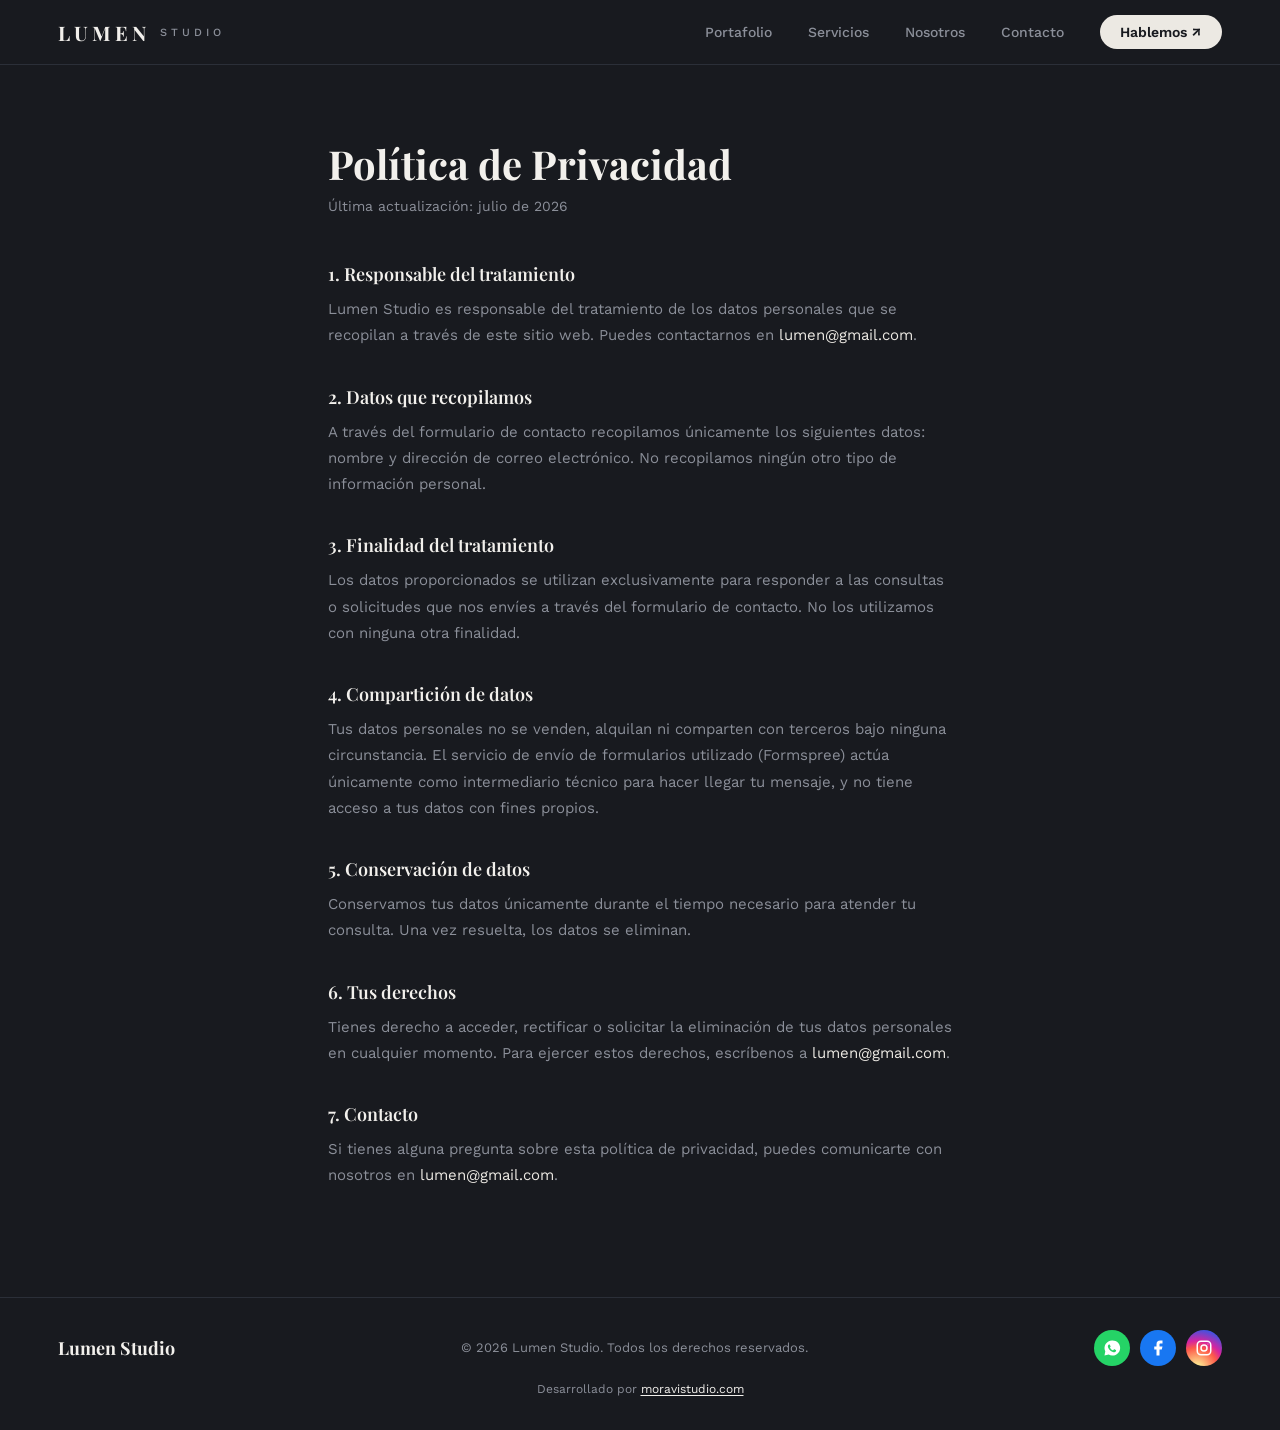
<file: privacidad.html>
<!DOCTYPE html>
<html lang="es">
<head>
  <meta charset="UTF-8">
  <meta name="viewport" content="width=device-width, initial-scale=1.0">
  <title>Política de Privacidad — Lumen Studio</title>
  <meta name="description" content="Política de privacidad de Lumen Studio. Conoce cómo gestionamos tus datos personales.">

  <link rel="preconnect" href="https://fonts.googleapis.com">
  <link rel="preconnect" href="https://fonts.gstatic.com" crossorigin>
  <link href="https://fonts.googleapis.com/css2?family=Playfair+Display:ital,wght@0,400;0,700;0,900;1,400;1,700&family=Work+Sans:wght@300;400;500;600;700&display=swap" rel="stylesheet">

  <link rel="stylesheet" href="css/styles.css?v=4">

  <style>
    .privacy {
      padding: clamp(60px, 8vh, 100px) 0;
    }

    .privacy__inner {
      max-width: 740px;
      margin: 0 auto;
    }

    .privacy__title {
      font-family: var(--font-heading);
      font-size: clamp(28px, 4vw, 40px);
      font-weight: 700;
      color: var(--heading);
      margin-bottom: 8px;
    }

    .privacy__date {
      font-size: 14px;
      color: var(--body);
      margin-bottom: 48px;
    }

    .privacy__section {
      margin-bottom: 36px;
    }

    .privacy__section h2 {
      font-family: var(--font-heading);
      font-size: 18px;
      font-weight: 600;
      color: var(--heading);
      margin-bottom: 10px;
    }

    .privacy__section p {
      font-size: 15px;
      line-height: 1.75;
      color: var(--body);
    }

    .privacy__section a {
      color: var(--brand-accent);
      text-decoration: none;
    }

    .privacy__section a:hover {
      text-decoration: underline;
    }
  </style>
</head>
<body>

  <!-- ============ HEADER ============ -->
  <header class="header">
    <div class="container header__inner">
      <a href="index.html" class="header__brand">
        <span class="header__logo-name">LUMEN</span>
        <span class="header__logo-sub">STUDIO</span>
      </a>
      <nav class="nav">
        <a href="index.html#portafolio" class="nav__link">Portafolio</a>
        <a href="index.html#servicios" class="nav__link">Servicios</a>
        <a href="index.html#nosotros" class="nav__link">Nosotros</a>
        <a href="index.html#contacto" class="nav__link">Contacto</a>
        <a href="index.html#contacto" class="nav__cta">Hablemos ↗</a>
      </nav>
      <button class="hamburger" id="hamburger-btn" aria-label="Abrir menú" aria-expanded="false">☰</button>
    </div>
  </header>

  <!-- ============ POLÍTICA DE PRIVACIDAD ============ -->
  <section class="privacy">
    <div class="container privacy__inner">
      <h1 class="privacy__title">Política de Privacidad</h1>
      <p class="privacy__date">Última actualización: julio de 2026</p>

      <div class="privacy__section">
        <h2>1. Responsable del tratamiento</h2>
        <p>Lumen Studio es responsable del tratamiento de los datos personales que se recopilan a través de este sitio web. Puedes contactarnos en <a href="mailto:lumen@gmail.com">lumen@gmail.com</a>.</p>
      </div>

      <div class="privacy__section">
        <h2>2. Datos que recopilamos</h2>
        <p>A través del formulario de contacto recopilamos únicamente los siguientes datos: nombre y dirección de correo electrónico. No recopilamos ningún otro tipo de información personal.</p>
      </div>

      <div class="privacy__section">
        <h2>3. Finalidad del tratamiento</h2>
        <p>Los datos proporcionados se utilizan exclusivamente para responder a las consultas o solicitudes que nos envíes a través del formulario de contacto. No los utilizamos con ninguna otra finalidad.</p>
      </div>

      <div class="privacy__section">
        <h2>4. Compartición de datos</h2>
        <p>Tus datos personales no se venden, alquilan ni comparten con terceros bajo ninguna circunstancia. El servicio de envío de formularios utilizado (Formspree) actúa únicamente como intermediario técnico para hacer llegar tu mensaje, y no tiene acceso a tus datos con fines propios.</p>
      </div>

      <div class="privacy__section">
        <h2>5. Conservación de datos</h2>
        <p>Conservamos tus datos únicamente durante el tiempo necesario para atender tu consulta. Una vez resuelta, los datos se eliminan.</p>
      </div>

      <div class="privacy__section">
        <h2>6. Tus derechos</h2>
        <p>Tienes derecho a acceder, rectificar o solicitar la eliminación de tus datos personales en cualquier momento. Para ejercer estos derechos, escríbenos a <a href="mailto:lumen@gmail.com">lumen@gmail.com</a>.</p>
      </div>

      <div class="privacy__section">
        <h2>7. Contacto</h2>
        <p>Si tienes alguna pregunta sobre esta política de privacidad, puedes comunicarte con nosotros en <a href="mailto:lumen@gmail.com">lumen@gmail.com</a>.</p>
      </div>
    </div>
  </section>

  <!-- ============ FOOTER ============ -->
  <footer class="footer">
    <div class="container footer__inner">
      <div class="footer__brand">
        <span class="footer__nombre">Lumen Studio</span>
      </div>
      <p class="footer__copy">© 2026 Lumen Studio. Todos los derechos reservados.</p>
      <div class="footer__social">
        <a href="https://wa.me/51940284018" target="_blank" rel="noopener noreferrer" class="footer__social-icon footer__social-icon--whatsapp" aria-label="WhatsApp">
          <svg width="18" height="18" viewBox="0 0 24 24" fill="white"><path d="M12 2a10 10 0 0 0-8.94 14.47L2 22l5.66-1.48A10 10 0 1 0 12 2zm5.29 14.34c-.22.62-1.09 1.14-1.79 1.29-.49.1-1.12.18-3.26-.7-2.73-1.13-4.49-3.9-4.63-4.08-.14-.18-1.1-1.46-1.1-2.79 0-1.33.7-1.98.94-2.25.24-.27.53-.34.71-.34h.5c.16 0 .38-.02.58.44.22.5.75 1.83.82 1.96.07.13.11.29.02.47-.09.18-.14.29-.27.45-.13.15-.28.33-.4.45-.13.13-.27.27-.12.53.16.27.7 1.16 1.51 1.88 1.04.93 1.92 1.22 2.19 1.36.27.13.43.11.59-.07.16-.18.68-.79.86-1.06.18-.27.36-.22.6-.13.24.09 1.55.73 1.82.87.27.13.45.2.51.31.07.11.07.62-.15 1.24z"/></svg>
        </a>
        <a href="https://www.facebook.com" target="_blank" rel="noopener noreferrer" class="footer__social-icon footer__social-icon--facebook" aria-label="Facebook">
          <svg width="18" height="18" viewBox="0 0 24 24" fill="white"><path d="M18 2h-3a5 5 0 0 0-5 5v3H7v4h3v8h4v-8h3l1-4h-4V7a1 1 0 0 1 1-1h3z"/></svg>
        </a>
        <a href="https://www.instagram.com" target="_blank" rel="noopener noreferrer" class="footer__social-icon footer__social-icon--instagram" aria-label="Instagram">
          <svg width="18" height="18" viewBox="0 0 24 24" fill="none" stroke="white" stroke-width="2" stroke-linecap="round" stroke-linejoin="round">
            <rect x="3" y="3" width="18" height="18" rx="5"/>
            <circle cx="12" cy="12" r="4"/>
            <circle cx="17.3" cy="6.7" r="0.6" fill="white" stroke="none"/>
          </svg>
        </a>
      </div>
    </div>
    <p class="firma-moravi">Desarrollado por <a href="https://www.moravistudio.com/" target="_blank" rel="noopener">moravistudio.com</a></p>
  </footer>

</body>
</html>
</file>
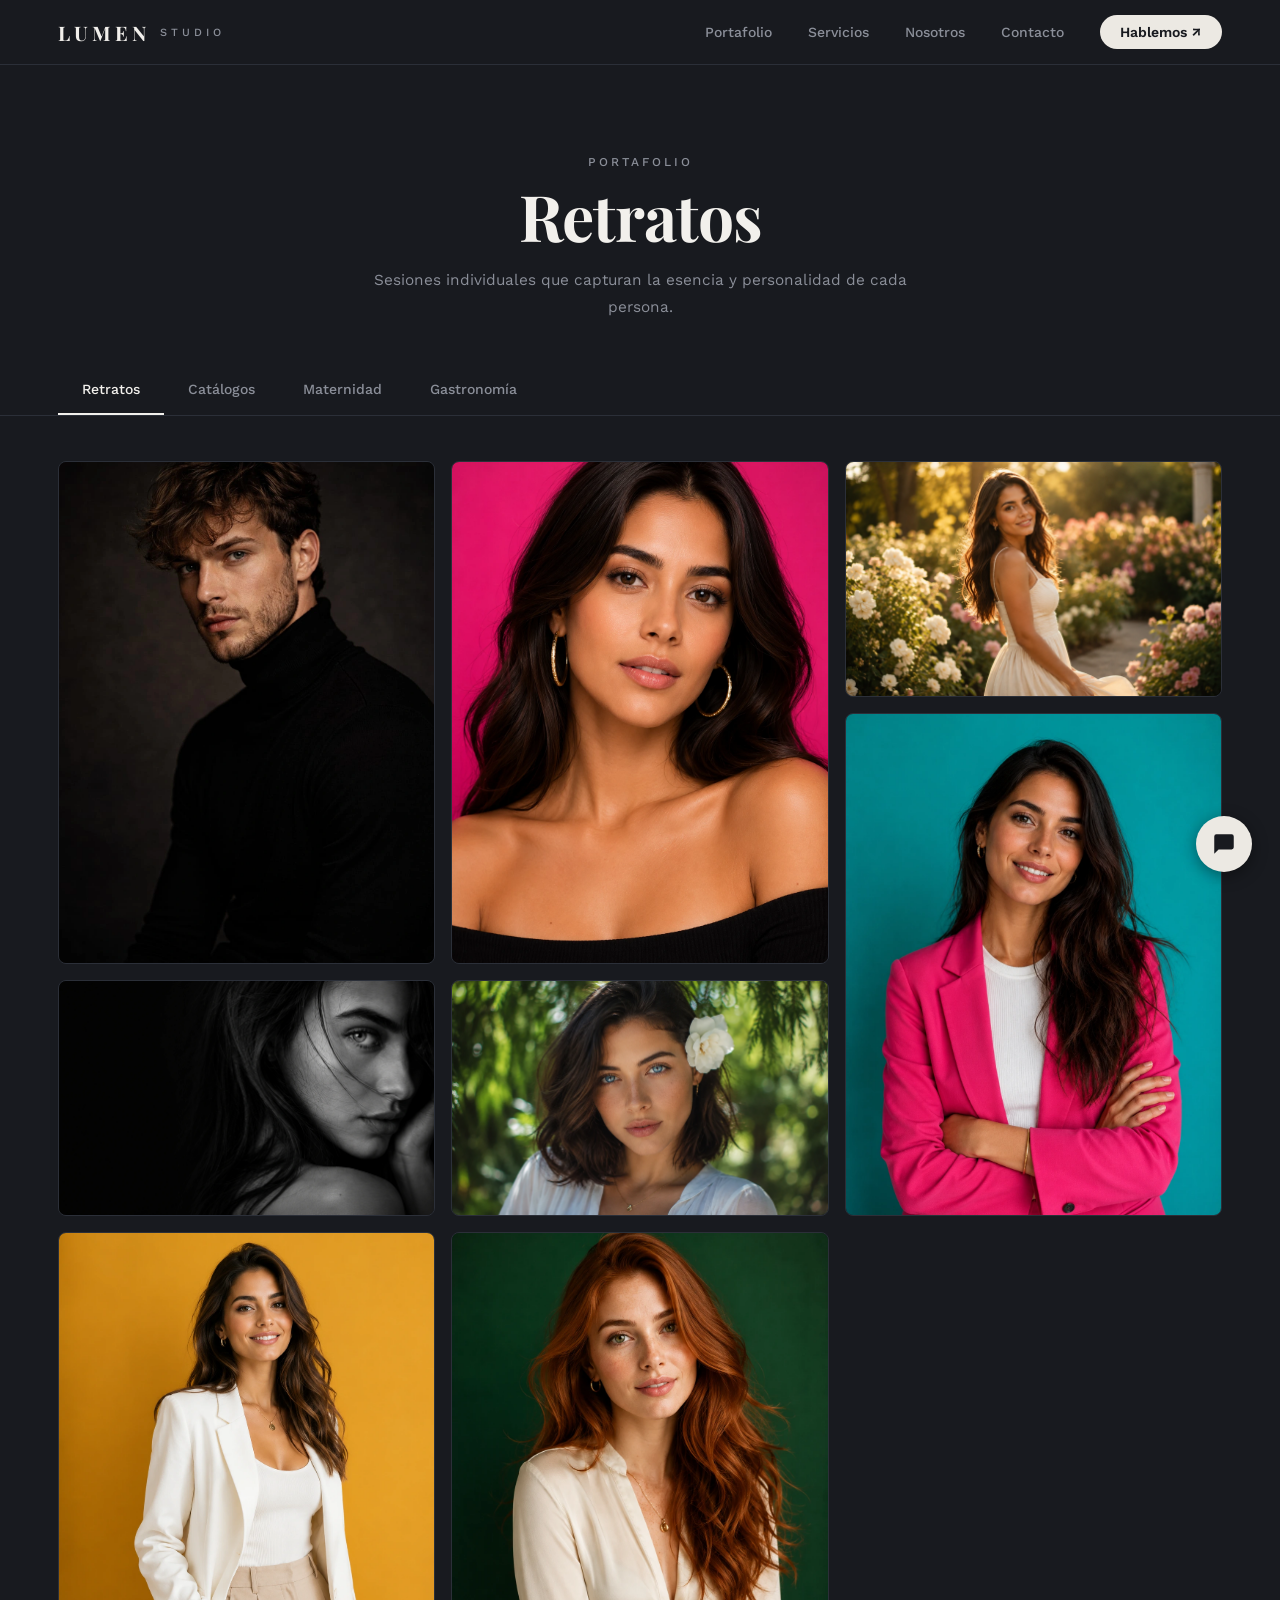
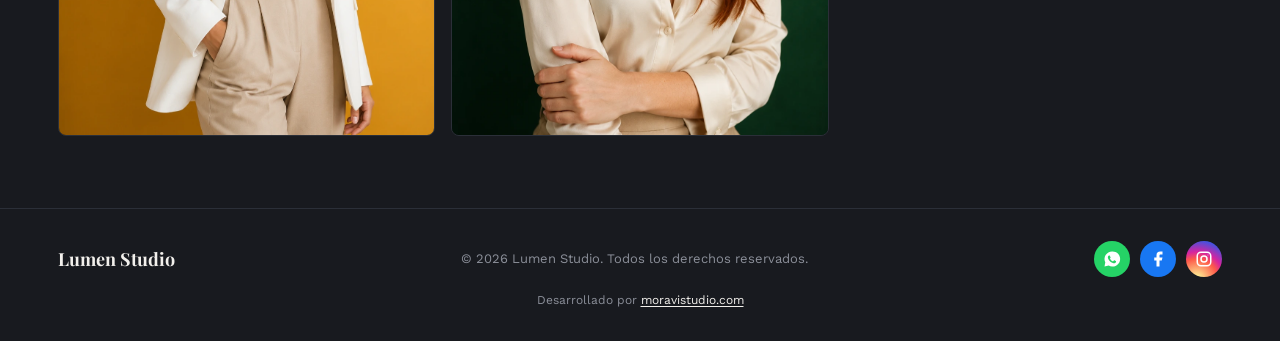
<file: retratos.html>
<!DOCTYPE html>
<html lang="es">
<head>
  <meta charset="UTF-8">
  <meta name="viewport" content="width=device-width, initial-scale=1.0">
  <title>Portafolio — Moravi Studio</title>
  <meta name="description" content="Proyectos reales de diseño web desarrollados por Moravi Studio: landing pages, sitios web y tiendas online.">

  <link rel="preconnect" href="https://fonts.googleapis.com">
  <link rel="preconnect" href="https://fonts.gstatic.com" crossorigin>
  <link href="https://fonts.googleapis.com/css2?family=Playfair+Display:ital,wght@0,400;0,700;0,900;1,400;1,700&family=Work+Sans:wght@300;400;500;600;700&display=swap" rel="stylesheet">

  <link rel="stylesheet" href="css/styles.css?v=4">
</head>
<body>

  <!-- ============ HEADER ============ -->
  <header class="header">
    <div class="container header__inner">
      <a href="index.html" class="header__brand">
        <span class="header__logo-name">LUMEN</span>
        <span class="header__logo-sub">STUDIO</span>
      </a>
      <nav class="nav">
        <a href="index.html#portafolio" class="nav__link">Portafolio</a>
        <a href="index.html#servicios" class="nav__link">Servicios</a>
        <a href="index.html#nosotros" class="nav__link">Nosotros</a>
        <a href="index.html#contacto" class="nav__link">Contacto</a>
        <a href="index.html#contacto" class="nav__cta">Hablemos ↗</a>
      </nav>
      <button class="hamburger" id="hamburger-btn" aria-label="Abrir menú" aria-expanded="false">☰</button>
    </div>
  </header>

  <!-- ============ HERO PORTAFOLIO ============ -->
  <section class="portfolio-hero">
    <div class="container portfolio-hero__inner">
      <span class="section-eyebrow">Portafolio</span>
      <h1 class="portfolio__title">Retratos</h1>
      <p class="portfolio__subtitle">Sesiones individuales que capturan la esencia y personalidad de cada persona.</p>
    </div>
  </section>

  <nav class="galeria-nav">
    <div class="container">
      <div class="galeria-nav__links">
        <a href="retratos.html" class="galeria-nav__link galeria-nav__link--active">Retratos</a>
        <a href="catalogos.html" class="galeria-nav__link">Catálogos</a>
        <a href="maternidad.html" class="galeria-nav__link">Maternidad</a>
        <a href="gastronomia.html" class="galeria-nav__link">Gastronomía</a>
      </div>
    </div>
  </nav>

  <!-- ============ GALERÍA ============ -->
  <section class="galeria-section">
    <div class="container">
      <div class="galeria__grid">
        <img src="assets/img/retrato-v01.webp" alt="Retratos" class="galeria__item galeria__item--vertical">
        <img src="assets/img/retrato-01.webp" alt="Retratos" class="galeria__item galeria__item--horizontal">
        <img src="assets/img/retrato-v02.webp" alt="Retratos" class="galeria__item galeria__item--vertical">
        <img src="assets/img/retrato-v03.webp" alt="Retratos" class="galeria__item galeria__item--vertical">
        <img src="assets/img/retrato-02.webp" alt="Retratos" class="galeria__item galeria__item--horizontal">
        <img src="assets/img/retrato-v04.webp" alt="Retratos" class="galeria__item galeria__item--vertical">
        <img src="assets/img/retrato-03.webp" alt="Retratos" class="galeria__item galeria__item--horizontal">
        <img src="assets/img/retrato-v05.webp" alt="Retratos" class="galeria__item galeria__item--vertical">
      </div>
    </div>
  </section>

  <!-- ============ FOOTER ============ -->
  <footer class="footer">
    <div class="container footer__inner">
      <div class="footer__brand">
        <span class="footer__nombre">Lumen Studio</span>
      </div>
      <p class="footer__copy">© 2026 Lumen Studio. Todos los derechos reservados.</p>
      <div class="footer__social">
        <a href="https://wa.me/51999999999" target="_blank" rel="noopener noreferrer" class="footer__social-icon footer__social-icon--whatsapp" aria-label="WhatsApp">
          <svg width="18" height="18" viewBox="0 0 24 24" fill="white"><path d="M12 2a10 10 0 0 0-8.94 14.47L2 22l5.66-1.48A10 10 0 1 0 12 2zm5.29 14.34c-.22.62-1.09 1.14-1.79 1.29-.49.1-1.12.18-3.26-.7-2.73-1.13-4.49-3.9-4.63-4.08-.14-.18-1.1-1.46-1.1-2.79 0-1.33.7-1.98.94-2.25.24-.27.53-.34.71-.34h.5c.16 0 .38-.02.58.44.22.5.75 1.83.82 1.96.07.13.11.29.02.47-.09.18-.14.29-.27.45-.13.15-.28.33-.4.45-.13.13-.27.27-.12.53.16.27.7 1.16 1.51 1.88 1.04.93 1.92 1.22 2.19 1.36.27.13.43.11.59-.07.16-.18.68-.79.86-1.06.18-.27.36-.22.6-.13.24.09 1.55.73 1.82.87.27.13.45.2.51.31.07.11.07.62-.15 1.24z"/></svg>
        </a>
        <a href="https://www.facebook.com" target="_blank" rel="noopener noreferrer" class="footer__social-icon footer__social-icon--facebook" aria-label="Facebook">
          <svg width="18" height="18" viewBox="0 0 24 24" fill="white"><path d="M18 2h-3a5 5 0 0 0-5 5v3H7v4h3v8h4v-8h3l1-4h-4V7a1 1 0 0 1 1-1h3z"/></svg>
        </a>
        <a href="https://www.instagram.com" target="_blank" rel="noopener noreferrer" class="footer__social-icon footer__social-icon--instagram" aria-label="Instagram">
          <svg width="18" height="18" viewBox="0 0 24 24" fill="none" stroke="white" stroke-width="2" stroke-linecap="round" stroke-linejoin="round">
            <rect x="3" y="3" width="18" height="18" rx="5"/>
            <circle cx="12" cy="12" r="4"/>
            <circle cx="17.3" cy="6.7" r="0.6" fill="white" stroke="none"/>
          </svg>
        </a>
      </div>
    </div>
    <p class="firma-moravi">Desarrollado por <a href="https://www.moravistudio.com/" target="_blank" rel="noopener">moravistudio.com</a></p>
  </footer>

  <script src="js/portafolio.js" defer></script>
  <script src="js/menu-mobile.js" defer></script>

  <!-- Chatbot -->
  <button class="chatbot__toggle" aria-label="Abrir chat" aria-expanded="false">
    <svg width="26" height="26" viewBox="0 0 24 24" fill="none" xmlns="http://www.w3.org/2000/svg">
      <path d="M21 15a2 2 0 0 1-2 2H7l-4 4V5a2 2 0 0 1 2-2h14a2 2 0 0 1 2 2z" fill="white"/>
    </svg>
  </button>

  <div class="chatbot__window" role="dialog" aria-label="Chat de Lumen Studio">
    <div class="chatbot__header">
      <p class="chatbot__title">Lumen Studio 📷</p>
      <button class="chatbot__close" aria-label="Cerrar chat">✕</button>
    </div>
    <div class="chatbot__body"></div>
  </div>

  <script src="js/chatbot.js" defer></script>
</body>
</html>
</file>
<file: css/styles.css>
/* ============================================================
   CARLOS FAJARDO FOTOGRAFÍA — Sistema de diseño
   ============================================================ */

:root {
  --bg: #181a1f;
  --bg-alt: #20232a;
  --bg-elevated: #23262d;
  --brand-accent: #ece9e3;
  --brand-accent-soft: rgba(236, 233, 227, 0.08);
  --heading: #f2f0ec;
  --heading-dark: #181a1f;
  --body: #8b8f99;
  --body-light: #c7c9cf;
  --border: #2b2f38;
  --border-soft: #23262d;
  --white: #ffffff;

  --font-heading: 'Playfair Display', serif;
  --font-body: 'Work Sans', sans-serif;
}

* {
  margin: 0;
  padding: 0;
  box-sizing: border-box;
}

html {
  scroll-behavior: smooth;
}

body {
  font-family: var(--font-body);
  background: var(--bg);
  color: var(--body);
  -webkit-font-smoothing: antialiased;
  overflow-x: hidden;
}

img {
  max-width: 100%;
  display: block;
}

/* Contenedor ancho, como el prototipo: el texto arranca a ~6% del
   borde de la pantalla, dejando el resto para los dispositivos */
.container {
  max-width: 1720px;
  margin: 0 auto;
  padding: 0 clamp(24px, 4.5vw, 80px);
}

/* ============ HEADER ============ */

/* ============ HEADER ============ */

.header {
  position: sticky;
  top: 0;
  left: 0;
  right: 0;
  z-index: 100;
  background: var(--bg);
  border-bottom: 1px solid var(--border);
  padding: 0;
}

.header__inner {
  display: flex;
  flex-direction: row;
  align-items: center;
  justify-content: space-between;
  height: 64px;
}

.header__brand {
  display: flex;
  align-items: center;
  gap: 10px;
  text-decoration: none;
}

.header__logo-name {
  font-family: var(--font-heading);
  font-size: 20px;
  font-weight: 700;
  color: var(--heading);
  letter-spacing: 4px;
}

.header__logo-sub {
  font-family: var(--font-body);
  font-size: 11px;
  font-weight: 500;
  letter-spacing: 4px;
  color: var(--body);
}

.nav {
  display: flex;
  align-items: center;
  gap: 36px;
}

.nav__link {
  font-family: var(--font-body);
  font-size: 14px;
  font-weight: 500;
  color: var(--body);
  text-decoration: none;
  transition: color 0.2s ease;
}

.nav__link:hover,
.nav__link--active {
  color: var(--heading);
}

.nav__cta {
  display: inline-flex;
  align-items: center;
  gap: 6px;
  background: var(--brand-accent);
  color: var(--heading-dark);
  font-family: var(--font-body);
  font-size: 14px;
  font-weight: 600;
  padding: 9px 20px;
  border-radius: 999px;
  text-decoration: none;
  transition: opacity 0.2s ease;
}

.nav__cta:hover {
  opacity: 0.85;
}

/* ============ HERO ============ */

.hero {
  background-image: url('../assets/img/hero-bg.webp');
  background-size: cover;
  background-position: center right;
  background-repeat: no-repeat;
  min-height: 100vh;
  display: flex;
  align-items: center;
  padding: 60px 0;
}

.hero__inner {
  display: grid;
  grid-template-columns: 1fr;
  align-items: center;
  gap: 40px;
  width: 100%;
}

.hero__eyebrow {
  display: block;
  font-family: var(--font-body);
  font-size: 13px;
  font-weight: 500;
  letter-spacing: 3px;
  text-transform: uppercase;
  color: var(--body);
  margin-bottom: 24px;
}

.hero__title {
  font-family: var(--font-body);
  font-weight: 700;
  font-size: clamp(36px, 4.5vw, 64px);
  line-height: 0.95;
  letter-spacing: -1px;
  background: linear-gradient(135deg, var(--heading) 0%, var(--body-light) 100%);
  -webkit-background-clip: text;
  -webkit-text-fill-color: transparent;
  background-clip: text;
  margin-bottom: 28px;
  white-space: nowrap;
}

.hero__subtitle {
  font-family: var(--font-body);
  font-size: clamp(15px, 1.2vw, 18px);
  font-weight: 400;
  line-height: 1.7;
  color: var(--body);
  margin-bottom: 40px;
}

.hero__actions {
  display: flex;
  align-items: center;
  gap: 24px;
  flex-wrap: wrap;
}

.hero__cta-primary {
  display: inline-flex;
  align-items: center;
  gap: 8px;
  background: var(--brand-accent);
  color: var(--heading-dark);
  font-family: var(--font-body);
  font-size: 14px;
  font-weight: 600;
  padding: 12px 28px;
  border-radius: 999px;
  text-decoration: none;
  transition: opacity 0.2s ease;
}

.hero__cta-primary:hover {
  opacity: 0.85;
}

.hero__cta-secondary {
  font-family: var(--font-body);
  font-size: 14px;
  font-weight: 500;
  color: var(--body);
  text-decoration: none;
  transition: color 0.2s ease;
}

.hero__cta-secondary:hover {
  color: var(--heading);
}

.hero__visual {
  display: flex;
  align-items: center;
  justify-content: center;
}

.hero__photo-placeholder {
  width: 100%;
  aspect-ratio: 4 / 3;
  background: var(--bg-alt);
  border-radius: 16px;
  border: 1px solid var(--border);
}

@media (max-width: 1024px) {
  .hero__inner {
    grid-template-columns: 1fr;
    gap: 40px;
  }

  .hero {
    min-height: auto;
    padding: 100px 0 60px;
  }
}

@media (max-width: 640px) {
  .hero__title {
    font-size: 48px;
    letter-spacing: -1px;
  }

  .hero__actions {
    flex-direction: column;
    align-items: flex-start;
  }
}

@media (max-width: 640px) {
  .container {
    padding: 0 24px;
  }

  .nav {
    gap: 24px;
  }

  .nav__link {
    font-size: 15px;
  }

  .hero__content {
    padding-left: 20px;
  }

  .hero__content::before {
    height: 160px;
  }

  .hero__subtitle {
    font-size: 17px;
  }

  .btn {
    padding: 15px 26px;
    font-size: 16px;
  }
}

/* ============ PORTAFOLIO ============ */

.portfolio-section {
  background: var(--bg-alt);
  padding: clamp(60px, 8vh, 100px) 0;
}

.portfolio-section__header {
  display: flex;
  align-items: flex-end;
  justify-content: space-between;
  margin-bottom: 40px;
}

.portfolio-section__ver-todo {
  font-family: var(--font-body);
  font-size: 14px;
  font-weight: 500;
  color: var(--body);
  text-decoration: none;
  transition: color 0.2s ease;
}

.portfolio-section__ver-todo:hover {
  color: var(--heading);
}

.section-eyebrow {
  display: block;
  font-family: var(--font-body);
  font-size: 12px;
  font-weight: 500;
  letter-spacing: 3px;
  text-transform: uppercase;
  color: var(--body);
  margin-bottom: 10px;
}

.section-title {
  font-family: var(--font-heading);
  font-weight: 700;
  font-size: clamp(28px, 3vw, 42px);
  color: var(--heading);
  letter-spacing: -0.5px;
  line-height: 1.2;
}

.portfolio-section__grid {
  display: grid;
  grid-template-columns: repeat(4, 1fr);
  gap: 16px;
}

.portfolio-card {
  position: relative;
  background: var(--bg-elevated);
  border: 1px solid var(--border);
  border-radius: 12px;
  overflow: hidden;
  cursor: pointer;
  transition: transform 0.2s ease, border-color 0.2s ease;
}

.portfolio-card:hover {
  transform: translateY(-4px);
  border-color: var(--body);
}

.portfolio-card__img {
  aspect-ratio: 4 / 3;
  background: var(--bg);
  width: 100%;
  height: 100%;
  object-fit: cover;
  display: block;
}

.portfolio-card__body {
  display: flex;
  align-items: center;
  justify-content: space-between;
  padding: 14px 16px;
}

.portfolio-card__cat {
  font-family: var(--font-body);
  font-size: 14px;
  font-weight: 500;
  color: var(--heading);
}

.portfolio-card__arrow {
  font-size: 16px;
  color: var(--body);
  transition: color 0.2s ease;
}

.portfolio-card:hover .portfolio-card__arrow {
  color: var(--heading);
}

.portfolio-card__overlay {
  position: absolute;
  inset: 0;
  background: rgba(0, 0, 0, 0.55);
  display: flex;
  align-items: center;
  justify-content: center;
  opacity: 0;
  transition: opacity 0.3s ease;
}

.portfolio-card:hover .portfolio-card__overlay {
  opacity: 1;
}

.portfolio-card__overlay-title {
  font-family: var(--font-heading);
  font-size: 22px;
  color: var(--heading);
  letter-spacing: 0.04em;
}

@media (max-width: 1024px) {
  .portfolio-section__grid {
    grid-template-columns: repeat(2, 1fr);
  }
}

@media (max-width: 640px) {
  .portfolio-section__grid {
    grid-template-columns: 1fr;
  }
}

/* ============ PROYECTOS ============ */
/* Sección nueva: hereda variables de color/tipografía. No reutiliza
   .btn, .accent, .hero__ ni .methodology__ — clases 100% propias. */

/* Escala 0.85 uniforme (título, subtítulo, espaciados, tarjetas y
   CTA) para que la sección completa quepa en 1600x900 sin scroll,
   igual que en la referencia — antes medía 962px de alto total
   contra 900px de viewport, y el botón final quedaba fuera. */


/* ============ FOOTER ============ */
/* Rediseño 2026-07-06: fondo oscuro (var(--bg), mismo tono que los
   botones sólidos del sitio) en vez del fondo claro anterior. El
   wordmark del logo viene horneado en navy oscuro sobre el archivo —
   con brightness(0)+invert(1) se convierte en una silueta blanca
   (icono esfera incluido) para que tenga contraste sobre el fondo
   oscuro, sin necesitar un archivo de logo aparte. */

/* ============ FOOTER ============ */

.footer {
  background: var(--bg);
  border-top: 1px solid var(--border);
  padding: 32px 0;
}

.footer__inner {
  display: flex;
  align-items: center;
  justify-content: space-between;
  flex-wrap: wrap;
  gap: 16px;
}

.footer__nombre {
  font-family: var(--font-heading);
  font-size: 18px;
  font-weight: 700;
  color: var(--heading);
}

.footer__nav {
  display: flex;
  align-items: center;
  gap: 24px;
}

.footer__nav-link {
  font-family: var(--font-body);
  font-size: 14px;
  font-weight: 500;
  color: var(--body);
  text-decoration: none;
  transition: color 0.2s ease;
}

.footer__nav-link:hover {
  color: var(--heading);
}

.footer__copy {
  font-family: var(--font-body);
  font-size: 13px;
  color: var(--body);
}

.footer__center {
  display: flex;
  flex-direction: column;
  align-items: center;
  gap: 6px;
}

.footer__privacy {
  font-family: var(--font-body);
  font-size: 12px;
  color: var(--body);
  text-decoration: none;
  transition: color 0.2s ease;
}

.footer__privacy:hover {
  color: var(--heading);
}

.br-mobile { display: none; }
.cta-text-mobile { display: none; }

@media (min-width: 769px) {
  .br-pc { display: block; }
  .br-mobile { display: none; }
}

@media (max-width: 768px) {
  .footer__inner {
    flex-direction: column;
    align-items: center;
    text-align: center;
  }
}

/* ============ PÁGINA PORTAFOLIO (portafolio.html) ============ */
/* Reglas exclusivas de portafolio.html — reutilizan integramente el
   sistema de diseño ya existente (variables de color/tipografía,
   patrones de eyebrow/título/subtítulo/botón ya usados en Servicios/
   Proyectos/Contacto). No modifican ninguna clase compartida con
   index.html; son aditivas. */

/* padding-top clamp(100px,12vw,140px): se topa en 140px en pantallas
   anchas, igual que el padding-top fijo de .hero (140px) — antes era
   clamp(140px,16vw,180px), 40px más que el Hero. Sin padding-bottom:
   el espacio hacia la grilla lo controla únicamente el margin-top de
   #portfolio-grid (ver más abajo), para tener una sola fuente de
   verdad y poder igualarlo al gap subtítulo→pestañas. */
.portfolio-hero {
  padding: clamp(100px, 12vw, 140px) 0 0;
}

.portfolio__subtitle {
  margin: 16px auto 0;
  max-width: 460px;
  font-size: clamp(16px, 1.15vw, 19px);
  line-height: 1.6;
  color: var(--body);
  text-align: center;
}

.portfolio__filters {
  display: flex;
  flex-wrap: wrap;
  justify-content: center;
  gap: 12px;
  margin-top: clamp(28px, 3.5vw, 36px);
}

.portfolio__filter-btn {
  font-family: var(--font-body);
  font-weight: 600;
  font-size: 14.5px;
  color: var(--heading);
  background: var(--white);
  border: 1px solid var(--border);
  padding: 11px 22px;
  border-radius: 999px;
  cursor: pointer;
  transition: background 0.2s ease, color 0.2s ease, border-color 0.2s ease;
}

.portfolio__filter-btn:hover {
  border-color: var(--brand-accent);
  color: var(--brand-accent);
}

.portfolio__filter-btn.is-active {
  background: var(--bg);
  border-color: var(--bg);
  color: var(--white);
}

/* Mismo valor que .portfolio__filters margin-top (misma fórmula
   clamp), para que el gap subtítulo→pestañas y pestañas→grilla
   queden idénticos en cualquier ancho de pantalla. Selector por id
   (exclusivo de portafolio.html) para no tocar la regla compartida
   .projects__grid, que también usa index.html. */
#portfolio-grid {
  margin-top: clamp(28px, 3.5vw, 36px);
}

.portfolio-grid {
  padding: 0 0 clamp(59.5px, 8.5vh, 102px);
}



.hamburger {
  display: none;
  background: none;
  border: none;
  cursor: pointer;
  padding: 4px;
  color: var(--heading);
  font-size: 22px;
  line-height: 1;
}

@media (max-width: 768px) {
  body { overflow-x: hidden; }
  .hero {
    position: relative;
    padding: 0;
    min-height: 0;
    width: 100%;
    background-position: center top;
    background-size: 100% auto;
    background-repeat: no-repeat;
    aspect-ratio: 1672 / 941;
    display: block;
  }
  .hero__inner {
    display: block;
    height: 100%;
  }
  .hero__content {
    position: absolute;
    top: 50%;
    left: 20px;
    transform: translateY(-50%);
    padding: 0;
    max-width: 55%;
    margin: 0;
  }
  .hero__title {
    font-size: clamp(20px, 4vw, 27px);
    letter-spacing: -0.5px;
    margin-bottom: 8px;
  }
  .hero__eyebrow {
    font-size: 7px;
    letter-spacing: 2px;
    margin-bottom: 8px;
    white-space: nowrap;
  }
  .hero__subtitle {
    font-size: 10px;
    max-width: 100%;
    margin-top: 8px;
    margin-bottom: 16px;
    line-height: 1.4;
  }
  .hero__cta-primary {
    font-size: 11px;
    padding: 8px 16px;
    display: none;
  }
  .hero__cta-secondary {
    display: inline-flex;
    align-items: center;
    gap: 8px;
    background: var(--brand-accent);
    color: var(--heading-dark);
    font-weight: 600;
    font-size: 11px;
    padding: 8px 16px;
    border-radius: 999px;
  }
  .cta-text-pc { display: none; }
  .cta-text-mobile { display: inline; }
  .hero__cta-secondary:visited {
    color: var(--heading-dark);
  }
  .nav__link { color: white; }
  .nav {
    display: none;
    flex-direction: column;
    align-items: flex-start;
    gap: 0;
    position: absolute;
    top: 100%;
    left: 0;
    right: 0;
    background: var(--bg);
    padding: 16px 24px 24px;
  }
  .nav.is-open { display: flex; }
  .nav__link { padding: 12px 0; border-bottom: 1px solid rgba(255,255,255,0.08); width: 100%; }
  .hamburger { display: flex; }
  .br-pc { display: none; }
  .br-mobile { display: inline; }
  .galeria-nav__links {
    overflow-x: hidden;
    flex-wrap: wrap;
    justify-content: center;
  }
  .galeria-nav__link {
    font-size: 12px;
    padding: 10px 16px;
    width: 50%;
    text-align: center;
    box-sizing: border-box;
  }
}

/* ============ SERVICIOS ============ */

.services-section {
  background: var(--bg);
  padding: clamp(60px, 8vh, 100px) 0;
}

.services-section__header {
  margin-bottom: 48px;
}

.services-section__grid {
  display: grid;
  grid-template-columns: repeat(3, 1fr);
  gap: 16px;
}

.service-card {
  background: var(--bg-alt);
  border: 1px solid var(--border);
  border-radius: 12px;
  padding: 28px 24px;
  transition: border-color 0.2s ease, transform 0.2s ease;
}

.service-card:hover {
  border-color: var(--body);
  transform: translateY(-3px);
}

.service-card__icon {
  font-size: 20px;
  color: var(--body);
  margin-bottom: 16px;
}

.service-card__title {
  font-family: var(--font-heading);
  font-size: 18px;
  font-weight: 700;
  color: var(--heading);
  margin-bottom: 10px;
}

.service-card__text {
  font-family: var(--font-body);
  font-size: 14px;
  line-height: 1.6;
  color: var(--body);
}

@media (max-width: 1024px) {
  .services-section__grid {
    grid-template-columns: repeat(2, 1fr);
  }
}

@media (max-width: 640px) {
  .services-section__grid {
    grid-template-columns: 1fr;
  }
}

/* ============ SOBRE MÍ ============ */

.about-section {
  background: var(--bg-alt);
  padding: clamp(60px, 8vh, 100px) 0;
}

.about-section__inner {
  display: grid;
  grid-template-columns: 1fr 1.5fr;
  align-items: center;
  gap: 60px;
}

.about-section__photo {
  width: 100%;
  aspect-ratio: 16 / 9;
  background: var(--bg-elevated);
  border-radius: 12px;
  border: 1px solid var(--border);
  object-fit: cover;
  display: block;
}

.about-section__text {
  font-family: var(--font-body);
  font-size: 16px;
  line-height: 1.7;
  color: var(--body);
  margin-bottom: 16px;
}

.about-section__location {
  margin-top: 24px;
  font-family: var(--font-body);
  font-size: 14px;
  color: var(--body);
}

@media (max-width: 768px) {
  .about-section__inner {
    grid-template-columns: 1fr;
  }
}

/* ============ CONTACTO ============ */

.contact-section {
  background: var(--bg-elevated);
  padding: clamp(60px, 8vh, 100px) 0;
}

.contact-section__inner {
  display: grid;
  grid-template-columns: 1fr 1fr;
  align-items: start;
  gap: 60px;
}

.contact-section__title {
  font-family: var(--font-heading);
  font-weight: 700;
  font-size: clamp(28px, 3vw, 42px);
  color: var(--heading);
  line-height: 1.2;
  margin: 12px 0 20px;
}

.contact-section__text {
  font-family: var(--font-body);
  font-size: 15px;
  line-height: 1.7;
  color: var(--body);
  margin-bottom: 28px;
}

.contact-section__whatsapp {
  display: inline-flex;
  align-items: center;
  gap: 8px;
  background: var(--brand-accent);
  color: var(--heading-dark);
  font-family: var(--font-body);
  font-size: 14px;
  font-weight: 600;
  padding: 12px 28px;
  border-radius: 999px;
  text-decoration: none;
  transition: opacity 0.2s ease;
  margin-bottom: 24px;
  display: block;
  width: fit-content;
}

.contact-section__whatsapp:hover {
  opacity: 0.85;
}

.contact-section__datos {
  display: flex;
  flex-direction: column;
  gap: 8px;
  font-family: var(--font-body);
  font-size: 14px;
  color: var(--body);
}

.contact-section__form {
  background: var(--bg-alt);
  border: 1px solid var(--border);
  border-radius: 16px;
  padding: 32px;
  display: flex;
  flex-direction: column;
  gap: 16px;
}

.contact-section__field input,
.contact-section__field textarea {
  width: 100%;
  background: var(--bg);
  border: 1px solid var(--border);
  border-radius: 8px;
  padding: 12px 16px;
  font-family: var(--font-body);
  font-size: 14px;
  color: var(--heading);
  transition: border-color 0.2s ease;
  box-sizing: border-box;
}

.contact-section__field input::placeholder,
.contact-section__field textarea::placeholder {
  color: var(--body);
}

.contact-section__field input:focus,
.contact-section__field textarea:focus {
  outline: none;
  border-color: var(--body);
}

.contact-section__field textarea {
  resize: vertical;
  min-height: 120px;
}

.contact-section__submit {
  background: var(--brand-accent);
  color: var(--heading-dark);
  font-family: var(--font-body);
  font-size: 14px;
  font-weight: 600;
  padding: 14px;
  border: none;
  border-radius: 999px;
  cursor: pointer;
  transition: opacity 0.2s ease;
}

.contact-section__submit:hover {
  opacity: 0.85;
}

@media (max-width: 768px) {
  .contact-section__inner {
    grid-template-columns: 1fr;
  }
}

.footer__social {
  display: flex;
  align-items: center;
  gap: 10px;
}

.footer__social-icon {
  width: 36px;
  height: 36px;
  border-radius: 50%;
  display: flex;
  align-items: center;
  justify-content: center;
  flex-shrink: 0;
  transition: transform 0.2s ease, opacity 0.2s ease;
}

.footer__social-icon:hover {
  transform: translateY(-2px);
  opacity: 0.85;
}

.footer__social-icon--whatsapp {
  background: #25D366;
}

.footer__social-icon--facebook {
  background: #1877F2;
}

.footer__social-icon--instagram {
  background: radial-gradient(circle at 30% 107%, #fdf497 0%, #fdf497 5%, #fd5949 45%, #d6249f 60%, #285aeb 90%);
}

/* ============ PÁGINAS DE GALERÍA ============ */

.portfolio-hero {
  background: var(--bg);
  padding: clamp(80px, 10vh, 120px) 0 clamp(40px, 5vh, 60px);
  text-align: center;
}

.portfolio-hero__inner {
  max-width: 800px;
  margin: 0 auto;
  text-align: center;
}

.portfolio__title {
  font-family: var(--font-heading);
  font-weight: 700;
  font-size: clamp(36px, 5vw, 64px);
  color: var(--heading);
  letter-spacing: -1px;
  line-height: 1.1;
  margin: 12px auto 16px;
  text-align: center;
}

.portfolio__subtitle {
  font-family: var(--font-body);
  font-size: clamp(15px, 1.2vw, 18px);
  line-height: 1.7;
  color: var(--body);
  max-width: 560px;
  text-align: center;
}

.galeria-section {
  background: var(--bg);
  padding: clamp(40px, 5vh, 60px) 0 clamp(60px, 8vh, 100px);
}

.galeria__grid {
  columns: 3;
  column-gap: 16px;
}

.galeria__item {
  break-inside: avoid;
  margin-bottom: 16px;
  background: var(--bg-alt);
  border: 1px solid var(--border);
  border-radius: 8px;
  overflow: hidden;
  object-fit: cover;
  width: 100%;
  display: block;
}

.galeria__item--horizontal {
  aspect-ratio: 16 / 10;
}

.galeria__item--vertical {
  aspect-ratio: 3 / 4;
}

@media (max-width: 1024px) {
  .galeria__grid {
    columns: 2;
  }
}

@media (max-width: 640px) {
  .galeria__grid {
    columns: 1;
  }
}

/* ============ NAVEGACIÓN ENTRE GALERÍAS ============ */

.galeria-nav {
  background: var(--bg);
  border-bottom: 1px solid var(--border);
  padding: 0;
}

.galeria-nav__links {
  display: flex;
  align-items: center;
  gap: 0;
}

.galeria-nav__link {
  font-family: var(--font-body);
  font-size: 14px;
  font-weight: 500;
  color: var(--body);
  text-decoration: none;
  padding: 16px 24px;
  border-bottom: 2px solid transparent;
  transition: color 0.2s ease, border-color 0.2s ease;
}

.galeria-nav__link:hover {
  color: var(--heading);
}

.galeria-nav__link--active {
  color: var(--heading);
  border-bottom: 2px solid var(--heading);
}

/* ============ CHATBOT ============ */
.chatbot__toggle {
  position: fixed;
  bottom: 28px;
  right: 28px;
  width: 56px;
  height: 56px;
  border-radius: 50%;
  background: var(--brand-accent);
  border: none;
  cursor: pointer;
  display: flex;
  align-items: center;
  justify-content: center;
  box-shadow: 0 4px 16px rgba(0,0,0,0.4);
  z-index: 9000;
  transition: transform 0.2s, box-shadow 0.2s;
}
.chatbot__toggle:hover {
  transform: scale(1.08);
}
.chatbot__toggle svg path {
  fill: var(--heading-dark);
}

.chatbot__window {
  position: fixed;
  bottom: 96px;
  right: 28px;
  width: 320px;
  max-height: 480px;
  background: var(--bg-alt);
  border: 1px solid var(--border);
  border-radius: 16px;
  box-shadow: 0 8px 32px rgba(0,0,0,0.4);
  display: flex;
  flex-direction: column;
  overflow: hidden;
  z-index: 8999;
  opacity: 0;
  transform: translateY(12px) scale(0.97);
  pointer-events: none;
  transition: opacity 0.22s ease, transform 0.22s ease;
}
.chatbot__window--open {
  opacity: 1;
  transform: translateY(0) scale(1);
  pointer-events: auto;
}

.chatbot__header {
  background: var(--bg-elevated);
  border-bottom: 1px solid var(--border);
  padding: 14px 16px;
  display: flex;
  align-items: center;
  justify-content: space-between;
  flex-shrink: 0;
}
.chatbot__title {
  color: var(--heading);
  font-family: var(--font-body);
  font-size: 14px;
  font-weight: 600;
  margin: 0;
}
.chatbot__close {
  background: none;
  border: none;
  color: var(--body);
  cursor: pointer;
  padding: 0;
  line-height: 1;
  font-size: 20px;
  transition: color 0.15s;
}
.chatbot__close:hover { color: var(--heading); }

.chatbot__body {
  padding: 16px;
  overflow-y: auto;
  flex: 1;
  display: flex;
  flex-direction: column;
  gap: 10px;
  background: var(--bg-alt);
}

.chatbot__message {
  font-family: var(--font-body);
  font-size: 14px;
  color: var(--heading);
  background: var(--bg-elevated);
  border: 1px solid var(--border);
  border-radius: 12px 12px 12px 4px;
  padding: 12px 14px;
  margin: 0;
  line-height: 1.5;
}

.chatbot__options {
  display: flex;
  flex-direction: column;
  gap: 8px;
}
.chatbot__option-btn {
  background: var(--bg);
  border: 1px solid var(--border);
  border-radius: 10px;
  color: var(--heading);
  font-family: var(--font-body);
  font-size: 13px;
  font-weight: 500;
  padding: 10px 14px;
  text-align: left;
  cursor: pointer;
  transition: background 0.15s, border-color 0.15s;
}
.chatbot__option-btn:hover {
  background: var(--bg-elevated);
  border-color: var(--body);
}

.chatbot__option-btn--whatsapp {
  background: #25D366;
  border-color: #25D366;
  color: #ffffff;
}

.chatbot__option-btn--whatsapp:hover {
  background: #1ebe58;
  border-color: #1ebe58;
  color: #ffffff;
}

.chatbot__response {
  font-family: var(--font-body);
  font-size: 14px;
  color: var(--heading);
  background: var(--bg-elevated);
  border: 1px solid var(--border);
  border-radius: 12px 12px 12px 4px;
  padding: 12px 14px;
  margin: 0;
  line-height: 1.5;
}

.chatbot__wa-btn {
  display: block;
  background: #25D366;
  color: #fff;
  font-family: var(--font-body);
  font-size: 13px;
  font-weight: 600;
  text-align: center;
  text-decoration: none;
  border-radius: 10px;
  padding: 10px 14px;
  transition: background 0.15s;
}
.chatbot__wa-btn:hover { background: #1ebe58; }

.chatbot__back-btn {
  background: none;
  border: 1px solid var(--border);
  border-radius: 10px;
  color: var(--body);
  font-family: var(--font-body);
  font-size: 13px;
  padding: 9px 14px;
  cursor: pointer;
  text-align: left;
  transition: border-color 0.15s, color 0.15s;
}
.chatbot__back-btn:hover {
  border-color: var(--body);
  color: var(--heading);
}

@media (max-width: 480px) {
  .chatbot__toggle { bottom: 16px; right: 16px; }
  .chatbot__window {
    right: 0;
    bottom: 0;
    width: 100%;
    max-height: 70vh;
    border-radius: 16px 16px 0 0;
  }
}

/* Firma de Moravi Studio (mismo texto que Libraica) */
.firma-moravi { margin: 14px 0 0; text-align: center; font-size: 12px; line-height: 1.5; color: var(--body); }
.firma-moravi a { color: var(--heading); text-decoration: underline; text-underline-offset: 2px; }
</file>
